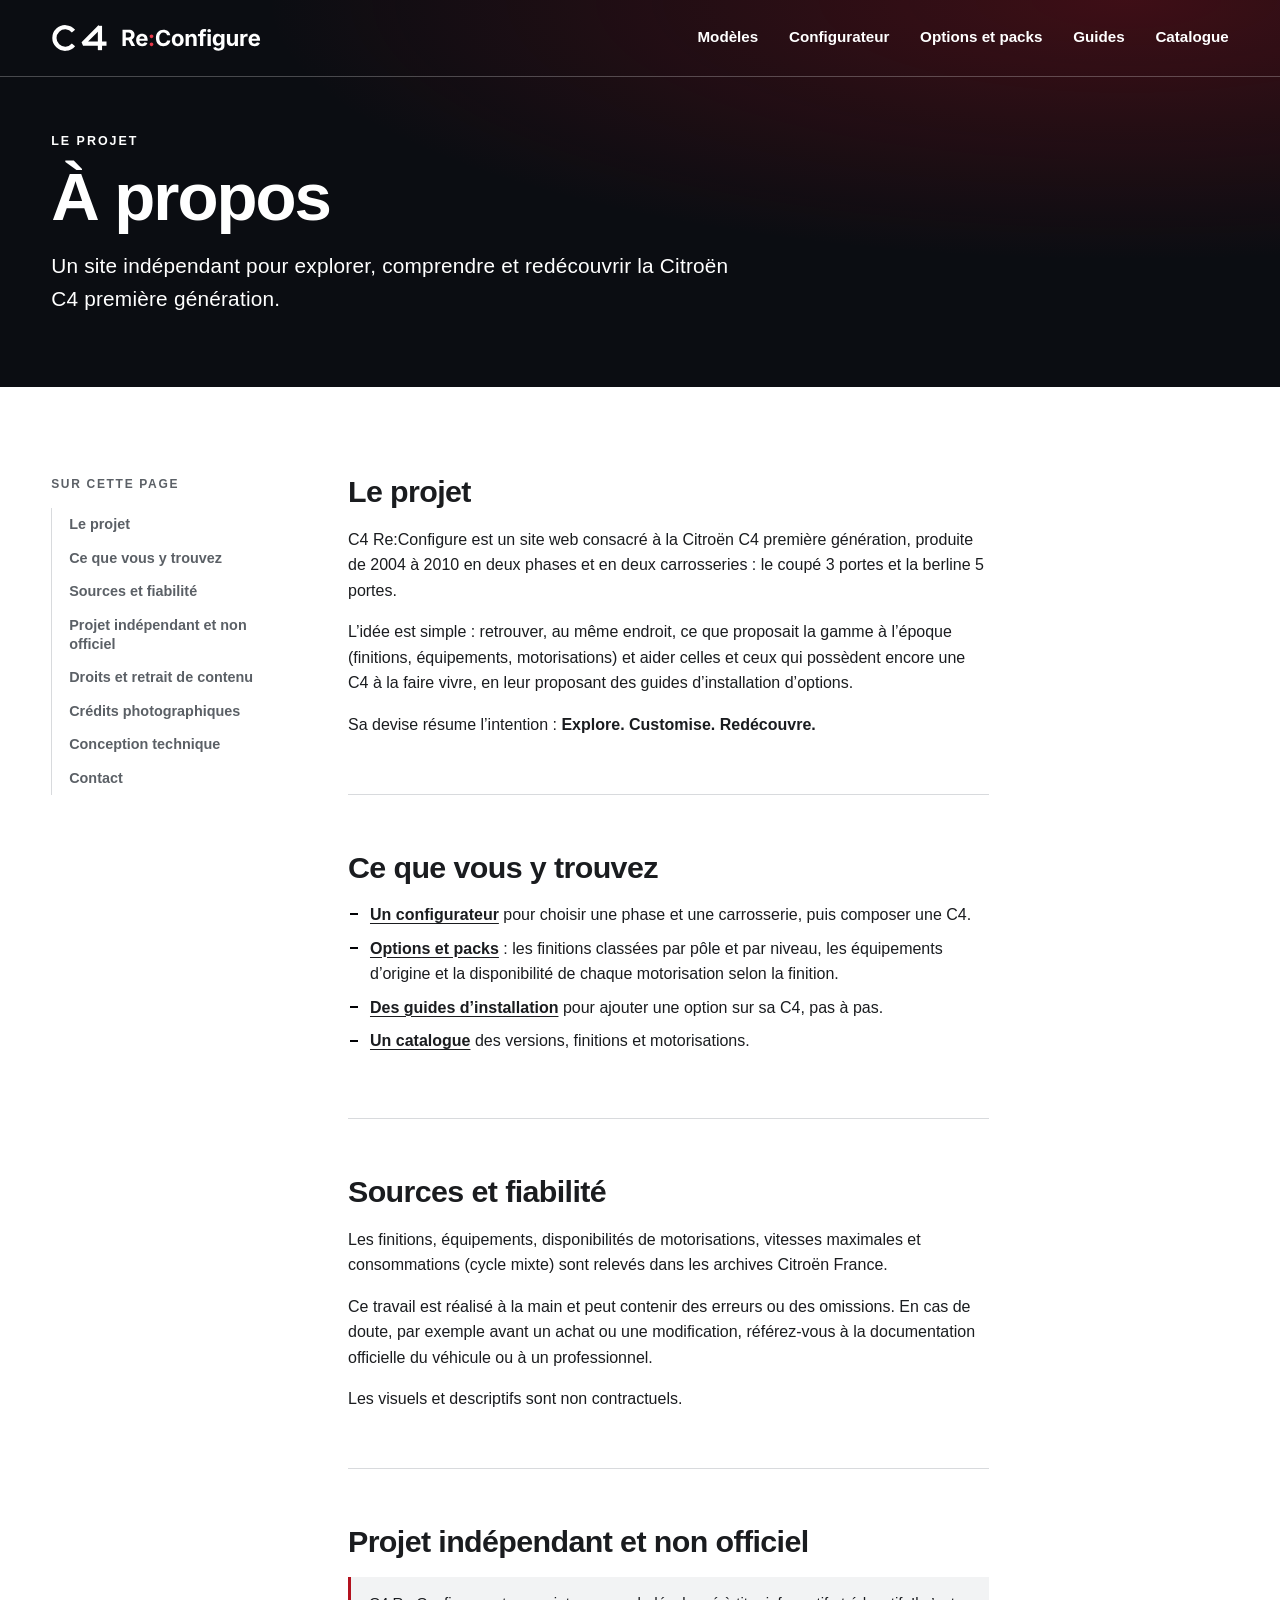
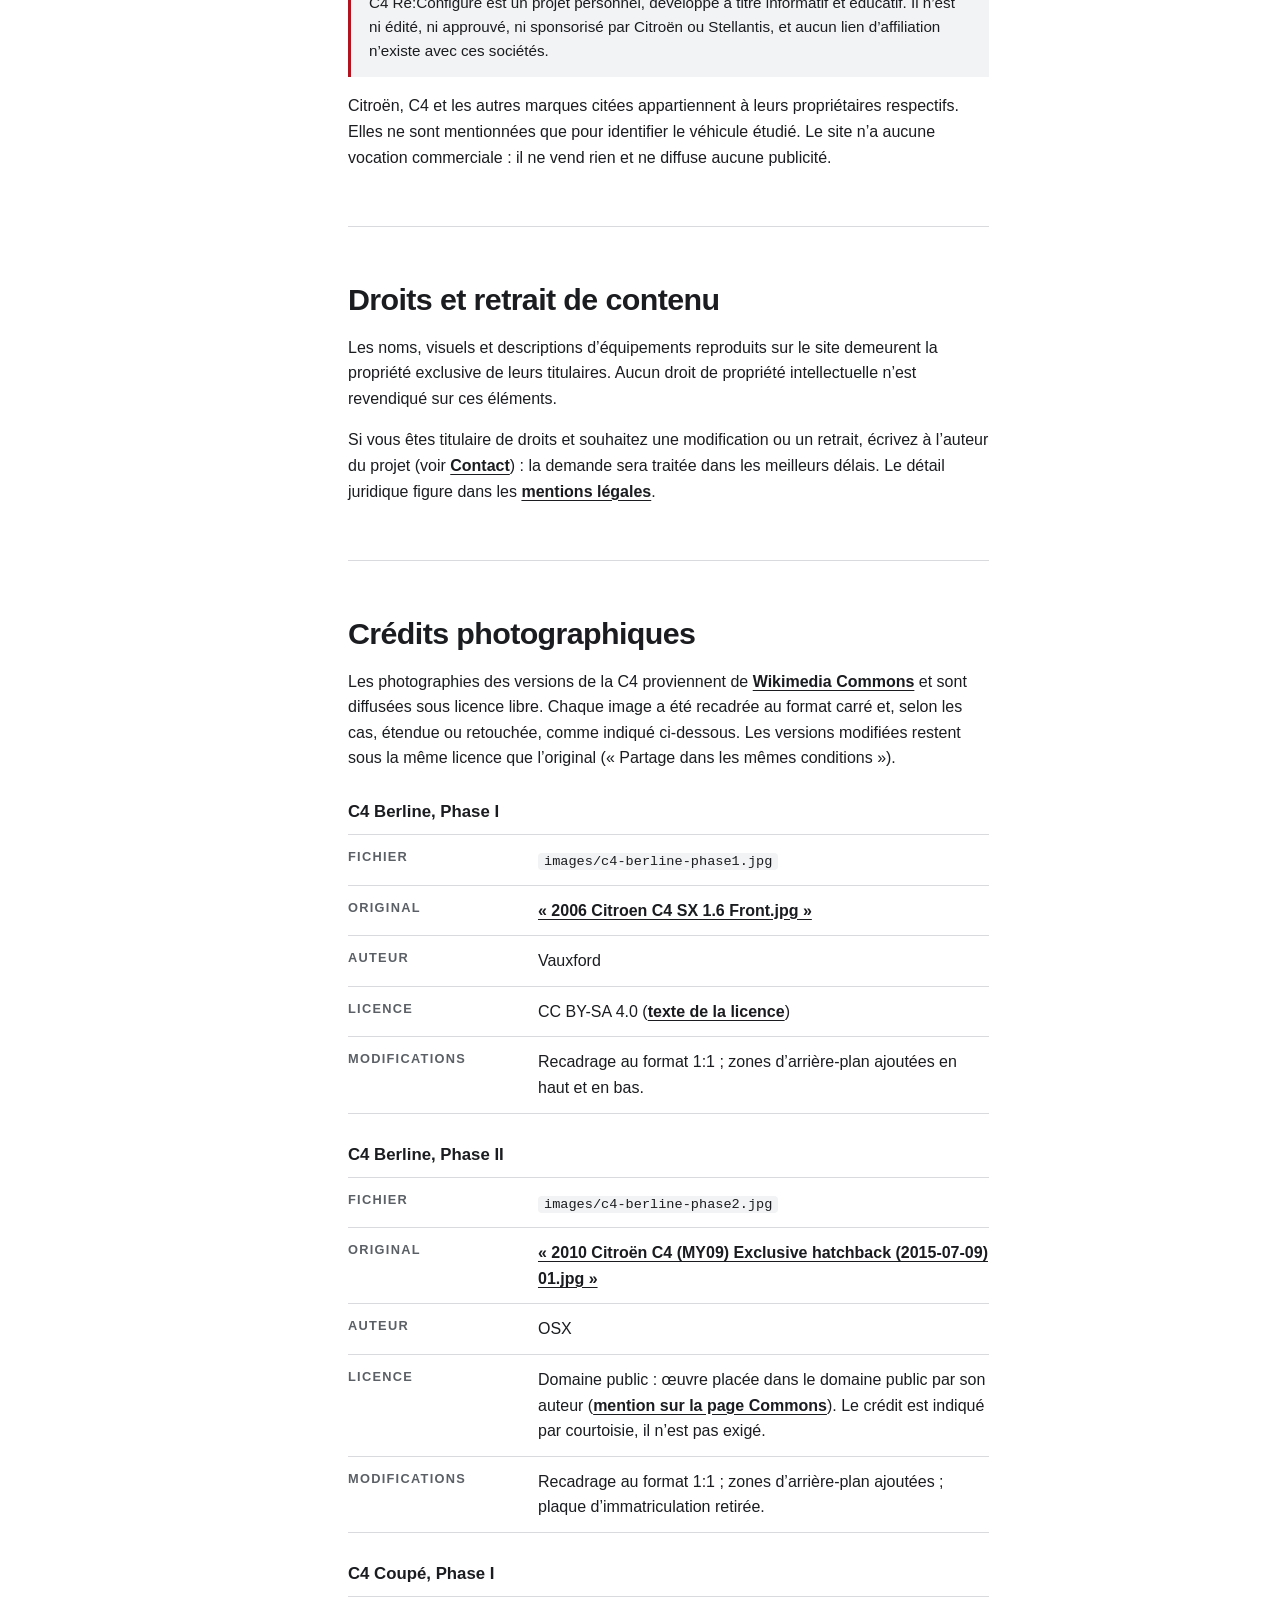
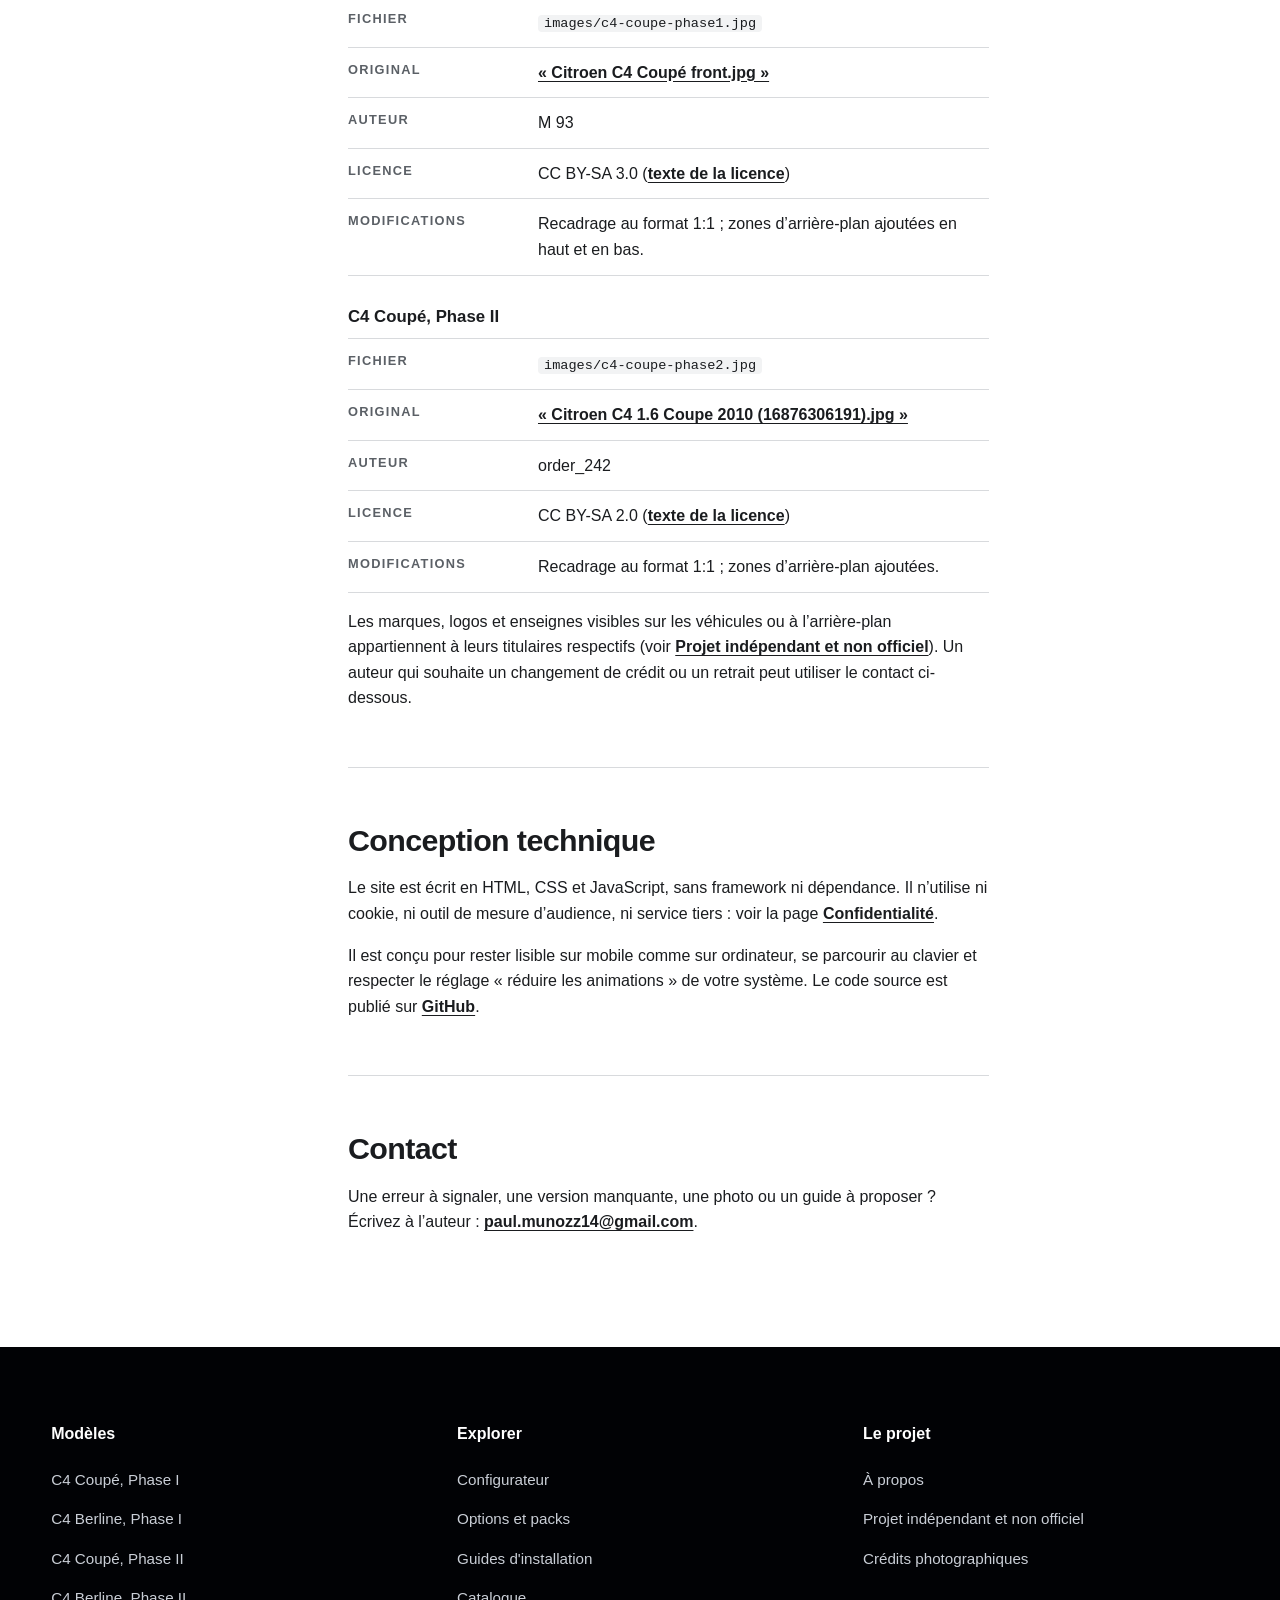
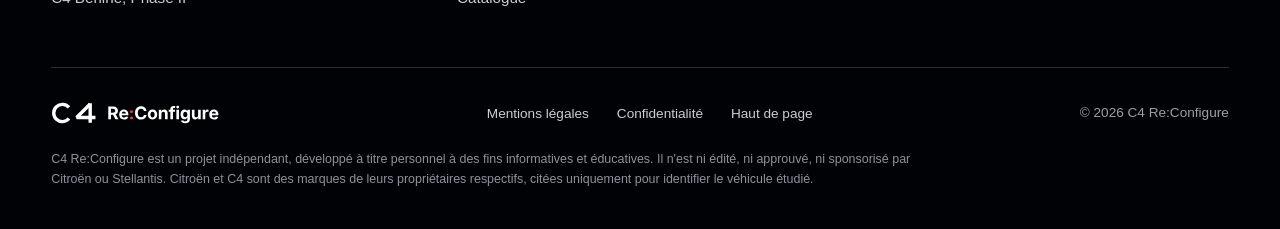
<file: pages/a-propos.html>
<!doctype html>
<html lang="fr" class="no-js">

<head>
    <meta charset="utf-8">
    <meta name="viewport" content="width=device-width, initial-scale=1">
    <title>À propos | C4 Re:Configure</title>
    <meta name="description"
        content="C4 Re:Configure est un projet indépendant et non officiel consacré à la Citroën C4 première génération (2004 à 2010) : objectifs, sources et statut du site.">
    <meta name="referrer" content="no-referrer">
    <meta name="theme-color" content="#010205">
    <link rel="icon" href="../assets/logo/logo-mark.svg" type="image/svg+xml">
    <link rel="stylesheet" href="../css/style.css">
    <link rel="stylesheet" href="../css/legal.css">
    <script src="../js/script.js" defer></script>
</head>

<body id="haut">
    <a class="skip-link" href="#contenu">Aller au contenu</a>

    <header class="site-header is-top">
        <div class="header-inner">
            <a class="brand" href="../index.html" aria-label="C4 Re:Configure, accueil">
                <img class="brand-logo brand-logo-light" src="../assets/logo/logo-white.svg" alt="" width="323"
                    height="46">
                <img class="brand-logo brand-logo-dark" src="../assets/logo/logo.svg" alt="" width="323" height="46">
            </a>

            <button class="menu-toggle" type="button" aria-expanded="false" aria-controls="menu-principal">
                <span class="menu-toggle-label">Menu</span>
                <span class="menu-toggle-bars" aria-hidden="true"><i></i><i></i><i></i></span>
            </button>

            <nav class="main-nav" id="menu-principal" aria-label="Navigation principale">
                <ul>
                    <li><a href="../index.html#modeles">Modèles</a></li>
                    <li><a href="configurateur.html">Configurateur</a></li>
                    <li><a href="options.html">Options et packs</a></li>
                    <li><a href="guides.html">Guides</a></li>
                    <li><a href="catalogue.html">Catalogue</a></li>
                </ul>
            </nav>
        </div>
    </header>

    <main id="contenu">

        <section class="doc-hero" aria-labelledby="titre-page">
            <div class="doc-hero-content">
                <p class="eyebrow">Le projet</p>
                <h1 id="titre-page">À propos</h1>
                <p class="doc-hero-lead">Un site indépendant pour explorer, comprendre et redécouvrir la Citroën C4
                    première génération.</p>
            </div>
        </section>

        <div class="doc">
            <div class="container">
                <div class="doc-layout">

                    <nav class="doc-toc" aria-label="Sur cette page">
                        <p class="doc-toc-title">Sur cette page</p>
                        <ol>
                            <li><a href="#projet">Le projet</a></li>
                            <li><a href="#contenu-site">Ce que vous y trouvez</a></li>
                            <li><a href="#sources">Sources et fiabilité</a></li>
                            <li><a href="#non-affiliation">Projet indépendant et non officiel</a></li>
                            <li><a href="#droits">Droits et retrait de contenu</a></li>
                            <li><a href="#credits-photos">Crédits photographiques</a></li>
                            <li><a href="#technique">Conception technique</a></li>
                            <li><a href="#contact">Contact</a></li>
                        </ol>
                    </nav>

                    <div class="prose">

                        <section id="projet" aria-labelledby="t-projet">
                            <h2 id="t-projet">Le projet</h2>
                            <p>C4 Re:Configure est un site web consacré à la Citroën C4 première génération, produite de
                                2004 à 2010 en deux phases et en deux carrosseries : le coupé 3 portes et la berline 5
                                portes.</p>
                            <p>L’idée est simple : retrouver, au même endroit, ce que proposait la gamme à l’époque
                                (finitions, équipements, motorisations) et aider celles et ceux qui possèdent encore une
                                C4 à la faire vivre, en leur proposant des guides d’installation d’options.</p>
                            <p>Sa devise résume l’intention : <strong>Explore. Customise. Redécouvre.</strong></p>
                        </section>

                        <section id="contenu-site" aria-labelledby="t-contenu">
                            <h2 id="t-contenu">Ce que vous y trouvez</h2>
                            <ul>
                                <li><strong><a href="configurateur.html">Un configurateur</a></strong> pour choisir une
                                    phase et une carrosserie, puis
                                    composer une C4.</li>
                                <li><strong><a href="options.html">Options et packs</a></strong> : les finitions
                                    classées par pôle et par niveau, les équipements d’origine et la disponibilité de
                                    chaque motorisation selon la finition.</li>
                                <li><strong><a href="guides.html">Des guides d’installation</a></strong> pour ajouter
                                    une option sur sa C4, pas à
                                    pas.</li>
                                <li><strong><a href="catalogue.html">Un catalogue</a></strong> des versions, finitions
                                    et motorisations.</li>
                            </ul>
                        </section>

                        <section id="sources" aria-labelledby="t-sources">
                            <h2 id="t-sources">Sources et fiabilité</h2>
                            <p>Les finitions, équipements, disponibilités de motorisations, vitesses maximales et
                                consommations (cycle mixte) sont relevés dans les archives Citroën France.</p>
                            <p>Ce travail est réalisé à la main et peut contenir des erreurs ou des omissions. En cas de
                                doute, par exemple avant un achat ou une modification, référez-vous à la documentation
                                officielle du véhicule ou à un professionnel.</p>
                            <p>Les visuels et descriptifs sont non contractuels.</p>
                        </section>

                        <section id="non-affiliation" aria-labelledby="t-non-affiliation">
                            <h2 id="t-non-affiliation">Projet indépendant et non officiel</h2>
                            <p class="callout">C4 Re:Configure est un projet personnel, développé à titre informatif et
                                éducatif. Il n’est ni édité, ni approuvé, ni sponsorisé par Citroën ou Stellantis, et
                                aucun lien d’affiliation n’existe avec ces sociétés.</p>
                            <p>Citroën, C4 et les autres marques citées appartiennent à leurs propriétaires respectifs.
                                Elles ne sont mentionnées que pour identifier le véhicule étudié. Le site n’a aucune
                                vocation commerciale : il ne vend rien et ne diffuse aucune publicité.</p>
                        </section>

                        <section id="droits" aria-labelledby="t-droits">
                            <h2 id="t-droits">Droits et retrait de contenu</h2>
                            <p>Les noms, visuels et descriptions d’équipements reproduits sur le site demeurent la
                                propriété exclusive de leurs titulaires. Aucun droit de propriété intellectuelle n’est
                                revendiqué sur ces éléments.</p>
                            <p>Si vous êtes titulaire de droits et souhaitez une modification ou un retrait, écrivez à
                                l’auteur du projet (voir <a href="#contact">Contact</a>) : la demande sera traitée dans
                                les meilleurs délais. Le détail juridique figure dans les <a
                                    href="mentions-legales.html">mentions légales</a>.</p>
                        </section>

                        <section id="credits-photos" aria-labelledby="t-credits-photos">
                            <h2 id="t-credits-photos">Crédits photographiques</h2>
                            <p>Les photographies des versions de la C4
                                proviennent de <a href="https://commons.wikimedia.org/"
                                    rel="noopener noreferrer">Wikimedia Commons</a> et sont diffusées sous licence
                                libre. Chaque image a été recadrée au format carré et, selon les cas, étendue ou
                                retouchée, comme indiqué ci-dessous. Les versions modifiées restent sous la même licence
                                que l’original (« Partage dans les mêmes conditions »).</p>

                            <h3>C4 Berline, Phase I</h3>
                            <dl>
                                <dt>Fichier</dt>
                                <dd><code>images/c4-berline-phase1.jpg</code></dd>
                                <dt>Original</dt>
                                <dd><a href="https://commons.wikimedia.org/wiki/File:2006_Citroen_C4_SX_1.6_Front.jpg"
                                        rel="noopener noreferrer">« 2006 Citroen C4 SX 1.6 Front.jpg »</a></dd>
                                <dt>Auteur</dt>
                                <dd>Vauxford</dd>
                                <dt>Licence</dt>
                                <dd>CC BY-SA 4.0 (<a href="https://creativecommons.org/licenses/by-sa/4.0/deed.fr"
                                        rel="noopener noreferrer">texte de la licence</a>)</dd>
                                <dt>Modifications</dt>
                                <dd>Recadrage au format 1:1 ; zones d’arrière-plan ajoutées en haut et en bas.</dd>
                            </dl>

                            <h3>C4 Berline, Phase II</h3>
                            <dl>
                                <dt>Fichier</dt>
                                <dd><code>images/c4-berline-phase2.jpg</code></dd>
                                <dt>Original</dt>
                                <dd><a href="https://commons.wikimedia.org/wiki/File:2010_Citro%C3%ABn_C4_(MY09)_Exclusive_hatchback_(2015-07-09)_01.jpg"
                                        rel="noopener noreferrer">« 2010 Citroën C4 (MY09) Exclusive hatchback
                                        (2015-07-09) 01.jpg »</a></dd>
                                <dt>Auteur</dt>
                                <dd>OSX</dd>
                                <dt>Licence</dt>
                                <dd>Domaine public : œuvre placée dans le domaine public par son auteur (<a
                                        href="https://commons.wikimedia.org/wiki/File:2010_Citro%C3%ABn_C4_(MY09)_Exclusive_hatchback_(2015-07-09)_01.jpg"
                                        rel="noopener noreferrer">mention sur la page Commons</a>). Le crédit est
                                    indiqué par courtoisie, il n’est pas exigé.</dd>
                                <dt>Modifications</dt>
                                <dd>Recadrage au format 1:1 ; zones d’arrière-plan ajoutées ; plaque d’immatriculation
                                    retirée.</dd>
                            </dl>

                            <h3>C4 Coupé, Phase I</h3>
                            <dl>
                                <dt>Fichier</dt>
                                <dd><code>images/c4-coupe-phase1.jpg</code></dd>
                                <dt>Original</dt>
                                <dd><a href="https://commons.wikimedia.org/wiki/File:Citroen_C4_Coup%C3%A9_front.jpg"
                                        rel="noopener noreferrer">« Citroen C4 Coupé front.jpg »</a></dd>
                                <dt>Auteur</dt>
                                <dd>M 93</dd>
                                <dt>Licence</dt>
                                <dd>CC BY-SA 3.0 (<a href="https://creativecommons.org/licenses/by-sa/3.0/deed.fr"
                                        rel="noopener noreferrer">texte de la licence</a>)</dd>
                                <dt>Modifications</dt>
                                <dd>Recadrage au format 1:1 ; zones d’arrière-plan ajoutées en haut et en bas.</dd>
                            </dl>

                            <h3>C4 Coupé, Phase II</h3>
                            <dl>
                                <dt>Fichier</dt>
                                <dd><code>images/c4-coupe-phase2.jpg</code></dd>
                                <dt>Original</dt>
                                <dd><a href="https://commons.wikimedia.org/wiki/File:Citroen_C4_1.6_Coupe_2010_(16876306191).jpg"
                                        rel="noopener noreferrer">« Citroen C4 1.6 Coupe 2010 (16876306191).jpg »</a>
                                </dd>
                                <dt>Auteur</dt>
                                <dd>order_242</dd>
                                <dt>Licence</dt>
                                <dd>CC BY-SA 2.0 (<a href="https://creativecommons.org/licenses/by-sa/2.0/deed.fr"
                                        rel="noopener noreferrer">texte de la licence</a>)</dd>
                                <dt>Modifications</dt>
                                <dd>Recadrage au format 1:1 ; zones d’arrière-plan ajoutées.</dd>
                            </dl>

                            <p>Les marques, logos et enseignes visibles sur les véhicules ou à l’arrière-plan
                                appartiennent à leurs titulaires respectifs (voir <a href="#non-affiliation">Projet
                                    indépendant et non officiel</a>). Un auteur qui souhaite un changement de crédit ou
                                un retrait peut utiliser le contact ci-dessous.</p>
                        </section>

                        <section id="technique" aria-labelledby="t-technique">
                            <h2 id="t-technique">Conception technique</h2>
                            <p>Le site est écrit en HTML, CSS et JavaScript, sans framework ni dépendance. Il n’utilise
                                ni cookie, ni outil de mesure d’audience, ni service tiers : voir la page <a
                                    href="confidentialite.html">Confidentialité</a>.</p>
                            <p>Il est conçu pour rester lisible sur mobile comme sur ordinateur, se parcourir au clavier
                                et respecter le réglage « réduire les animations » de votre système. Le code source est
                                publié sur <a href="https://github.com/paulmunoz14/C4-Re-Configure"
                                    rel="noopener noreferrer">GitHub</a>.</p>
                        </section>

                        <section id="contact" aria-labelledby="t-contact">
                            <h2 id="t-contact">Contact</h2>
                            <p>Une erreur à signaler, une version manquante, une photo ou un guide à proposer ? Écrivez
                                à l’auteur : <a href="mailto:paul.munozz14@gmail.com">paul.munozz14@gmail.com</a>.</p>
                        </section>

                    </div>
                </div>
            </div>
        </div>

    </main>

    <footer class="site-footer">
        <div class="container">
            <div class="footer-columns">
                <section class="footer-col">
                    <h2 class="footer-title"><button class="footer-toggle" type="button"
                            aria-controls="f-modeles"><span>Modèles</span><i aria-hidden="true"></i></button></h2>
                    <ul class="footer-list" id="f-modeles">
                        <li><a href="configurateur.html?phase=1&amp;carrosserie=coupe">C4 Coupé, Phase I</a></li>
                        <li><a href="configurateur.html?phase=1&amp;carrosserie=berline">C4 Berline, Phase I</a></li>
                        <li><a href="configurateur.html?phase=2&amp;carrosserie=coupe">C4 Coupé, Phase II</a></li>
                        <li><a href="configurateur.html?phase=2&amp;carrosserie=berline">C4 Berline, Phase II</a></li>
                    </ul>
                </section>

                <section class="footer-col">
                    <h2 class="footer-title"><button class="footer-toggle" type="button"
                            aria-controls="f-explorer"><span>Explorer</span><i aria-hidden="true"></i></button></h2>
                    <ul class="footer-list" id="f-explorer">
                        <li><a href="configurateur.html">Configurateur</a></li>
                        <li><a href="options.html">Options et packs</a></li>
                        <li><a href="guides.html">Guides d'installation</a></li>
                        <li><a href="catalogue.html">Catalogue</a></li>
                    </ul>
                </section>

                <section class="footer-col">
                    <h2 class="footer-title"><button class="footer-toggle" type="button"
                            aria-controls="f-projet"><span>Le projet</span><i aria-hidden="true"></i></button></h2>
                    <ul class="footer-list" id="f-projet">
                        <li><a href="a-propos.html">À propos</a></li>
                        <li><a href="a-propos.html#non-affiliation">Projet indépendant et non officiel</a></li>
                        <li><a href="a-propos.html#credits-photos">Crédits photographiques</a></li>
                    </ul>
                </section>
            </div>

            <div class="footer-bottom">
                <a class="footer-logo" href="../index.html" aria-label="C4 Re:Configure, accueil">
                    <img src="../assets/logo/logo-white.svg" alt="" width="323" height="46">
                </a>
                <ul class="footer-legal">
                    <li><a href="mentions-legales.html">Mentions légales</a></li>
                    <li><a href="confidentialite.html">Confidentialité</a></li>
                    <li><a href="#haut">Haut de page</a></li>
                </ul>
                <p class="footer-copy">© 2026 C4 Re:Configure</p>
            </div>

            <p class="footer-small">C4 Re:Configure est un projet indépendant, développé à titre personnel à des fins
                informatives et éducatives. Il n'est ni édité, ni approuvé, ni sponsorisé par Citroën ou Stellantis.
                Citroën et C4 sont des marques de leurs propriétaires respectifs, citées uniquement pour identifier le
                véhicule étudié.</p>
        </div>
    </footer>

</body>

</html>
</file>
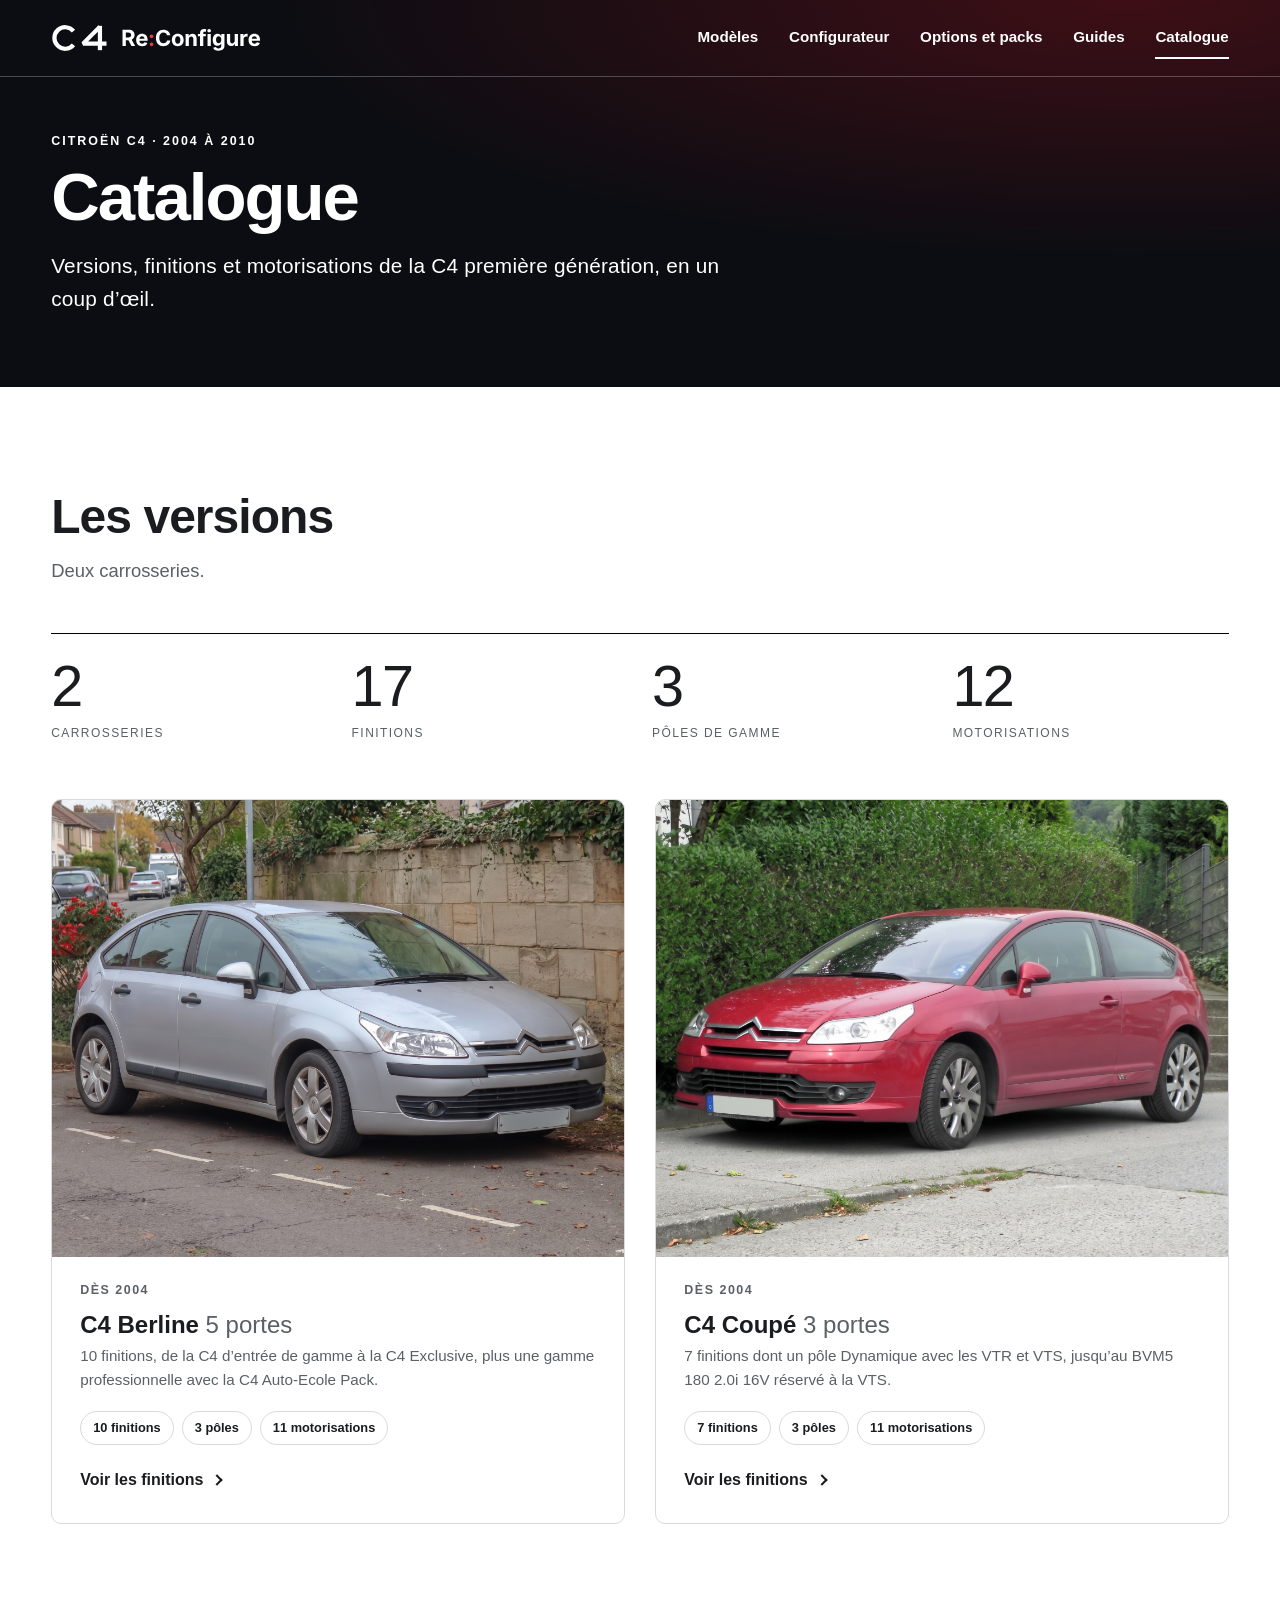
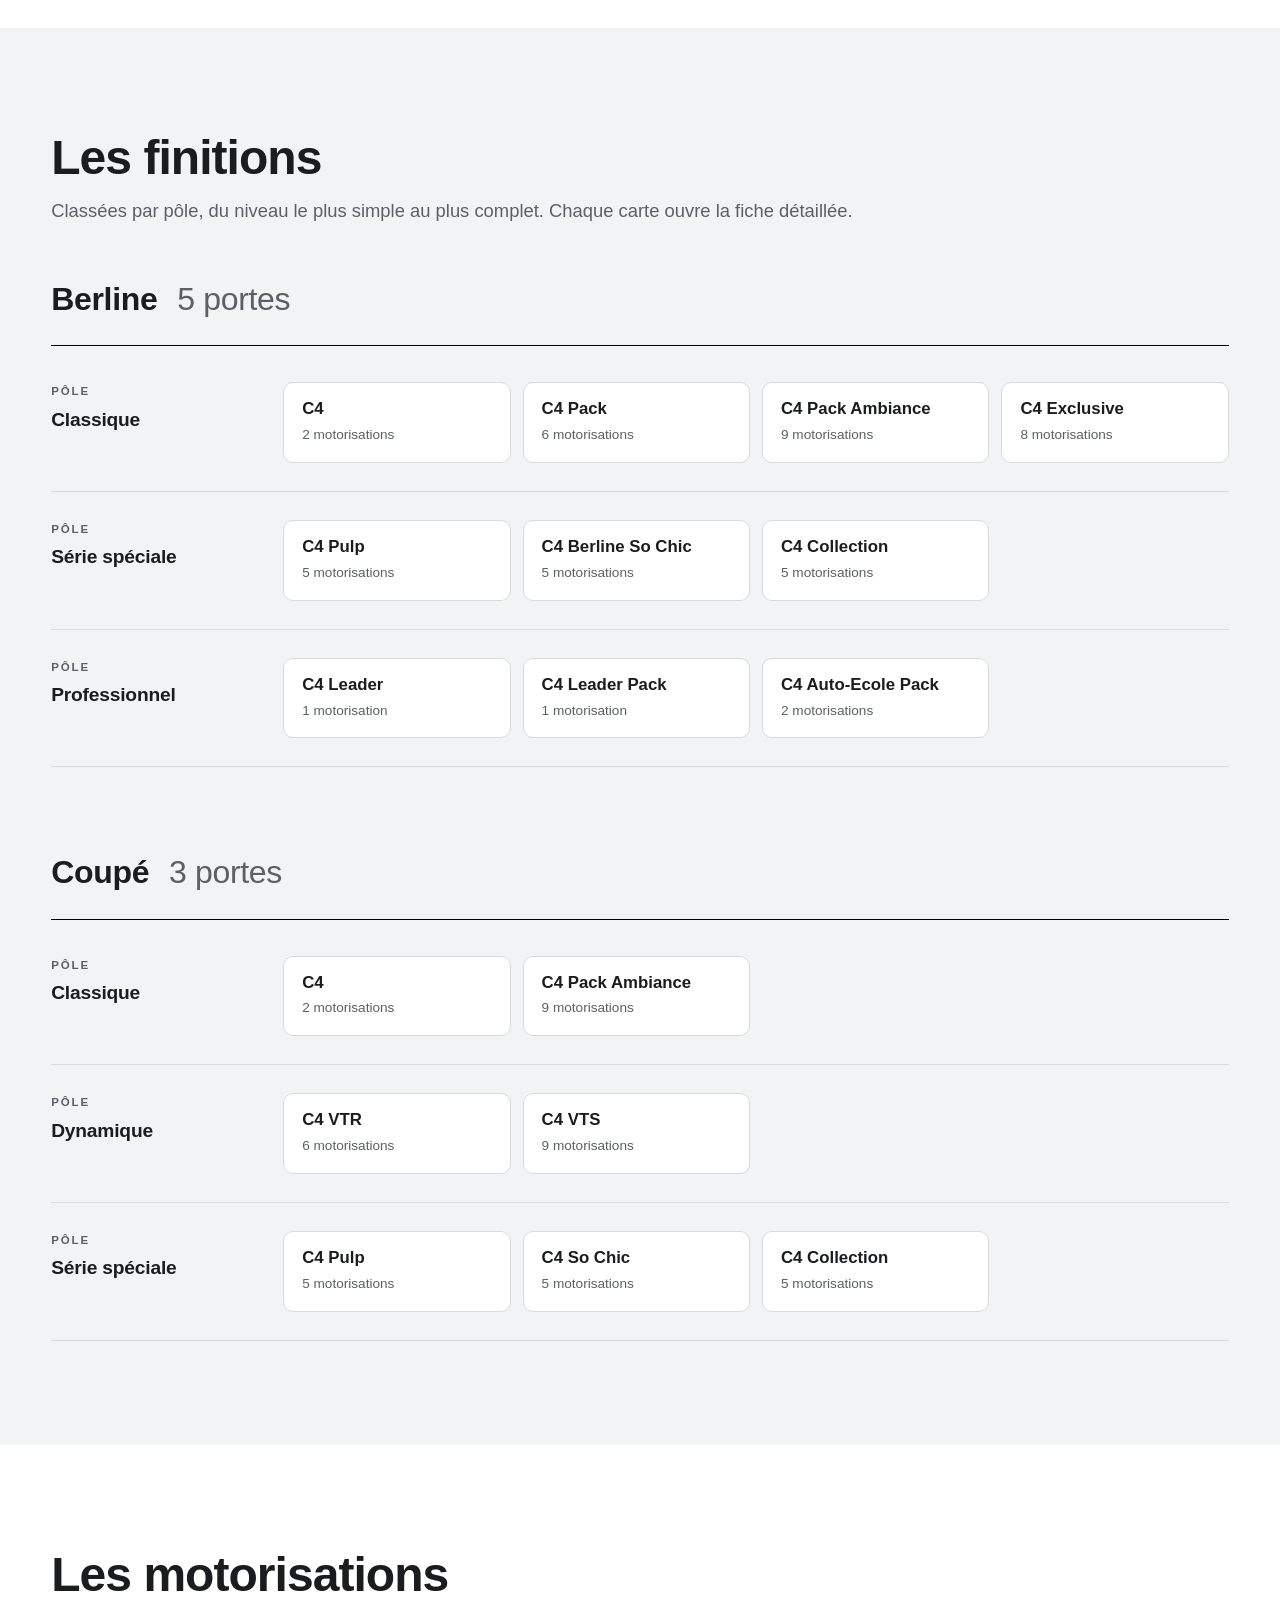
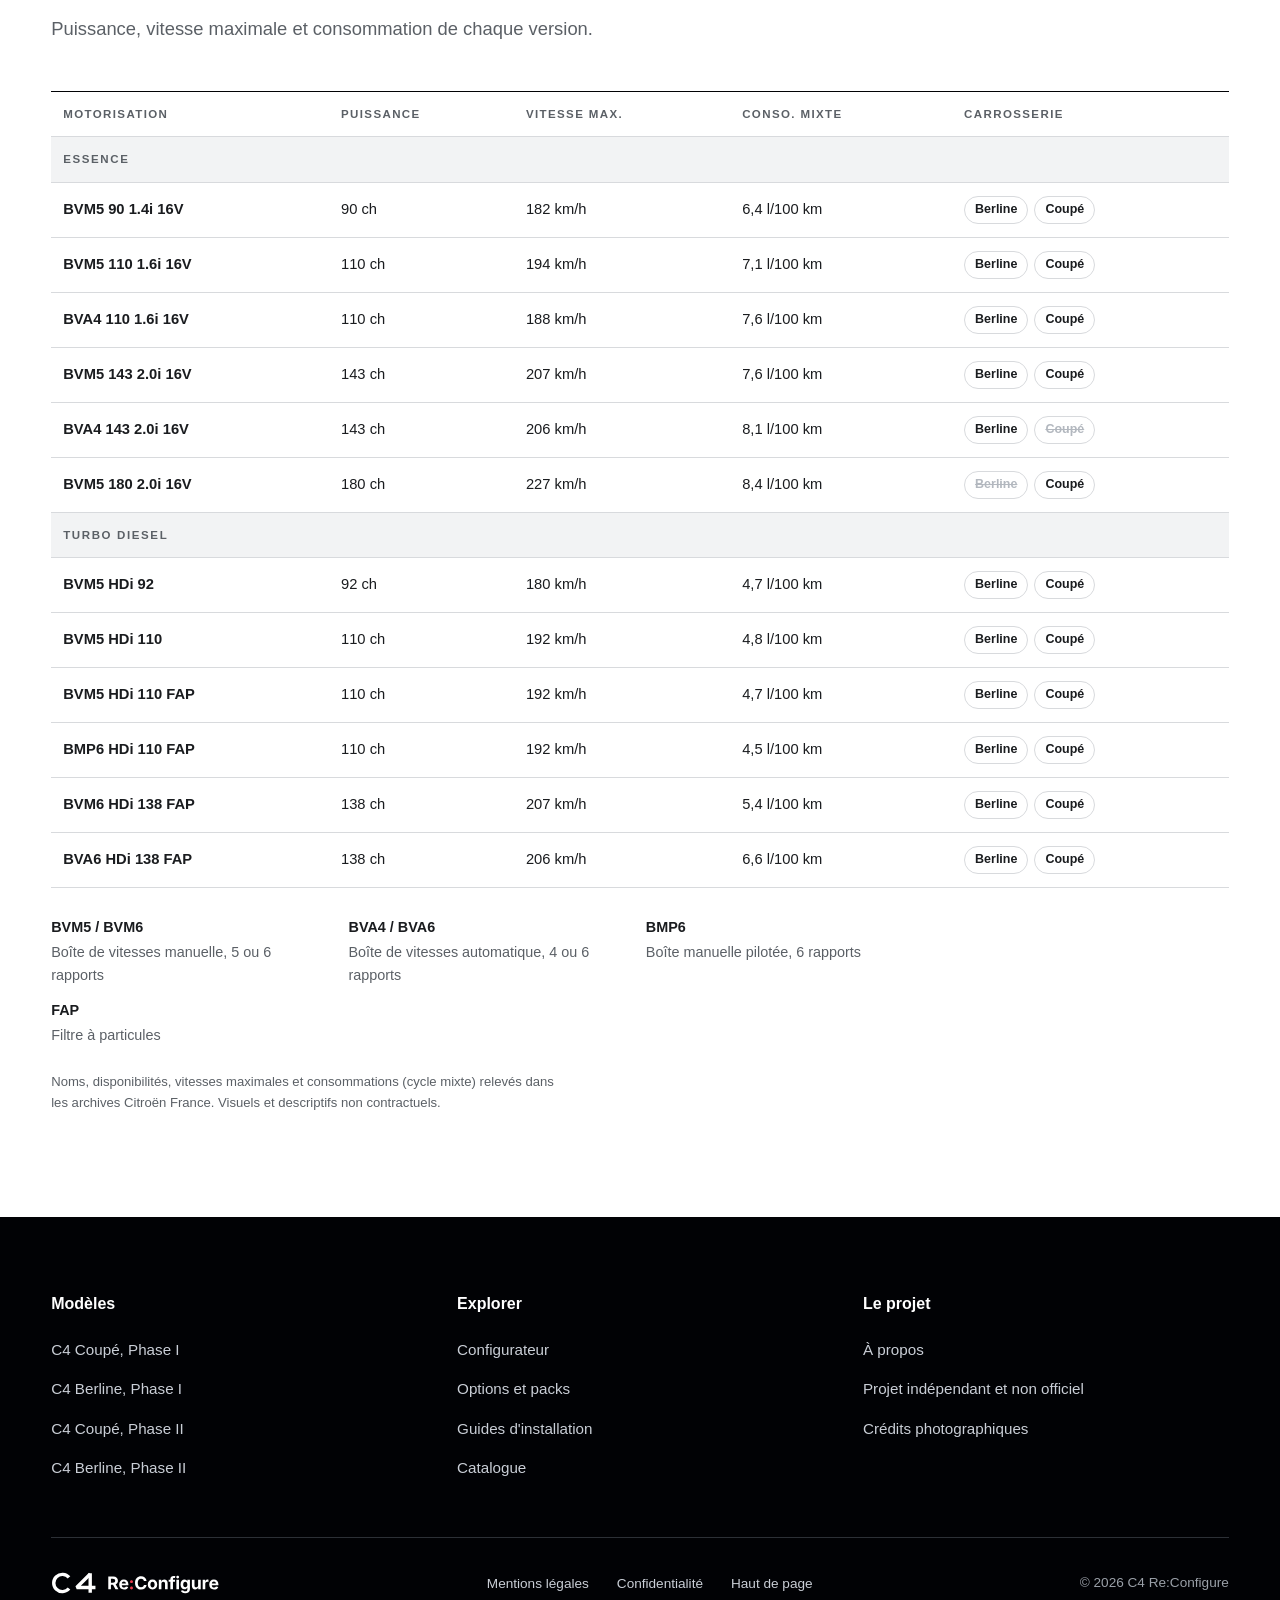
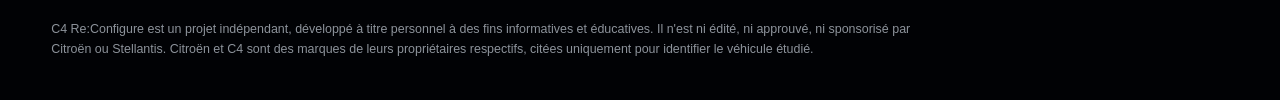
<file: pages/catalogue.html>
<!doctype html>
<html lang="fr" class="no-js">

<head>
    <meta charset="utf-8">
    <meta name="viewport" content="width=device-width, initial-scale=1">
    <title>Catalogue | C4 Re:Configure</title>
    <meta name="description"
        content="Catalogue de la Citroën C4 Berline et Coupé : versions, finitions par pôle et motorisations avec puissance, vitesse maximale et consommation.">
    <meta name="referrer" content="no-referrer">
    <meta name="theme-color" content="#010205">
    <link rel="icon" href="../assets/logo/logo-mark.svg" type="image/svg+xml">
    <link rel="stylesheet" href="../css/style.css">
    <link rel="stylesheet" href="../css/legal.css">
    <link rel="stylesheet" href="../css/catalogue.css">
    <script src="../js/script.js" defer></script>
</head>

<body id="haut">
    <a class="skip-link" href="#contenu">Aller au contenu</a>

    <header class="site-header is-top">
        <div class="header-inner">
            <a class="brand" href="../index.html" aria-label="C4 Re:Configure, accueil">
                <img class="brand-logo brand-logo-light" src="../assets/logo/logo-white.svg" alt="" width="323"
                    height="46">
                <img class="brand-logo brand-logo-dark" src="../assets/logo/logo.svg" alt="" width="323" height="46">
            </a>

            <button class="menu-toggle" type="button" aria-expanded="false" aria-controls="menu-principal">
                <span class="menu-toggle-label">Menu</span>
                <span class="menu-toggle-bars" aria-hidden="true"><i></i><i></i><i></i></span>
            </button>

            <nav class="main-nav" id="menu-principal" aria-label="Navigation principale">
                <ul>
                    <li><a href="../index.html#modeles">Modèles</a></li>
                    <li><a href="configurateur.html">Configurateur</a></li>
                    <li><a href="options.html">Options et packs</a></li>
                    <li><a href="guides.html">Guides</a></li>
                    <li><a href="catalogue.html" aria-current="page">Catalogue</a></li>
                </ul>
            </nav>
        </div>
    </header>

    <main id="contenu">

        <section class="doc-hero" aria-labelledby="titre-page">
            <div class="doc-hero-content">
                <p class="eyebrow">Citroën C4 · 2004 à 2010</p>
                <h1 id="titre-page">Catalogue</h1>
                <p class="doc-hero-lead">Versions, finitions et motorisations de la C4 première génération, en un coup
                    d’œil.</p>
            </div>
        </section>

        <!-- VUE D'ENSEMBLE -->
        <section class="cat-section" id="versions" aria-labelledby="t-versions">
            <div class="container">
                <header class="cat-head">
                    <h2 id="t-versions">Les versions</h2>
                    <p class="section-lead">Deux carrosseries.</p>
                </header>

                <ul class="cat-figures" aria-label="La gamme en chiffres">
                    <li><strong>2</strong><span>carrosseries</span></li>
                    <li><strong>17</strong><span>finitions</span></li>
                    <li><strong>3</strong><span>pôles de gamme</span></li>
                    <li><strong>12</strong><span>motorisations</span></li>
                </ul>

                <div class="version-grid" style="margin-top: clamp(32px, 5vw, 56px);">
                    <a class="version" href="options.html?carrosserie=berline#finitions">
                        <figure class="media version-media"
                            data-label="Image introuvable : images/c4-berline-phase1.jpg (5:4)">
                            <img src="../images/c4-berline-phase1.jpg" alt="Citroën C4 Berline 5 portes" width="1000"
                                height="800" loading="lazy">
                        </figure>
                        <span class="tag">Dès 2004</span>
                        <h3>C4 Berline <span>5 portes</span></h3>
                        <p class="version-text">10 finitions, de la C4 d’entrée de gamme à la C4 Exclusive, plus une
                            gamme professionnelle avec la C4 Auto-Ecole Pack.</p>
                        <ul class="version-stats">
                            <li>10 finitions</li>
                            <li>3 pôles</li>
                            <li>11 motorisations</li>
                        </ul>
                        <span class="link-text">Voir les finitions</span>
                    </a>

                    <a class="version" href="options.html?carrosserie=coupe#finitions">
                        <figure class="media version-media"
                            data-label="Image introuvable : images/c4-coupe-phase1.jpg (5:4)">
                            <img src="../images/c4-coupe-phase1.jpg" alt="Citroën C4 Coupé 3 portes" width="1000"
                                height="800" loading="lazy">
                        </figure>
                        <span class="tag">Dès 2004</span>
                        <h3>C4 Coupé <span>3 portes</span></h3>
                        <p class="version-text">7 finitions dont un pôle Dynamique avec les VTR et VTS, jusqu’au BVM5 180 2.0i
                            16V réservé à la VTS.</p>
                        <ul class="version-stats">
                            <li>7 finitions</li>
                            <li>3 pôles</li>
                            <li>11 motorisations</li>
                        </ul>
                        <span class="link-text">Voir les finitions</span>
                    </a>
                </div>
            </div>
        </section>

        <!-- FINITIONS -->
        <section class="cat-section cat-section--grey" id="finitions" aria-labelledby="t-finitions">
            <div class="container">
                <header class="cat-head">
                    <h2 id="t-finitions">Les finitions</h2>
                    <p class="section-lead">Classées par pôle, du niveau le plus simple au plus complet. Chaque carte
                        ouvre la fiche détaillée.</p>
                </header>

                <!-- Berline -->
                <div class="cat-body">
                    <h3 class="cat-body-title">Berline <span>5 portes</span></h3>

                    <div class="cat-pole">
                        <h4><small>Pôle</small>Classique</h4>
                        <div class="cat-grades">
                            <a class="cat-grade" href="options.html#finition-berline-c4"><span
                                    class="cat-grade-name">C4</span><span class="cat-grade-meta">2
                                    motorisations</span></a>
                            <a class="cat-grade" href="options.html#finition-berline-pack"><span
                                    class="cat-grade-name">C4 Pack</span><span class="cat-grade-meta">6
                                    motorisations</span></a>
                            <a class="cat-grade" href="options.html#finition-berline-pack-ambiance"><span
                                    class="cat-grade-name">C4 Pack Ambiance</span><span class="cat-grade-meta">9
                                    motorisations</span></a>
                            <a class="cat-grade" href="options.html#finition-berline-exclusive"><span
                                    class="cat-grade-name">C4 Exclusive</span><span class="cat-grade-meta">8
                                    motorisations</span></a>
                        </div>
                    </div>

                    <div class="cat-pole">
                        <h4><small>Pôle</small>Série spéciale</h4>
                        <div class="cat-grades">
                            <a class="cat-grade" href="options.html#finition-berline-pulp"><span
                                    class="cat-grade-name">C4 Pulp</span><span class="cat-grade-meta">5
                                    motorisations</span></a>
                            <a class="cat-grade" href="options.html#finition-berline-so-chic"><span
                                    class="cat-grade-name">C4 Berline So Chic</span><span class="cat-grade-meta">5
                                    motorisations</span></a>
                            <a class="cat-grade" href="options.html#finition-berline-collection"><span
                                    class="cat-grade-name">C4 Collection</span><span class="cat-grade-meta">5
                                    motorisations</span></a>
                        </div>
                    </div>

                    <div class="cat-pole">
                        <h4><small>Pôle</small>Professionnel</h4>
                        <div class="cat-grades">
                            <a class="cat-grade" href="options.html#finition-berline-leader"><span
                                    class="cat-grade-name">C4 Leader</span><span class="cat-grade-meta">1
                                    motorisation</span></a>
                            <a class="cat-grade" href="options.html#finition-berline-leader-pack"><span
                                    class="cat-grade-name">C4 Leader Pack</span><span class="cat-grade-meta">1
                                    motorisation</span></a>
                            <a class="cat-grade" href="options.html#finition-berline-auto-ecole-pack"><span
                                    class="cat-grade-name">C4 Auto-Ecole Pack</span><span class="cat-grade-meta">2
                                    motorisations</span></a>
                        </div>
                    </div>
                </div>

                <!-- Coupé -->
                <div class="cat-body">
                    <h3 class="cat-body-title">Coupé <span>3 portes</span></h3>

                    <div class="cat-pole">
                        <h4><small>Pôle</small>Classique</h4>
                        <div class="cat-grades">
                            <a class="cat-grade" href="options.html#finition-coupe-c4"><span
                                    class="cat-grade-name">C4</span><span class="cat-grade-meta">2
                                    motorisations</span></a>
                            <a class="cat-grade" href="options.html#finition-coupe-pack-ambiance"><span
                                    class="cat-grade-name">C4 Pack Ambiance</span><span class="cat-grade-meta">9
                                    motorisations</span></a>
                        </div>
                    </div>

                    <div class="cat-pole">
                        <h4><small>Pôle</small>Dynamique</h4>
                        <div class="cat-grades">
                            <a class="cat-grade" href="options.html#finition-coupe-vtr"><span class="cat-grade-name">C4
                                    VTR</span><span class="cat-grade-meta">6 motorisations</span></a>
                            <a class="cat-grade" href="options.html#finition-coupe-vts"><span class="cat-grade-name">C4
                                    VTS</span><span class="cat-grade-meta">9 motorisations</span></a>
                        </div>
                    </div>

                    <div class="cat-pole">
                        <h4><small>Pôle</small>Série spéciale</h4>
                        <div class="cat-grades">
                            <a class="cat-grade" href="options.html#finition-coupe-pulp"><span class="cat-grade-name">C4
                                    Pulp</span><span class="cat-grade-meta">5 motorisations</span></a>
                            <a class="cat-grade" href="options.html#finition-coupe-so-chic"><span
                                    class="cat-grade-name">C4 So Chic</span><span class="cat-grade-meta">5
                                    motorisations</span></a>
                            <a class="cat-grade" href="options.html#finition-coupe-collection"><span
                                    class="cat-grade-name">C4 Collection</span><span class="cat-grade-meta">5
                                    motorisations</span></a>
                        </div>
                    </div>
                </div>
            </div>
        </section>

        <!-- MOTORISATIONS -->
        <section class="cat-section" id="motorisations" aria-labelledby="t-motorisations">
            <div class="container">
                <header class="cat-head">
                    <h2 id="t-motorisations">Les motorisations</h2>
                    <p class="section-lead">Puissance, vitesse maximale et consommation de chaque version.</p>
                </header>

                <div class="eng-wrap" role="region" tabindex="0"
                    aria-label="Tableau des motorisations (défilement horizontal)">
                    <table class="eng-table">
                        <caption class="sr-only">Motorisations de la C4 : puissance, vitesse maximale, consommation et
                            carrosseries disponibles</caption>
                        <thead>
                            <tr>
                                <th scope="col">Motorisation</th>
                                <th scope="col">Puissance</th>
                                <th scope="col">Vitesse max.</th>
                                <th scope="col">Conso. mixte</th>
                                <th scope="col">Carrosserie</th>
                            </tr>
                        </thead>
                        <tbody>
                            <tr class="eng-group">
                                <th scope="rowgroup" colspan="5">Essence</th>
                            </tr>
                            <tr>
                                <th scope="row">BVM5 90 1.4i 16V</th>
                                <td class="num">90 ch</td>
                                <td class="num">182 km/h</td>
                                <td class="num">6,4 l/100 km</td>
                                <td><span class="eng-bodies"><span>Berline</span><span>Coupé</span></span></td>
                            </tr>
                            <tr>
                                <th scope="row">BVM5 110 1.6i 16V</th>
                                <td class="num">110 ch</td>
                                <td class="num">194 km/h</td>
                                <td class="num">7,1 l/100 km</td>
                                <td><span class="eng-bodies"><span>Berline</span><span>Coupé</span></span></td>
                            </tr>
                            <tr>
                                <th scope="row">BVA4 110 1.6i 16V</th>
                                <td class="num">110 ch</td>
                                <td class="num">188 km/h</td>
                                <td class="num">7,6 l/100 km</td>
                                <td><span class="eng-bodies"><span>Berline</span><span>Coupé</span></span></td>
                            </tr>
                            <tr>
                                <th scope="row">BVM5 143 2.0i 16V</th>
                                <td class="num">143 ch</td>
                                <td class="num">207 km/h</td>
                                <td class="num">7,6 l/100 km</td>
                                <td><span class="eng-bodies"><span>Berline</span><span>Coupé</span></span></td>
                            </tr>
                            <tr>
                                <th scope="row">BVA4 143 2.0i 16V</th>
                                <td class="num">143 ch</td>
                                <td class="num">206 km/h</td>
                                <td class="num">8,1 l/100 km</td>
                                <td><span class="eng-bodies"><span>Berline</span><span class="off">Coupé</span></span>
                                </td>
                            </tr>
                            <tr>
                                <th scope="row">BVM5 180 2.0i 16V</th>
                                <td class="num">180 ch</td>
                                <td class="num">227 km/h</td>
                                <td class="num">8,4 l/100 km</td>
                                <td><span class="eng-bodies"><span class="off">Berline</span><span>Coupé</span></span>
                                </td>
                            </tr>
                        </tbody>
                        <tbody>
                            <tr class="eng-group">
                                <th scope="rowgroup" colspan="5">Turbo Diesel</th>
                            </tr>
                            <tr>
                                <th scope="row">BVM5 HDi 92</th>
                                <td class="num">92 ch</td>
                                <td class="num">180 km/h</td>
                                <td class="num">4,7 l/100 km</td>
                                <td><span class="eng-bodies"><span>Berline</span><span>Coupé</span></span></td>
                            </tr>
                            <tr>
                                <th scope="row">BVM5 HDi 110</th>
                                <td class="num">110 ch</td>
                                <td class="num">192 km/h</td>
                                <td class="num">4,8 l/100 km</td>
                                <td><span class="eng-bodies"><span>Berline</span><span>Coupé</span></span></td>
                            </tr>
                            <tr>
                                <th scope="row">BVM5 HDi 110 FAP</th>
                                <td class="num">110 ch</td>
                                <td class="num">192 km/h</td>
                                <td class="num">4,7 l/100 km</td>
                                <td><span class="eng-bodies"><span>Berline</span><span>Coupé</span></span></td>
                            </tr>
                            <tr>
                                <th scope="row">BMP6 HDi 110 FAP</th>
                                <td class="num">110 ch</td>
                                <td class="num">192 km/h</td>
                                <td class="num">4,5 l/100 km</td>
                                <td><span class="eng-bodies"><span>Berline</span><span>Coupé</span></span></td>
                            </tr>
                            <tr>
                                <th scope="row">BVM6 HDi 138 FAP</th>
                                <td class="num">138 ch</td>
                                <td class="num">207 km/h</td>
                                <td class="num">5,4 l/100 km</td>
                                <td><span class="eng-bodies"><span>Berline</span><span>Coupé</span></span></td>
                            </tr>
                            <tr>
                                <th scope="row">BVA6 HDi 138 FAP</th>
                                <td class="num">138 ch</td>
                                <td class="num">206 km/h</td>
                                <td class="num">6,6 l/100 km</td>
                                <td><span class="eng-bodies"><span>Berline</span><span>Coupé</span></span></td>
                            </tr>
                        </tbody>
                    </table>
                </div>

                <dl class="gearbox-key" aria-label="Lecture des sigles de boîtes de vitesses">
                    <div>
                        <dt>BVM5 / BVM6</dt>
                        <dd>Boîte de vitesses manuelle, 5 ou 6 rapports</dd>
                    </div>
                    <div>
                        <dt>BVA4 / BVA6</dt>
                        <dd>Boîte de vitesses automatique, 4 ou 6 rapports</dd>
                    </div>
                    <div>
                        <dt>BMP6</dt>
                        <dd>Boîte manuelle pilotée, 6 rapports</dd>
                    </div>
                    <div>
                        <dt>FAP</dt>
                        <dd>Filtre à particules</dd>
                    </div>
                </dl>

                <p class="cat-source">Noms, disponibilités, vitesses maximales et consommations (cycle mixte) relevés
                    dans les archives Citroën France. Visuels et descriptifs non contractuels.</p>
            </div>
        </section>

    </main>

    <footer class="site-footer">
        <div class="container">
            <div class="footer-columns">
                <section class="footer-col">
                    <h2 class="footer-title"><button class="footer-toggle" type="button"
                            aria-controls="f-modeles"><span>Modèles</span><i aria-hidden="true"></i></button></h2>
                    <ul class="footer-list" id="f-modeles">
                        <li><a href="configurateur.html?phase=1&amp;carrosserie=coupe">C4 Coupé, Phase I</a></li>
                        <li><a href="configurateur.html?phase=1&amp;carrosserie=berline">C4 Berline, Phase I</a></li>
                        <li><a href="configurateur.html?phase=2&amp;carrosserie=coupe">C4 Coupé, Phase II</a></li>
                        <li><a href="configurateur.html?phase=2&amp;carrosserie=berline">C4 Berline, Phase II</a></li>
                    </ul>
                </section>

                <section class="footer-col">
                    <h2 class="footer-title"><button class="footer-toggle" type="button"
                            aria-controls="f-explorer"><span>Explorer</span><i aria-hidden="true"></i></button></h2>
                    <ul class="footer-list" id="f-explorer">
                        <li><a href="configurateur.html">Configurateur</a></li>
                        <li><a href="options.html">Options et packs</a></li>
                        <li><a href="guides.html">Guides d'installation</a></li>
                        <li><a href="catalogue.html">Catalogue</a></li>
                    </ul>
                </section>

                <section class="footer-col">
                    <h2 class="footer-title"><button class="footer-toggle" type="button"
                            aria-controls="f-projet"><span>Le projet</span><i aria-hidden="true"></i></button></h2>
                    <ul class="footer-list" id="f-projet">
                        <li><a href="a-propos.html">À propos</a></li>
                        <li><a href="a-propos.html#non-affiliation">Projet indépendant et non officiel</a></li>
                        <li><a href="a-propos.html#credits-photos">Crédits photographiques</a></li>
                    </ul>
                </section>
            </div>

            <div class="footer-bottom">
                <a class="footer-logo" href="../index.html" aria-label="C4 Re:Configure, accueil">
                    <img src="../assets/logo/logo-white.svg" alt="" width="323" height="46">
                </a>
                <ul class="footer-legal">
                    <li><a href="mentions-legales.html">Mentions légales</a></li>
                    <li><a href="confidentialite.html">Confidentialité</a></li>
                    <li><a href="#haut">Haut de page</a></li>
                </ul>
                <p class="footer-copy">© 2026 C4 Re:Configure</p>
            </div>

            <p class="footer-small">C4 Re:Configure est un projet indépendant, développé à titre personnel à des fins
                informatives et éducatives. Il n'est ni édité, ni approuvé, ni sponsorisé par Citroën ou Stellantis.
                Citroën et C4 sont des marques de leurs propriétaires respectifs, citées uniquement pour identifier le
                véhicule étudié.</p>
        </div>
    </footer>

</body>

</html>
</file>
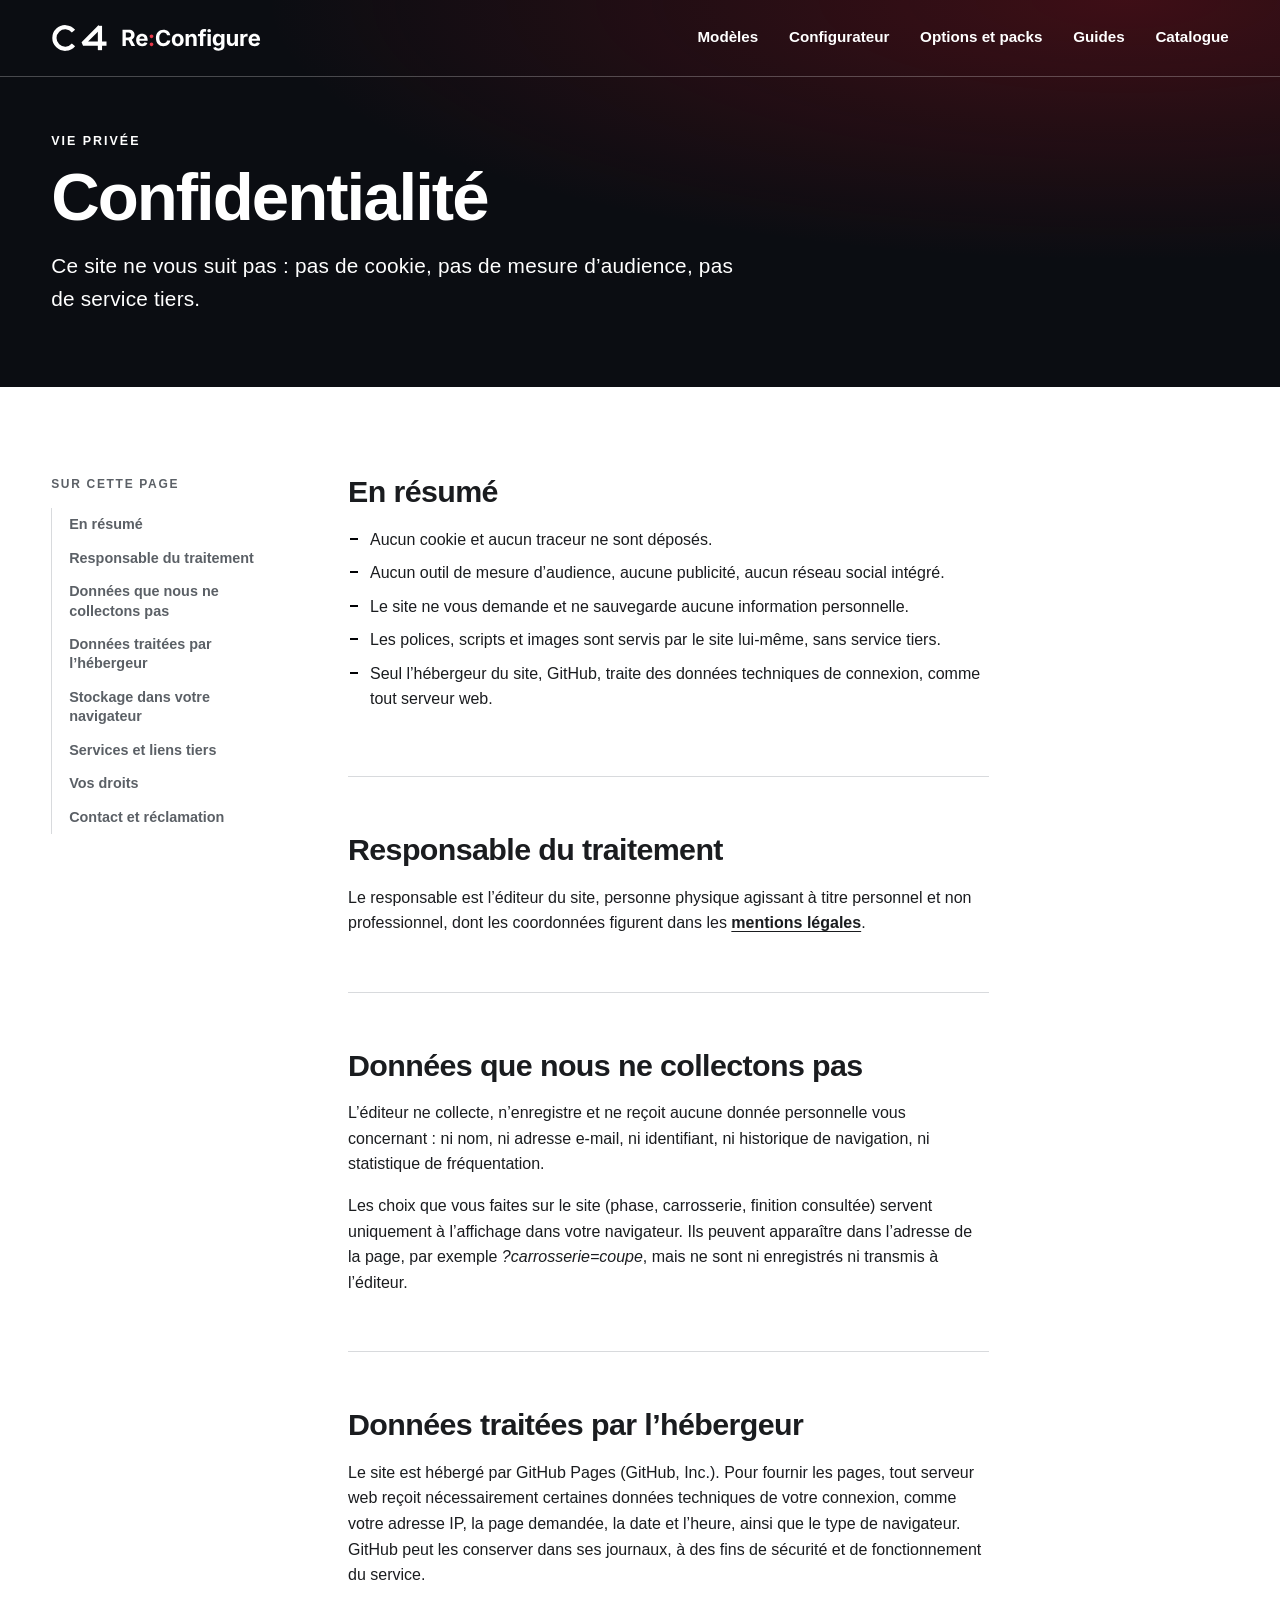
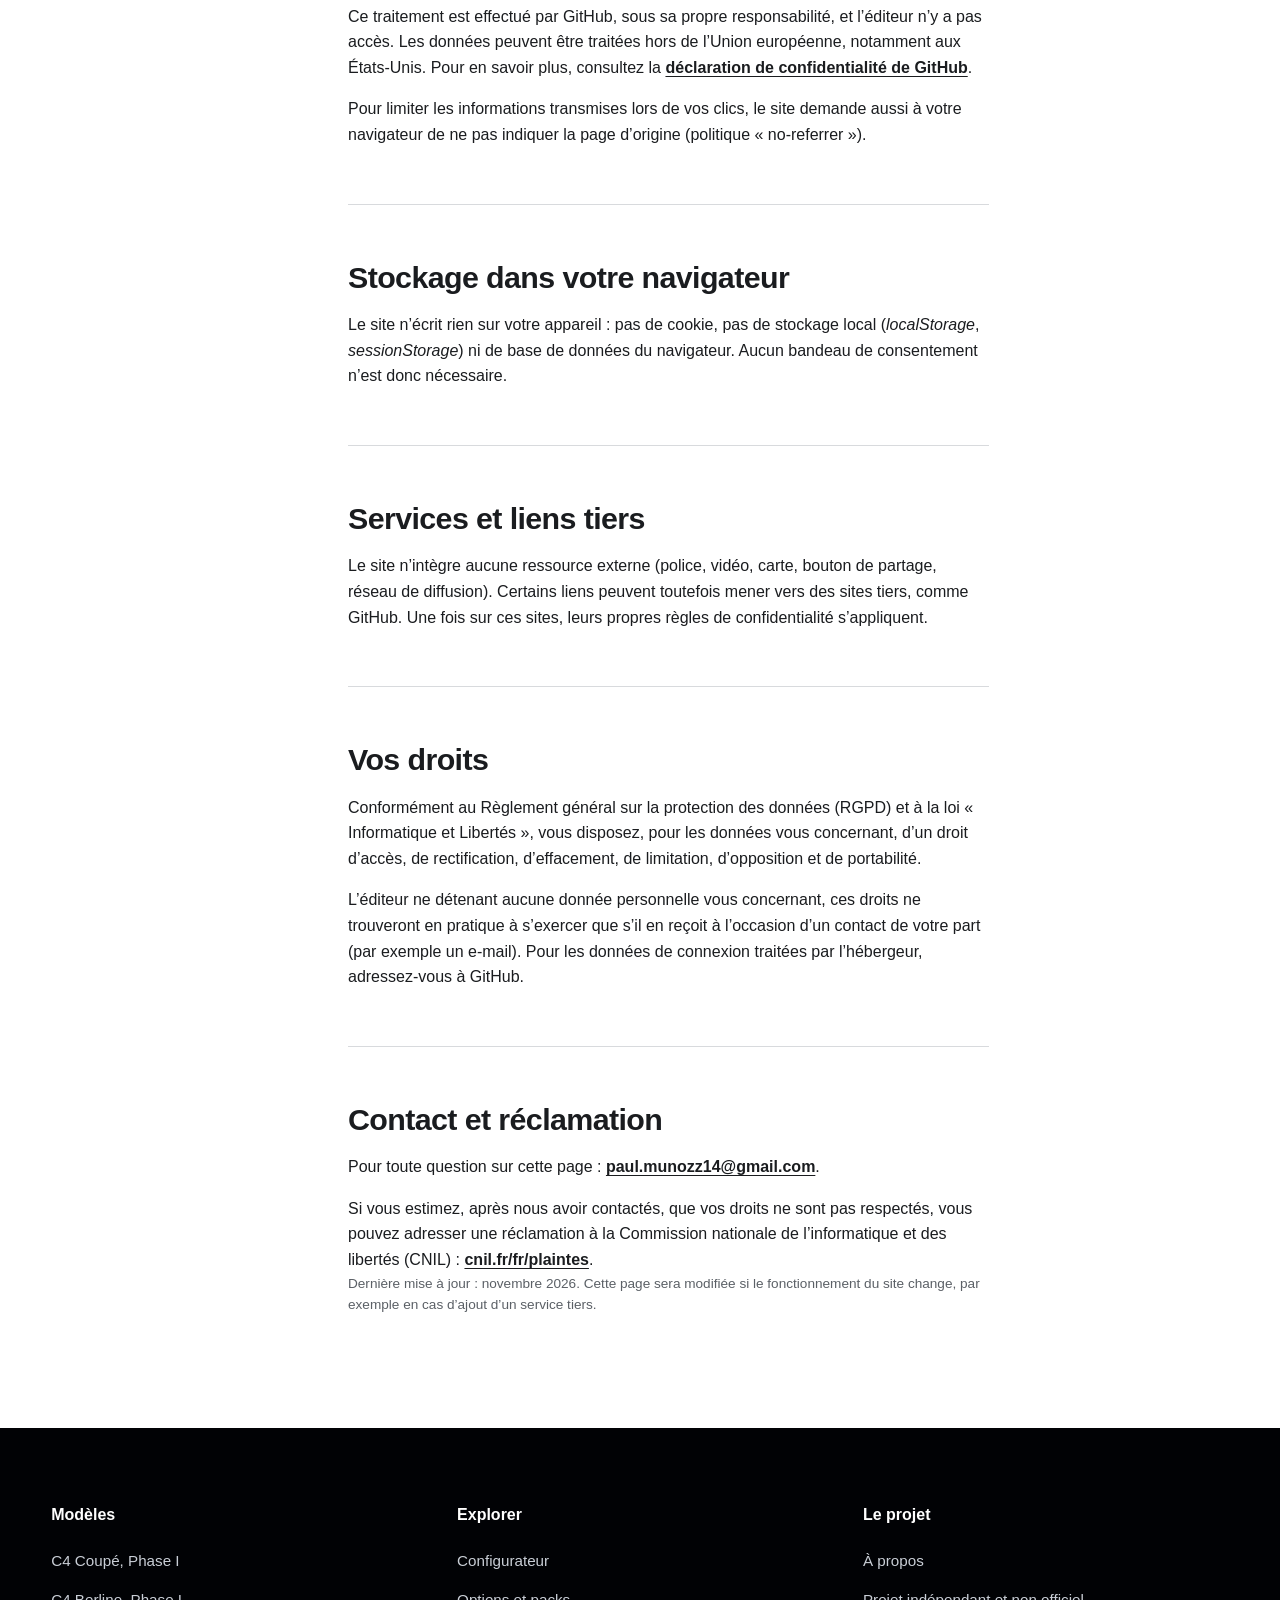
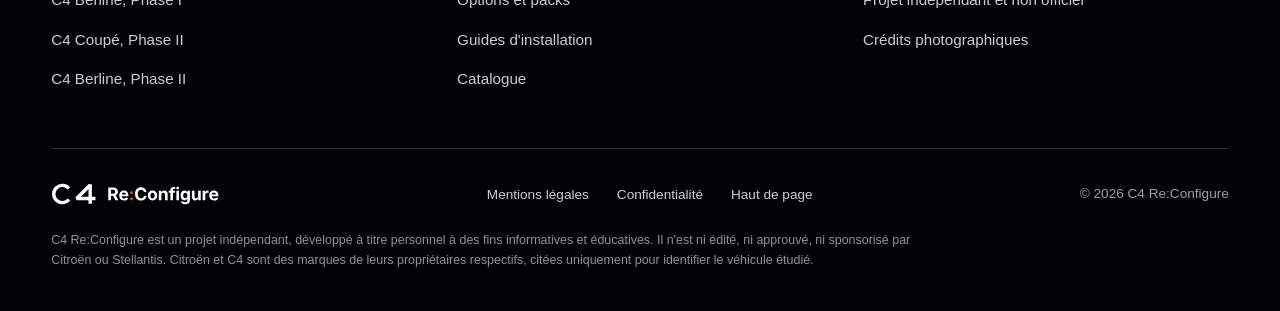
<file: pages/confidentialite.html>
<!doctype html>
<html lang="fr" class="no-js">

<head>
    <meta charset="utf-8">
    <meta name="viewport" content="width=device-width, initial-scale=1">
    <title>Confidentialité | C4 Re:Configure</title>
    <meta name="description"
        content="Politique de confidentialité de C4 Re:Configure : aucun cookie, aucun traceur, aucun service tiers, et ce que traite l'hébergeur du site.">
    <meta name="referrer" content="no-referrer">
    <meta name="theme-color" content="#010205">
    <link rel="icon" href="../assets/logo/logo-mark.svg" type="image/svg+xml">
    <link rel="stylesheet" href="../css/style.css">
    <link rel="stylesheet" href="../css/legal.css">
    <script src="../js/script.js" defer></script>
</head>

<body id="haut">
    <a class="skip-link" href="#contenu">Aller au contenu</a>

    <header class="site-header is-top">
        <div class="header-inner">
            <a class="brand" href="../index.html" aria-label="C4 Re:Configure, accueil">
                <img class="brand-logo brand-logo-light" src="../assets/logo/logo-white.svg" alt="" width="323"
                    height="46">
                <img class="brand-logo brand-logo-dark" src="../assets/logo/logo.svg" alt="" width="323" height="46">
            </a>

            <button class="menu-toggle" type="button" aria-expanded="false" aria-controls="menu-principal">
                <span class="menu-toggle-label">Menu</span>
                <span class="menu-toggle-bars" aria-hidden="true"><i></i><i></i><i></i></span>
            </button>

            <nav class="main-nav" id="menu-principal" aria-label="Navigation principale">
                <ul>
                    <li><a href="../index.html#modeles">Modèles</a></li>
                    <li><a href="configurateur.html">Configurateur</a></li>
                    <li><a href="options.html">Options et packs</a></li>
                    <li><a href="guides.html">Guides</a></li>
                    <li><a href="catalogue.html">Catalogue</a></li>
                </ul>
            </nav>
        </div>
    </header>

    <main id="contenu">

        <section class="doc-hero" aria-labelledby="titre-page">
            <div class="doc-hero-content">
                <p class="eyebrow">Vie privée</p>
                <h1 id="titre-page">Confidentialité</h1>
                <p class="doc-hero-lead">Ce site ne vous suit pas : pas de cookie, pas de mesure d’audience, pas de
                    service tiers.</p>
            </div>
        </section>

        <div class="doc">
            <div class="container">
                <div class="doc-layout">

                    <nav class="doc-toc" aria-label="Sur cette page">
                        <p class="doc-toc-title">Sur cette page</p>
                        <ol>
                            <li><a href="#resume">En résumé</a></li>
                            <li><a href="#responsable">Responsable du traitement</a></li>
                            <li><a href="#collecte">Données que nous ne collectons pas</a></li>
                            <li><a href="#hebergeur">Données traitées par l’hébergeur</a></li>
                            <li><a href="#stockage">Stockage dans votre navigateur</a></li>
                            <li><a href="#tiers">Services et liens tiers</a></li>
                            <li><a href="#droits">Vos droits</a></li>
                            <li><a href="#contact">Contact et réclamation</a></li>
                        </ol>
                    </nav>

                    <div class="prose">

                        <section id="resume" aria-labelledby="t-resume">
                            <h2 id="t-resume">En résumé</h2>
                            <ul>
                                <li>Aucun cookie et aucun traceur ne sont déposés.</li>
                                <li>Aucun outil de mesure d’audience, aucune publicité, aucun réseau social intégré.
                                </li>
                                <li>Le site ne vous demande et ne sauvegarde aucune information personnelle.</li>
                                <li>Les polices, scripts et images sont servis par le site lui-même, sans service tiers.
                                </li>
                                <li>Seul l’hébergeur du site, GitHub, traite des données techniques de connexion, comme
                                    tout serveur web.</li>
                            </ul>
                        </section>

                        <section id="responsable" aria-labelledby="t-responsable">
                            <h2 id="t-responsable">Responsable du traitement</h2>
                            <p>Le responsable est l’éditeur du site, personne physique agissant à titre personnel et non
                                professionnel, dont les coordonnées figurent dans les <a
                                    href="mentions-legales.html#editeur">mentions légales</a>.</p>
                        </section>

                        <section id="collecte" aria-labelledby="t-collecte">
                            <h2 id="t-collecte">Données que nous ne collectons pas</h2>
                            <p>L’éditeur ne collecte, n’enregistre et ne reçoit aucune donnée personnelle vous
                                concernant : ni nom, ni adresse e-mail, ni identifiant, ni historique de navigation, ni
                                statistique de fréquentation.</p>
                            <p>Les choix que vous faites sur le site (phase, carrosserie, finition consultée) servent
                                uniquement à l’affichage dans votre navigateur. Ils peuvent apparaître dans l’adresse de
                                la page, par exemple <em>?carrosserie=coupe</em>, mais ne sont ni enregistrés ni
                                transmis à l’éditeur.</p>
                        </section>

                        <section id="hebergeur" aria-labelledby="t-hebergeur">
                            <h2 id="t-hebergeur">Données traitées par l’hébergeur</h2>
                            <p>Le site est hébergé par GitHub Pages (GitHub, Inc.). Pour fournir les pages, tout serveur
                                web reçoit nécessairement certaines données techniques de votre connexion, comme votre
                                adresse IP, la page demandée, la date et l’heure, ainsi que le type de navigateur.
                                GitHub peut les conserver dans ses journaux, à des fins de sécurité et de fonctionnement
                                du service.</p>
                            <p>Ce traitement est effectué par GitHub, sous sa propre responsabilité, et l’éditeur n’y a
                                pas accès. Les données peuvent être traitées hors de l’Union européenne, notamment aux
                                États-Unis. Pour en savoir plus, consultez la <a
                                    href="https://docs.github.com/fr/site-policy/privacy-policies/github-general-privacy-statement"
                                    rel="noopener noreferrer">déclaration de confidentialité de GitHub</a>.</p>
                            <p>Pour limiter les informations transmises lors de vos clics, le site demande aussi à votre
                                navigateur de ne pas indiquer la page d’origine (politique « no-referrer »).</p>
                        </section>

                        <section id="stockage" aria-labelledby="t-stockage">
                            <h2 id="t-stockage">Stockage dans votre navigateur</h2>
                            <p>Le site n’écrit rien sur votre appareil : pas de cookie, pas de stockage local
                                (<em>localStorage</em>, <em>sessionStorage</em>) ni de base de données du navigateur.
                                Aucun bandeau de consentement n’est donc nécessaire.</p>
                        </section>

                        <section id="tiers" aria-labelledby="t-tiers">
                            <h2 id="t-tiers">Services et liens tiers</h2>
                            <p>Le site n’intègre aucune ressource externe (police, vidéo, carte, bouton de partage,
                                réseau de diffusion). Certains liens peuvent toutefois mener vers des sites tiers, comme
                                GitHub. Une fois sur ces sites, leurs propres règles de confidentialité s’appliquent.
                            </p>
                        </section>

                        <section id="droits" aria-labelledby="t-droits">
                            <h2 id="t-droits">Vos droits</h2>
                            <p>Conformément au Règlement général sur la protection des données (RGPD) et à la loi «
                                Informatique et Libertés », vous disposez, pour les données vous concernant, d’un droit
                                d’accès, de rectification, d’effacement, de limitation, d’opposition et de portabilité.
                            </p>
                            <p>L’éditeur ne détenant aucune donnée personnelle vous concernant, ces droits ne trouveront
                                en pratique à s’exercer que s’il en reçoit à l’occasion d’un contact de votre part (par
                                exemple un e-mail). Pour les données de connexion traitées par l’hébergeur,
                                adressez-vous à GitHub.</p>
                        </section>

                        <section id="contact" aria-labelledby="t-contact">
                            <h2 id="t-contact">Contact et réclamation</h2>
                            <p>Pour toute question sur cette page : <a href="mailto:paul.munozz14@gmail.com">paul.munozz14@gmail.com</a>.</p>
                            <p>Si vous estimez, après nous avoir contactés, que vos droits ne sont pas respectés, vous
                                pouvez adresser une réclamation à la Commission nationale de l’informatique et des
                                libertés (CNIL) : <a href="https://www.cnil.fr/fr/plaintes"
                                    rel="noopener noreferrer">cnil.fr/fr/plaintes</a>.</p>
                        </section>

                        <p class="doc-updated">Dernière mise à jour : novembre 2026. Cette page sera modifiée si le
                            fonctionnement du site change, par exemple en cas d’ajout d’un service tiers.</p>
                    </div>
                </div>
            </div>
        </div>

    </main>

    <footer class="site-footer">
        <div class="container">
            <div class="footer-columns">
                <section class="footer-col">
                    <h2 class="footer-title"><button class="footer-toggle" type="button"
                            aria-controls="f-modeles"><span>Modèles</span><i aria-hidden="true"></i></button></h2>
                    <ul class="footer-list" id="f-modeles">
                        <li><a href="configurateur.html?phase=1&amp;carrosserie=coupe">C4 Coupé, Phase I</a></li>
                        <li><a href="configurateur.html?phase=1&amp;carrosserie=berline">C4 Berline, Phase I</a></li>
                        <li><a href="configurateur.html?phase=2&amp;carrosserie=coupe">C4 Coupé, Phase II</a></li>
                        <li><a href="configurateur.html?phase=2&amp;carrosserie=berline">C4 Berline, Phase II</a></li>
                    </ul>
                </section>

                <section class="footer-col">
                    <h2 class="footer-title"><button class="footer-toggle" type="button"
                            aria-controls="f-explorer"><span>Explorer</span><i aria-hidden="true"></i></button></h2>
                    <ul class="footer-list" id="f-explorer">
                        <li><a href="configurateur.html">Configurateur</a></li>
                        <li><a href="options.html">Options et packs</a></li>
                        <li><a href="guides.html">Guides d'installation</a></li>
                        <li><a href="catalogue.html">Catalogue</a></li>
                    </ul>
                </section>

                <section class="footer-col">
                    <h2 class="footer-title"><button class="footer-toggle" type="button"
                            aria-controls="f-projet"><span>Le projet</span><i aria-hidden="true"></i></button></h2>
                    <ul class="footer-list" id="f-projet">
                        <li><a href="a-propos.html">À propos</a></li>
                        <li><a href="a-propos.html#non-affiliation">Projet indépendant et non officiel</a></li>
                        <li><a href="a-propos.html#credits-photos">Crédits photographiques</a></li>
                    </ul>
                </section>
            </div>

            <div class="footer-bottom">
                <a class="footer-logo" href="../index.html" aria-label="C4 Re:Configure, accueil">
                    <img src="../assets/logo/logo-white.svg" alt="" width="323" height="46">
                </a>
                <ul class="footer-legal">
                    <li><a href="mentions-legales.html">Mentions légales</a></li>
                    <li><a href="confidentialite.html">Confidentialité</a></li>
                    <li><a href="#haut">Haut de page</a></li>
                </ul>
                <p class="footer-copy">© 2026 C4 Re:Configure</p>
            </div>

            <p class="footer-small">C4 Re:Configure est un projet indépendant, développé à titre personnel à des fins
                informatives et éducatives. Il n'est ni édité, ni approuvé, ni sponsorisé par Citroën ou Stellantis.
                Citroën et C4 sont des marques de leurs propriétaires respectifs, citées uniquement pour identifier le
                véhicule étudié.</p>
        </div>
    </footer>

</body>

</html>
</file>
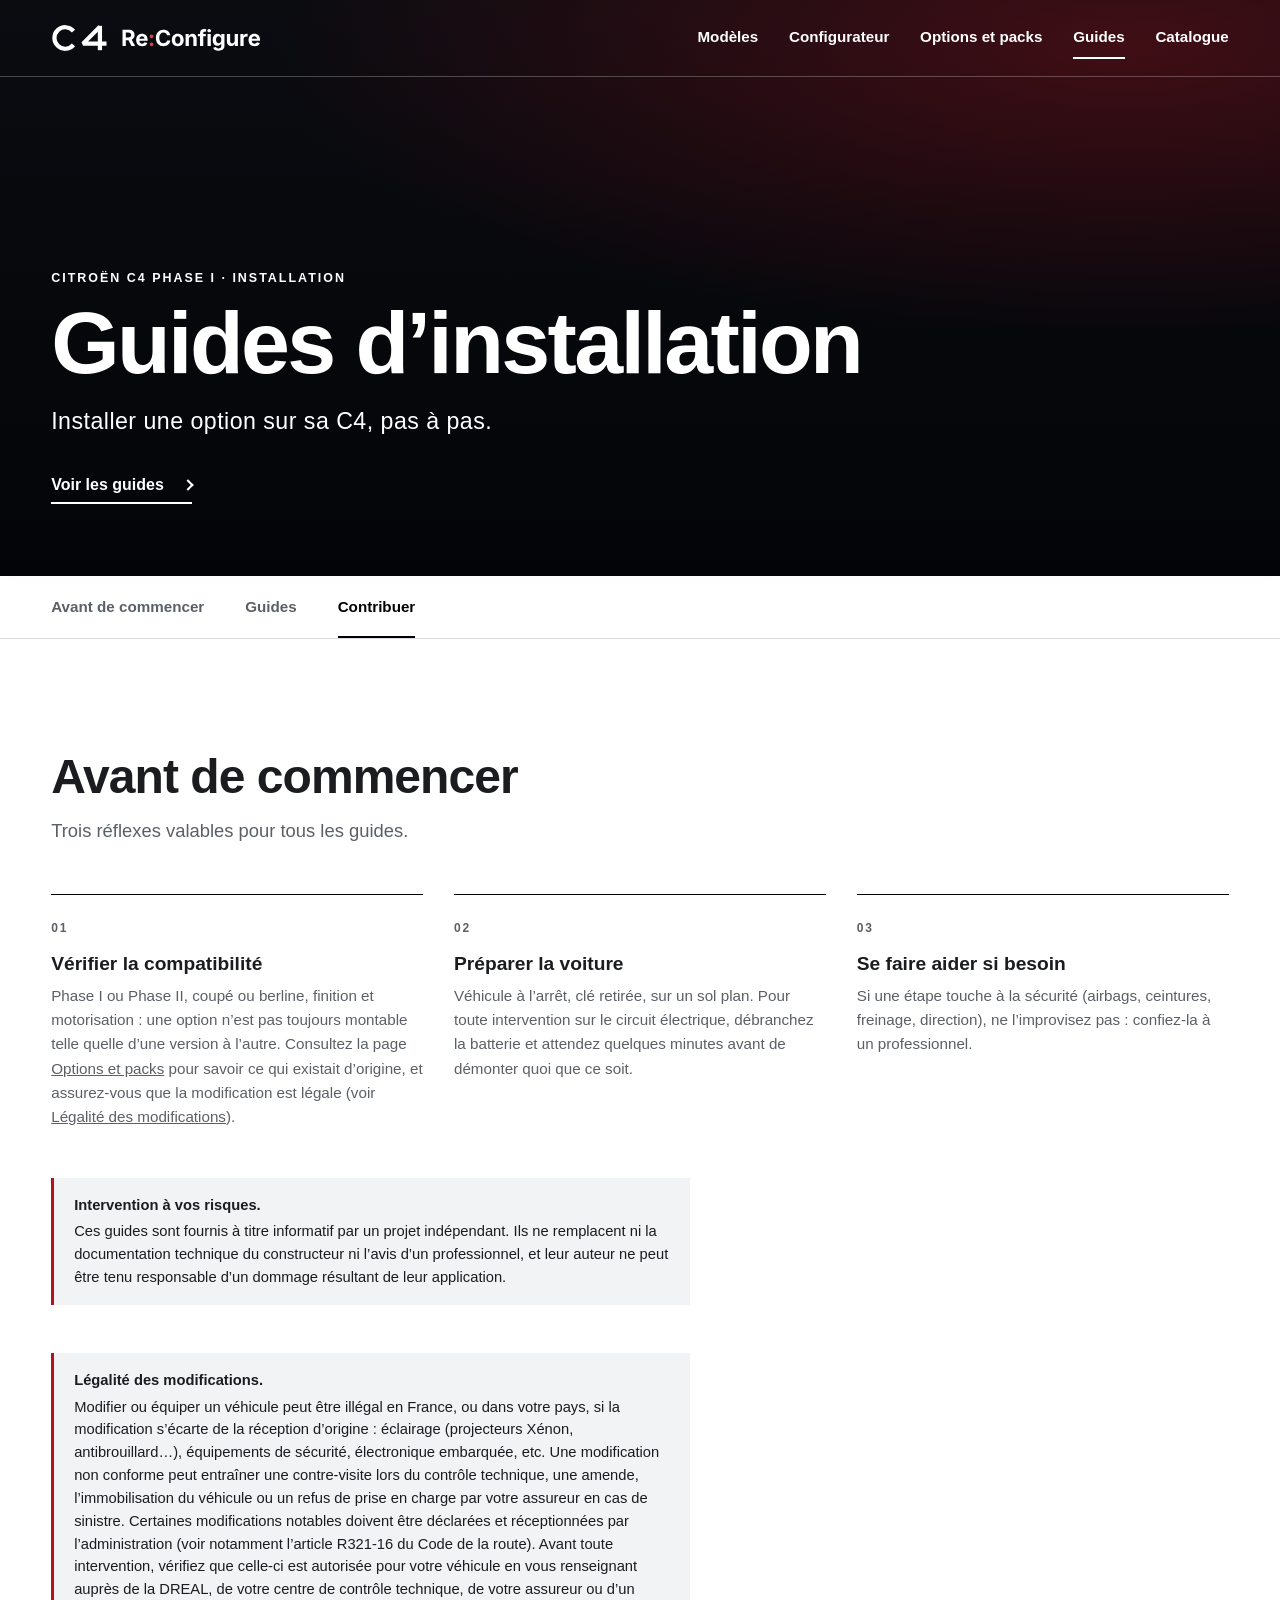
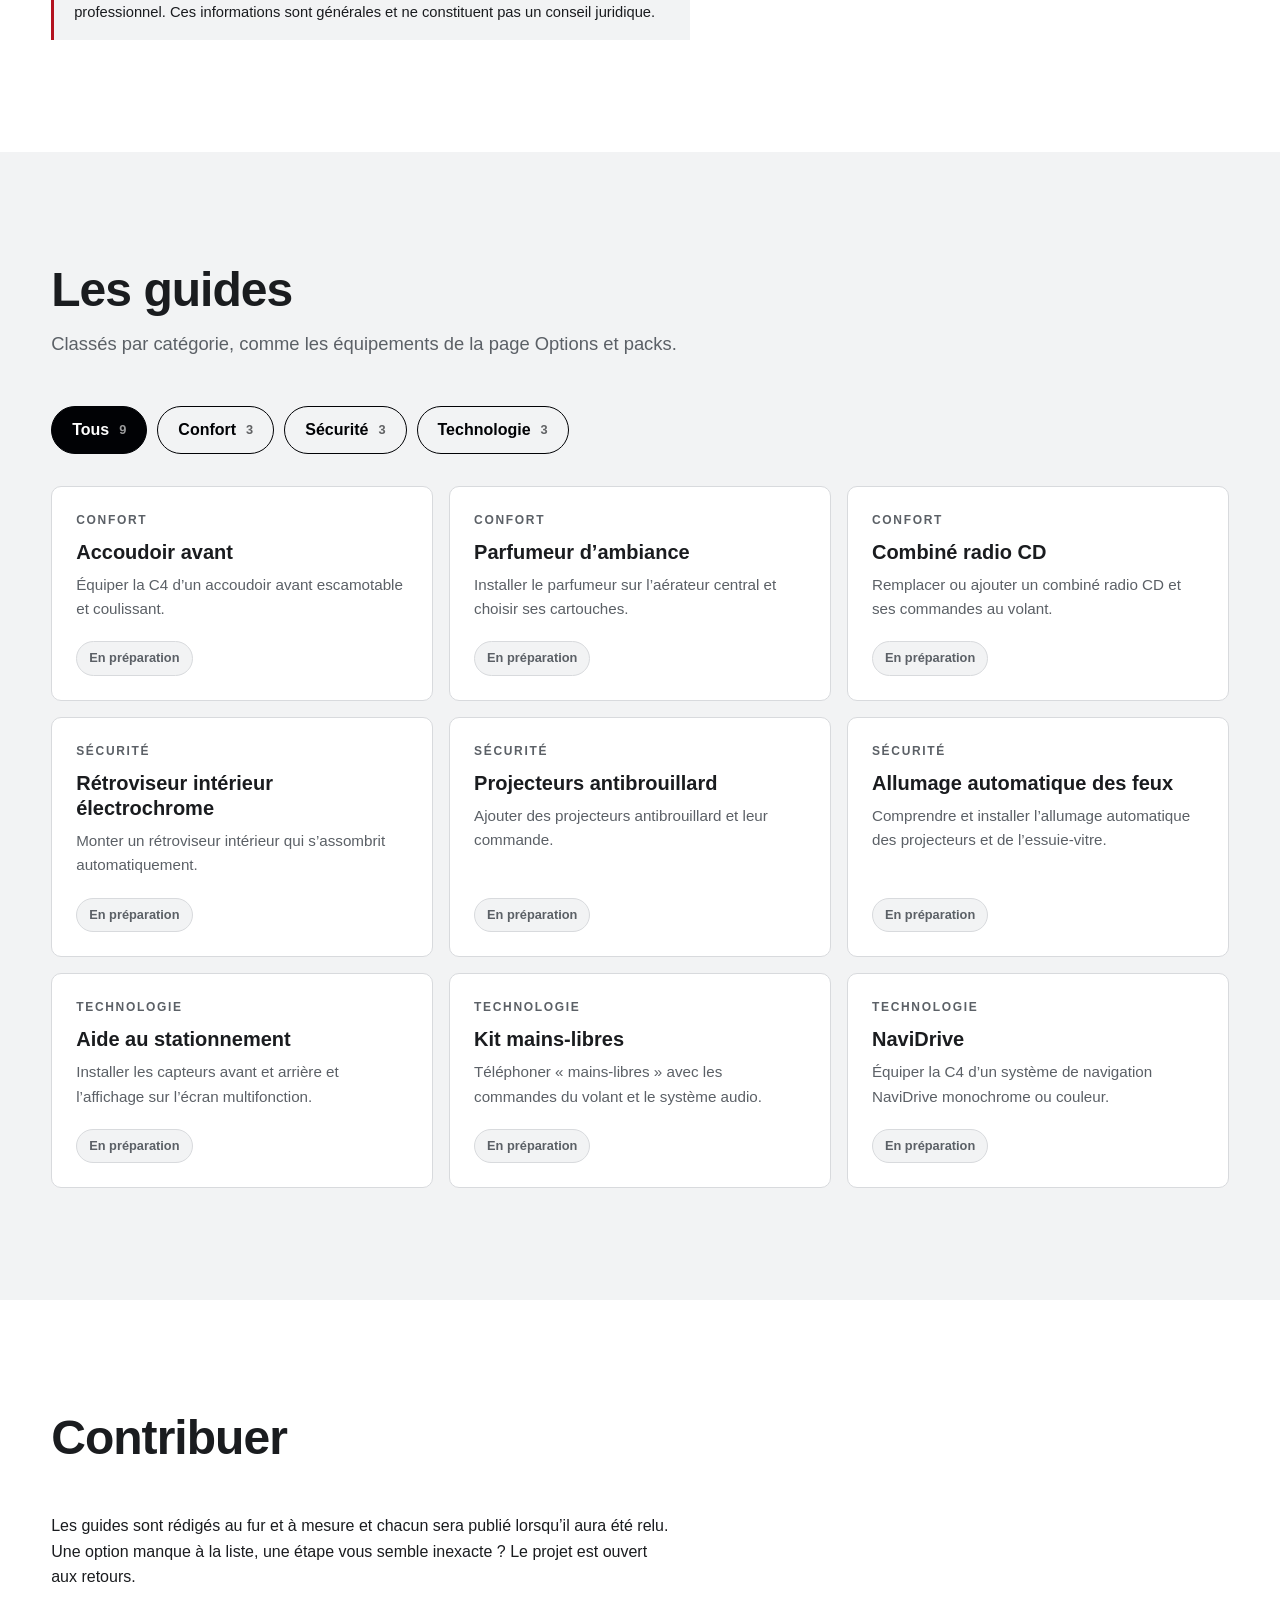
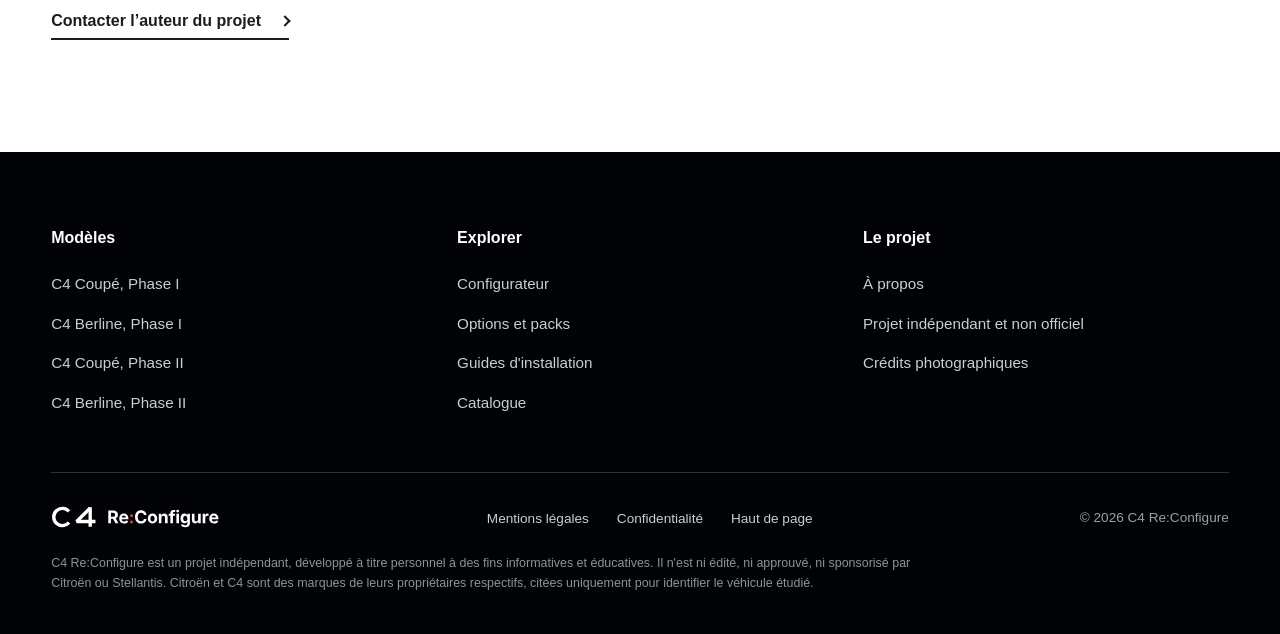
<file: pages/guides.html>
<!doctype html>
<html lang="fr" class="no-js">

<head>
    <meta charset="utf-8">
    <meta name="viewport" content="width=device-width, initial-scale=1">
    <title>Guides d'installation | C4 Re:Configure</title>
    <meta name="description"
        content="Guides pas à pas pour installer ou remettre en état une option sur la Citroën C4 première génération : conseils préalables et liste des guides.">
    <meta name="referrer" content="no-referrer">
    <meta name="theme-color" content="#010205">
    <link rel="icon" href="../assets/logo/logo-mark.svg" type="image/svg+xml">
    <link rel="stylesheet" href="../css/style.css">
    <link rel="stylesheet" href="../css/options.css">
    <link rel="stylesheet" href="../css/guides.css">
    <script src="../js/script.js" defer></script>
    <script src="../js/guides.js" defer></script>
</head>

<body id="haut">
    <a class="skip-link" href="#contenu">Aller au contenu</a>

    <header class="site-header is-top">
        <div class="header-inner">
            <a class="brand" href="../index.html" aria-label="C4 Re:Configure, accueil">
                <img class="brand-logo brand-logo-light" src="../assets/logo/logo-white.svg" alt="" width="323"
                    height="46">
                <img class="brand-logo brand-logo-dark" src="../assets/logo/logo.svg" alt="" width="323" height="46">
            </a>

            <button class="menu-toggle" type="button" aria-expanded="false" aria-controls="menu-principal">
                <span class="menu-toggle-label">Menu</span>
                <span class="menu-toggle-bars" aria-hidden="true"><i></i><i></i><i></i></span>
            </button>

            <nav class="main-nav" id="menu-principal" aria-label="Navigation principale">
                <ul>
                    <li><a href="../index.html#modeles">Modèles</a></li>
                    <li><a href="configurateur.html">Configurateur</a></li>
                    <li><a href="options.html">Options et packs</a></li>
                    <li><a href="guides.html" aria-current="page">Guides</a></li>
                    <li><a href="catalogue.html">Catalogue</a></li>
                </ul>
            </nav>
        </div>
    </header>

    <main id="contenu" data-guides>

        <!-- ENTÊTE DE PAGE -->
        <section class="page-hero" aria-labelledby="titre-page">
            <div class="page-hero-content">
                <p class="eyebrow">Citroën C4 Phase I · installation</p>
                <h1 id="titre-page">Guides d’installation</h1>
                <p class="page-hero-lead">Installer une option sur sa C4, pas à pas.</p>
                <p class="hero-links"><a class="link-arrow link-light" href="#guides">Voir les guides</a></p>
            </div>
        </section>

        <!-- NAVIGATION DE PAGE -->
        <div class="subnav">
            <div class="subnav-inner">
                <nav aria-label="Sur cette page">
                    <ul class="subnav-links">
                        <li><a href="#avant-de-commencer">Avant de commencer</a></li>
                        <li><a href="#guides">Guides</a></li>
                        <li><a href="#contribuer">Contribuer</a></li>
                    </ul>
                </nav>
            </div>
        </div>

        <!-- AVANT DE COMMENCER -->
        <section class="opt-section" id="avant-de-commencer" aria-labelledby="t-avant">
            <div class="container">
                <header class="sec-head">
                    <h2 id="t-avant">Avant de commencer</h2>
                    <p class="section-lead">Trois réflexes valables pour tous les guides.</p>
                </header>

                <div class="prep-grid">
                    <article class="prep-item">
                        <h3>Vérifier la compatibilité</h3>
                        <p>Phase I ou Phase II, coupé ou berline, finition et motorisation : une option n’est pas
                            toujours montable telle quelle d’une version à l’autre. Consultez la page <a
                                href="options.html">Options et packs</a> pour savoir ce qui existait d’origine, et
                            assurez-vous que la modification est légale (voir <a href="#legalite">Légalité des
                                modifications</a>).</p>
                    </article>
                    <article class="prep-item">
                        <h3>Préparer la voiture</h3>
                        <p>Véhicule à l’arrêt, clé retirée, sur un sol plan. Pour toute intervention sur le circuit
                            électrique, débranchez la batterie et attendez quelques minutes avant de démonter quoi que
                            ce soit.</p>
                    </article>
                    <article class="prep-item">
                        <h3>Se faire aider si besoin</h3>
                        <p>Si une étape touche à la sécurité (airbags, ceintures, freinage, direction), ne l’improvisez
                            pas : confiez-la à un professionnel.</p>
                    </article>
                </div>

                <p class="warning"><strong>Intervention à vos risques.</strong>Ces guides sont fournis à titre
                    informatif par un projet indépendant. Ils ne remplacent ni la documentation technique du
                    constructeur ni l’avis d’un professionnel, et leur auteur ne peut être tenu responsable d’un dommage
                    résultant de leur application.</p>

                <p class="warning" id="legalite"><strong>Légalité des modifications.</strong>Modifier ou équiper un
                    véhicule peut être illégal en France, ou dans votre pays, si la modification s’écarte de la
                    réception d’origine : éclairage (projecteurs Xénon, antibrouillard…), équipements de sécurité,
                    électronique embarquée, etc. Une modification non conforme peut entraîner une contre-visite lors du
                    contrôle technique, une amende, l’immobilisation du véhicule ou un refus de prise en charge par
                    votre assureur en cas de sinistre. Certaines modifications notables doivent être déclarées et
                    réceptionnées par l’administration (voir notamment l’article R321-16 du Code de la route). Avant
                    toute intervention, vérifiez que celle-ci est autorisée pour votre véhicule en vous renseignant
                    auprès de la DREAL, de votre centre de contrôle technique, de votre assureur ou d’un
                    professionnel. Ces informations sont générales et ne constituent pas un conseil juridique.</p>
            </div>
        </section>

        <!-- GUIDES -->
        <section class="opt-section opt-section--grey" id="guides" aria-labelledby="t-guides">
            <div class="container">
                <header class="sec-head">
                    <h2 id="t-guides">Les guides</h2>
                    <p class="section-lead">Classés par catégorie, comme les équipements de la page Options et packs.
                    </p>
                </header>

                <div class="guide-filters" role="group" aria-label="Filtrer par catégorie">
                    <button type="button" data-guide-filter="all" aria-pressed="true">Tous <b>9</b></button>
                    <button type="button" data-guide-filter="confort" aria-pressed="false">Confort <b>3</b></button>
                    <button type="button" data-guide-filter="securite" aria-pressed="false">Sécurité <b>3</b></button>
                    <button type="button" data-guide-filter="technologie" aria-pressed="false">Technologie
                        <b>3</b></button>
                </div>

                <ul class="guide-grid">
                    <li data-guide-cat="confort">
                        <article class="guide-card">
                            <span class="guide-cat">Confort</span>
                            <h3>Accoudoir avant</h3>
                            <p>Équiper la C4 d’un accoudoir avant escamotable et coulissant.</p>
                            <div class="guide-meta"><span class="guide-status guide-status--soon">En préparation</span>
                            </div>
                        </article>
                    </li>
                    <li data-guide-cat="confort">
                        <article class="guide-card">
                            <span class="guide-cat">Confort</span>
                            <h3>Parfumeur d’ambiance</h3>
                            <p>Installer le parfumeur sur l’aérateur central et choisir ses cartouches.</p>
                            <div class="guide-meta"><span class="guide-status guide-status--soon">En préparation</span>
                            </div>
                        </article>
                    </li>
                    <li data-guide-cat="confort">
                        <article class="guide-card">
                            <span class="guide-cat">Confort</span>
                            <h3>Combiné radio CD</h3>
                            <p>Remplacer ou ajouter un combiné radio CD et ses commandes au volant.</p>
                            <div class="guide-meta"><span class="guide-status guide-status--soon">En préparation</span>
                            </div>
                        </article>
                    </li>

                    <li data-guide-cat="securite">
                        <article class="guide-card">
                            <span class="guide-cat">Sécurité</span>
                            <h3>Rétroviseur intérieur électrochrome</h3>
                            <p>Monter un rétroviseur intérieur qui s’assombrit automatiquement.</p>
                            <div class="guide-meta"><span class="guide-status guide-status--soon">En préparation</span>
                            </div>
                        </article>
                    </li>
                    <li data-guide-cat="securite">
                        <article class="guide-card">
                            <span class="guide-cat">Sécurité</span>
                            <h3>Projecteurs antibrouillard</h3>
                            <p>Ajouter des projecteurs antibrouillard et leur commande.</p>
                            <div class="guide-meta"><span class="guide-status guide-status--soon">En préparation</span>
                            </div>
                        </article>
                    </li>
                    <li data-guide-cat="securite">
                        <article class="guide-card">
                            <span class="guide-cat">Sécurité</span>
                            <h3>Allumage automatique des feux</h3>
                            <p>Comprendre et installer l’allumage automatique des projecteurs et de l’essuie-vitre.</p>
                            <div class="guide-meta"><span class="guide-status guide-status--soon">En préparation</span>
                            </div>
                        </article>
                    </li>

                    <li data-guide-cat="technologie">
                        <article class="guide-card">
                            <span class="guide-cat">Technologie</span>
                            <h3>Aide au stationnement</h3>
                            <p>Installer les capteurs avant et arrière et l’affichage sur l’écran multifonction.</p>
                            <div class="guide-meta"><span class="guide-status guide-status--soon">En préparation</span>
                            </div>
                        </article>
                    </li>
                    <li data-guide-cat="technologie">
                        <article class="guide-card">
                            <span class="guide-cat">Technologie</span>
                            <h3>Kit mains-libres</h3>
                            <p>Téléphoner « mains-libres » avec les commandes du volant et le système audio.</p>
                            <div class="guide-meta"><span class="guide-status guide-status--soon">En préparation</span>
                            </div>
                        </article>
                    </li>
                    <li data-guide-cat="technologie">
                        <article class="guide-card">
                            <span class="guide-cat">Technologie</span>
                            <h3>NaviDrive</h3>
                            <p>Équiper la C4 d’un système de navigation NaviDrive monochrome ou couleur.</p>
                            <div class="guide-meta"><span class="guide-status guide-status--soon">En préparation</span>
                            </div>
                        </article>
                    </li>
                </ul>

                <p class="guide-empty" id="guide-empty" hidden>Aucun guide dans cette catégorie pour le moment.</p>
            </div>
        </section>

        <!-- CONTRIBUER -->
        <section class="opt-section" id="contribuer" aria-labelledby="t-contribuer">
            <div class="container">
                <header class="sec-head">
                    <h2 id="t-contribuer">Contribuer</h2>
                </header>
                <div class="help-box">
                    <p>Les guides sont rédigés au fur et à mesure et chacun sera publié lorsqu’il aura été relu. Une
                        option manque à la liste, une étape vous semble inexacte ? Le projet est ouvert aux retours.</p>
                    <p><a class="link-arrow" href="a-propos.html#contact">Contacter l’auteur du projet</a></p>
                </div>
            </div>
        </section>

    </main>

    <footer class="site-footer">
        <div class="container">
            <div class="footer-columns">
                <section class="footer-col">
                    <h2 class="footer-title"><button class="footer-toggle" type="button"
                            aria-controls="f-modeles"><span>Modèles</span><i aria-hidden="true"></i></button></h2>
                    <ul class="footer-list" id="f-modeles">
                        <li><a href="configurateur.html?phase=1&amp;carrosserie=coupe">C4 Coupé, Phase I</a></li>
                        <li><a href="configurateur.html?phase=1&amp;carrosserie=berline">C4 Berline, Phase I</a></li>
                        <li><a href="configurateur.html?phase=2&amp;carrosserie=coupe">C4 Coupé, Phase II</a></li>
                        <li><a href="configurateur.html?phase=2&amp;carrosserie=berline">C4 Berline, Phase II</a></li>
                    </ul>
                </section>

                <section class="footer-col">
                    <h2 class="footer-title"><button class="footer-toggle" type="button"
                            aria-controls="f-explorer"><span>Explorer</span><i aria-hidden="true"></i></button></h2>
                    <ul class="footer-list" id="f-explorer">
                        <li><a href="configurateur.html">Configurateur</a></li>
                        <li><a href="options.html">Options et packs</a></li>
                        <li><a href="guides.html">Guides d'installation</a></li>
                        <li><a href="catalogue.html">Catalogue</a></li>
                    </ul>
                </section>

                <section class="footer-col">
                    <h2 class="footer-title"><button class="footer-toggle" type="button"
                            aria-controls="f-projet"><span>Le projet</span><i aria-hidden="true"></i></button></h2>
                    <ul class="footer-list" id="f-projet">
                        <li><a href="a-propos.html">À propos</a></li>
                        <li><a href="a-propos.html#non-affiliation">Projet indépendant et non officiel</a></li>
                        <li><a href="a-propos.html#credits-photos">Crédits photographiques</a></li>
                    </ul>
                </section>
            </div>

            <div class="footer-bottom">
                <a class="footer-logo" href="../index.html" aria-label="C4 Re:Configure, accueil">
                    <img src="../assets/logo/logo-white.svg" alt="" width="323" height="46">
                </a>
                <ul class="footer-legal">
                    <li><a href="mentions-legales.html">Mentions légales</a></li>
                    <li><a href="confidentialite.html">Confidentialité</a></li>
                    <li><a href="#haut">Haut de page</a></li>
                </ul>
                <p class="footer-copy">© 2026 C4 Re:Configure</p>
            </div>

            <p class="footer-small">C4 Re:Configure est un projet indépendant, développé à titre personnel à des fins
                informatives et éducatives. Il n'est ni édité, ni approuvé, ni sponsorisé par Citroën ou Stellantis.
                Citroën et C4 sont des marques de leurs propriétaires respectifs, citées uniquement pour identifier le
                véhicule étudié.</p>
        </div>
    </footer>

</body>

</html>
</file>
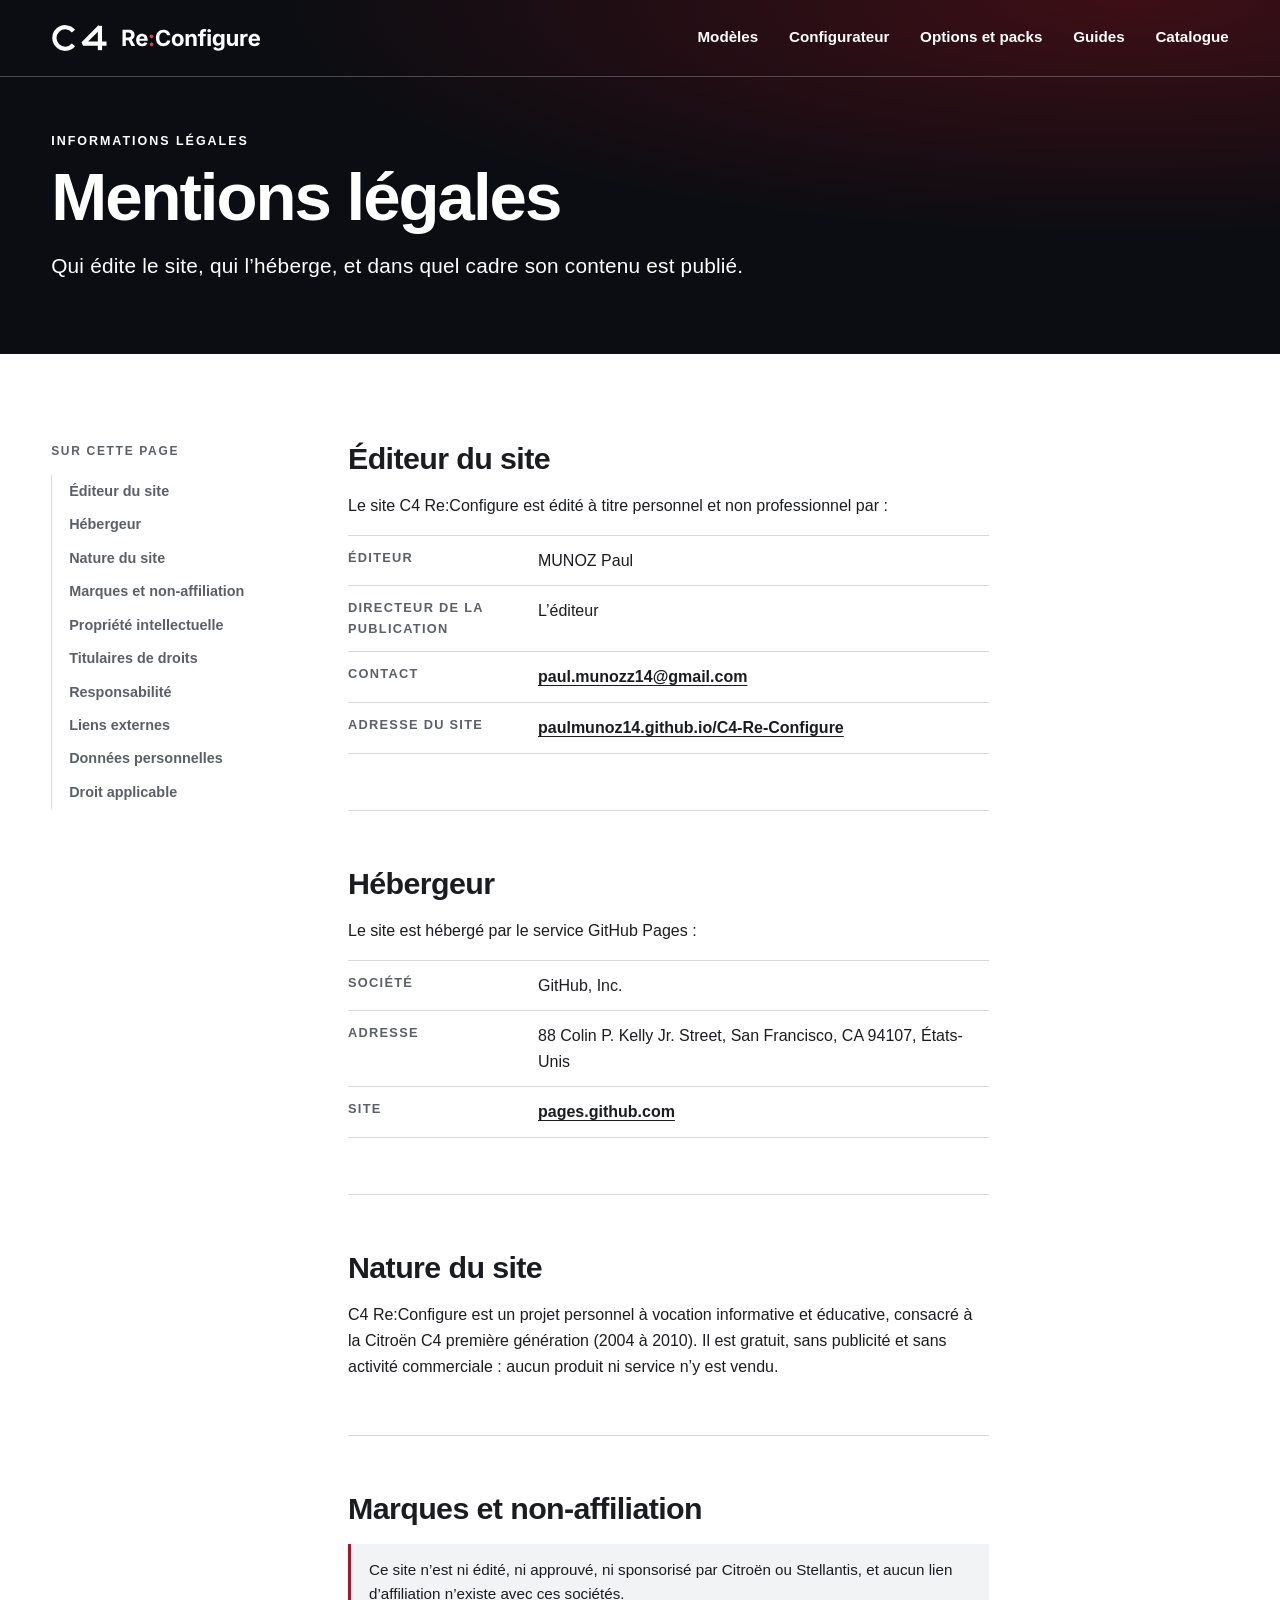
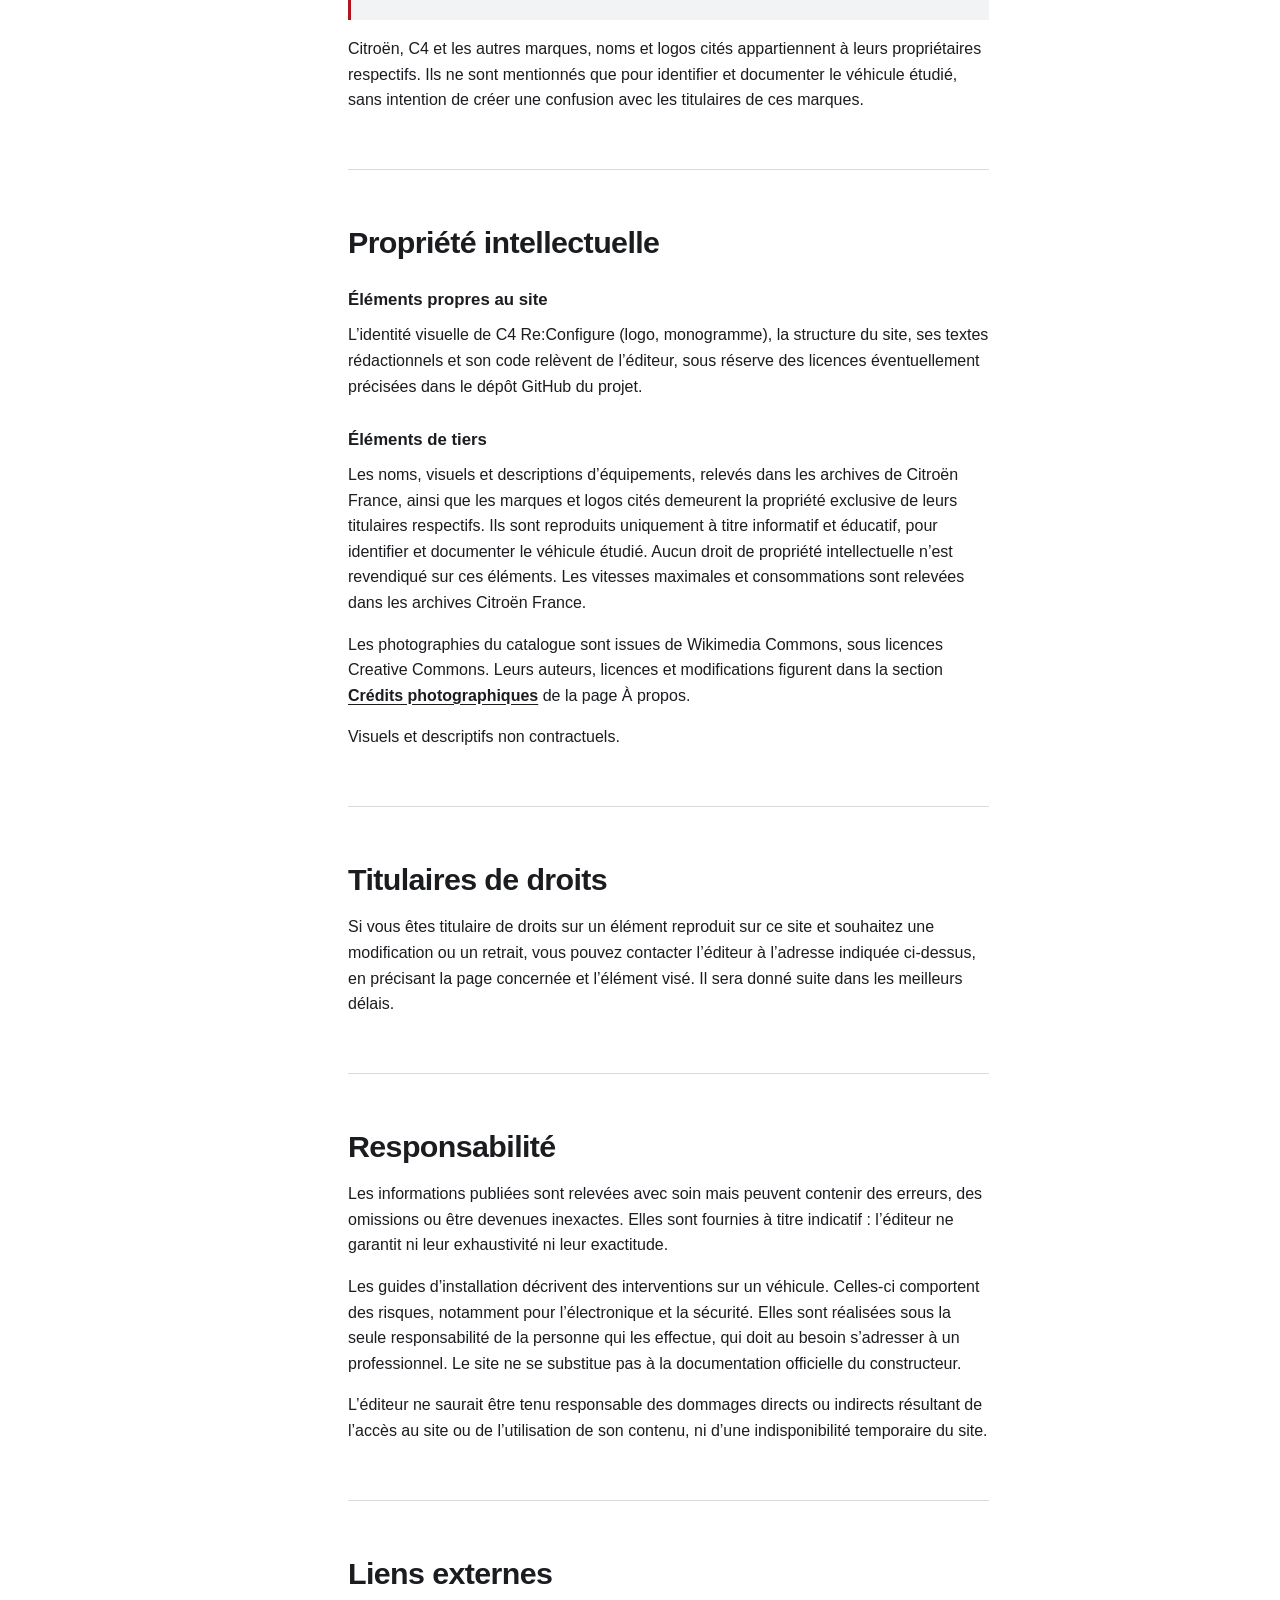
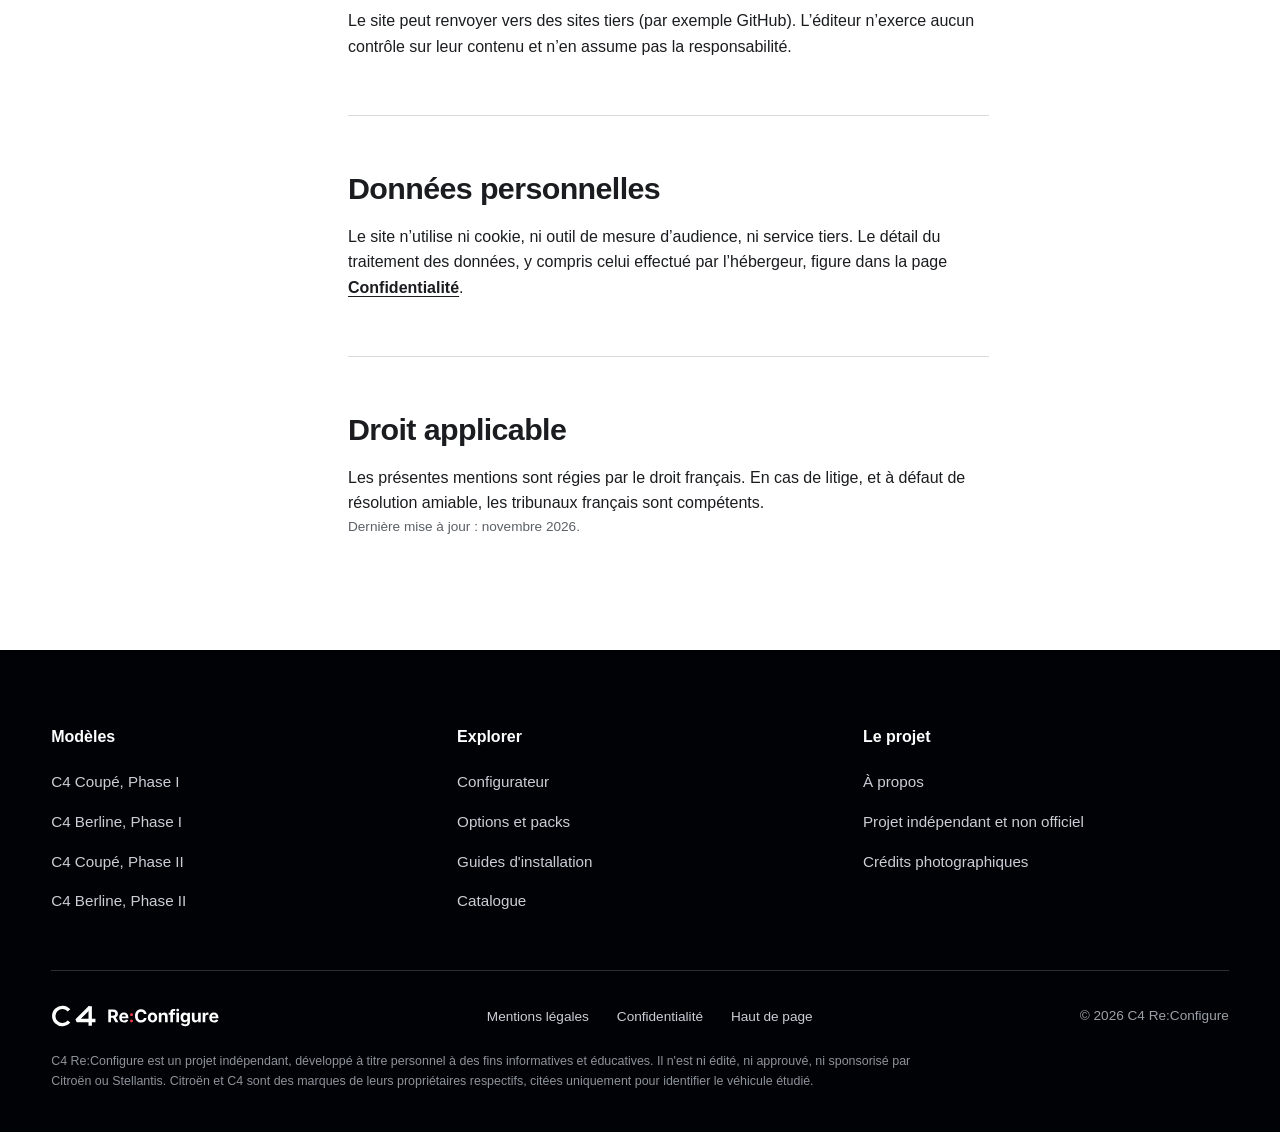
<file: pages/mentions-legales.html>
<!doctype html>
<html lang="fr" class="no-js">

<head>
    <meta charset="utf-8">
    <meta name="viewport" content="width=device-width, initial-scale=1">
    <title>Mentions légales | C4 Re:Configure</title>
    <meta name="description"
        content="Mentions légales de C4 Re:Configure : éditeur, hébergeur, propriété intellectuelle, marques, responsabilité et droit applicable.">
    <meta name="referrer" content="no-referrer">
    <meta name="theme-color" content="#010205">
    <link rel="icon" href="../assets/logo/logo-mark.svg" type="image/svg+xml">
    <link rel="stylesheet" href="../css/style.css">
    <link rel="stylesheet" href="../css/legal.css">
    <script src="../js/script.js" defer></script>
</head>

<body id="haut">
    <a class="skip-link" href="#contenu">Aller au contenu</a>

    <header class="site-header is-top">
        <div class="header-inner">
            <a class="brand" href="../index.html" aria-label="C4 Re:Configure, accueil">
                <img class="brand-logo brand-logo-light" src="../assets/logo/logo-white.svg" alt="" width="323"
                    height="46">
                <img class="brand-logo brand-logo-dark" src="../assets/logo/logo.svg" alt="" width="323" height="46">
            </a>

            <button class="menu-toggle" type="button" aria-expanded="false" aria-controls="menu-principal">
                <span class="menu-toggle-label">Menu</span>
                <span class="menu-toggle-bars" aria-hidden="true"><i></i><i></i><i></i></span>
            </button>

            <nav class="main-nav" id="menu-principal" aria-label="Navigation principale">
                <ul>
                    <li><a href="../index.html#modeles">Modèles</a></li>
                    <li><a href="configurateur.html">Configurateur</a></li>
                    <li><a href="options.html">Options et packs</a></li>
                    <li><a href="guides.html">Guides</a></li>
                    <li><a href="catalogue.html">Catalogue</a></li>
                </ul>
            </nav>
        </div>
    </header>

    <main id="contenu">

        <section class="doc-hero" aria-labelledby="titre-page">
            <div class="doc-hero-content">
                <p class="eyebrow">Informations légales</p>
                <h1 id="titre-page">Mentions légales</h1>
                <p class="doc-hero-lead">Qui édite le site, qui l’héberge, et dans quel cadre son contenu est publié.
                </p>
            </div>
        </section>

        <div class="doc">
            <div class="container">
                <div class="doc-layout">

                    <nav class="doc-toc" aria-label="Sur cette page">
                        <p class="doc-toc-title">Sur cette page</p>
                        <ol>
                            <li><a href="#editeur">Éditeur du site</a></li>
                            <li><a href="#hebergeur">Hébergeur</a></li>
                            <li><a href="#nature">Nature du site</a></li>
                            <li><a href="#marques">Marques et non-affiliation</a></li>
                            <li><a href="#propriete">Propriété intellectuelle</a></li>
                            <li><a href="#retrait">Titulaires de droits</a></li>
                            <li><a href="#responsabilite">Responsabilité</a></li>
                            <li><a href="#liens">Liens externes</a></li>
                            <li><a href="#donnees">Données personnelles</a></li>
                            <li><a href="#droit">Droit applicable</a></li>
                        </ol>
                    </nav>

                    <div class="prose">

                        <section id="editeur" aria-labelledby="t-editeur">
                            <h2 id="t-editeur">Éditeur du site</h2>
                            <p>Le site C4 Re:Configure est édité à titre personnel et non professionnel par :</p>
                            <dl>
                                <dt>Éditeur</dt>
                                <dd>MUNOZ Paul</dd>
                                <dt>Directeur de la publication</dt>
                                <dd>L’éditeur</dd>
                                <dt>Contact</dt>
                                <dd><a href="mailto:paul.munozz14@gmail.com">paul.munozz14@gmail.com</a></dd>
                                <dt>Adresse du site</dt>
                                <dd><a
                                        href="https://paulmunoz14.github.io/C4-Re-Configure/">paulmunoz14.github.io/C4-Re-Configure</a>
                                </dd>
                            </dl>
                        </section>

                        <section id="hebergeur" aria-labelledby="t-hebergeur">
                            <h2 id="t-hebergeur">Hébergeur</h2>
                            <p>Le site est hébergé par le service GitHub Pages :</p>
                            <dl>
                                <dt>Société</dt>
                                <dd>GitHub, Inc.</dd>
                                <dt>Adresse</dt>
                                <dd>88 Colin P. Kelly Jr. Street, San Francisco, CA 94107, États-Unis</dd>
                                <dt>Site</dt>
                                <dd><a href="https://pages.github.com/" rel="noopener noreferrer">pages.github.com</a>
                                </dd>
                            </dl>
                        </section>

                        <section id="nature" aria-labelledby="t-nature">
                            <h2 id="t-nature">Nature du site</h2>
                            <p>C4 Re:Configure est un projet personnel à vocation informative et éducative, consacré à
                                la Citroën C4 première génération (2004 à 2010). Il est gratuit, sans publicité et sans
                                activité commerciale : aucun produit ni service n’y est vendu.</p>
                        </section>

                        <section id="marques" aria-labelledby="t-marques">
                            <h2 id="t-marques">Marques et non-affiliation</h2>
                            <p class="callout">Ce site n’est ni édité, ni approuvé, ni sponsorisé par Citroën ou
                                Stellantis, et aucun lien d’affiliation n’existe avec ces sociétés.</p>
                            <p>Citroën, C4 et les autres marques, noms et logos cités appartiennent à leurs
                                propriétaires respectifs. Ils ne sont mentionnés que pour identifier et documenter le
                                véhicule étudié, sans intention de créer une confusion avec les titulaires de ces
                                marques.</p>
                        </section>

                        <section id="propriete" aria-labelledby="t-propriete">
                            <h2 id="t-propriete">Propriété intellectuelle</h2>
                            <h3>Éléments propres au site</h3>
                            <p>L’identité visuelle de C4 Re:Configure (logo, monogramme), la structure du site, ses
                                textes rédactionnels et son code relèvent de l’éditeur, sous réserve des licences
                                éventuellement précisées dans le dépôt GitHub du projet.</p>
                            <h3>Éléments de tiers</h3>
                            <p>Les noms, visuels et descriptions d’équipements, relevés dans les archives de Citroën
                                France, ainsi que les marques et logos cités demeurent la propriété exclusive de leurs
                                titulaires respectifs. Ils sont reproduits uniquement à titre informatif et éducatif,
                                pour identifier et documenter le véhicule étudié. Aucun droit de propriété
                                intellectuelle n’est revendiqué sur ces éléments. Les vitesses maximales et
                                consommations sont relevées dans les archives Citroën France.</p>
                            <p>Les photographies du catalogue sont issues de Wikimedia Commons, sous licences Creative
                                Commons. Leurs auteurs, licences et modifications figurent dans la section <a
                                    href="a-propos.html#credits-photos">Crédits photographiques</a> de la page À propos.
                            </p>
                            <p>Visuels et descriptifs non contractuels.</p>
                        </section>

                        <section id="retrait" aria-labelledby="t-retrait">
                            <h2 id="t-retrait">Titulaires de droits</h2>
                            <p>Si vous êtes titulaire de droits sur un élément reproduit sur ce site et souhaitez une
                                modification ou un retrait, vous pouvez contacter l’éditeur à l’adresse indiquée
                                ci-dessus, en précisant la page concernée et l’élément visé. Il sera donné suite dans
                                les meilleurs délais.</p>
                        </section>

                        <section id="responsabilite" aria-labelledby="t-responsabilite">
                            <h2 id="t-responsabilite">Responsabilité</h2>
                            <p>Les informations publiées sont relevées avec soin mais peuvent contenir des erreurs, des
                                omissions ou être devenues inexactes. Elles sont fournies à titre indicatif : l’éditeur
                                ne garantit ni leur exhaustivité ni leur exactitude.</p>
                            <p>Les guides d’installation décrivent des interventions sur un véhicule. Celles-ci
                                comportent des risques, notamment pour l’électronique et la sécurité. Elles sont
                                réalisées sous la seule responsabilité de la personne qui les effectue, qui doit au
                                besoin s’adresser à un professionnel. Le site ne se substitue pas à la documentation
                                officielle du constructeur.</p>
                            <p>L’éditeur ne saurait être tenu responsable des dommages directs ou indirects résultant de
                                l’accès au site ou de l’utilisation de son contenu, ni d’une indisponibilité temporaire
                                du site.</p>
                        </section>

                        <section id="liens" aria-labelledby="t-liens">
                            <h2 id="t-liens">Liens externes</h2>
                            <p>Le site peut renvoyer vers des sites tiers (par exemple GitHub). L’éditeur n’exerce aucun
                                contrôle sur leur contenu et n’en assume pas la responsabilité.</p>
                        </section>

                        <section id="donnees" aria-labelledby="t-donnees">
                            <h2 id="t-donnees">Données personnelles</h2>
                            <p>Le site n’utilise ni cookie, ni outil de mesure d’audience, ni service tiers. Le détail
                                du traitement des données, y compris celui effectué par l’hébergeur, figure dans la page
                                <a href="confidentialite.html">Confidentialité</a>.</p>
                        </section>

                        <section id="droit" aria-labelledby="t-droit">
                            <h2 id="t-droit">Droit applicable</h2>
                            <p>Les présentes mentions sont régies par le droit français. En cas de litige, et à défaut
                                de résolution amiable, les tribunaux français sont compétents.</p>
                        </section>

                        <p class="doc-updated">Dernière mise à jour : novembre 2026.</p>
                    </div>
                </div>
            </div>
        </div>

    </main>

    <footer class="site-footer">
        <div class="container">
            <div class="footer-columns">
                <section class="footer-col">
                    <h2 class="footer-title"><button class="footer-toggle" type="button"
                            aria-controls="f-modeles"><span>Modèles</span><i aria-hidden="true"></i></button></h2>
                    <ul class="footer-list" id="f-modeles">
                        <li><a href="configurateur.html?phase=1&amp;carrosserie=coupe">C4 Coupé, Phase I</a></li>
                        <li><a href="configurateur.html?phase=1&amp;carrosserie=berline">C4 Berline, Phase I</a></li>
                        <li><a href="configurateur.html?phase=2&amp;carrosserie=coupe">C4 Coupé, Phase II</a></li>
                        <li><a href="configurateur.html?phase=2&amp;carrosserie=berline">C4 Berline, Phase II</a></li>
                    </ul>
                </section>

                <section class="footer-col">
                    <h2 class="footer-title"><button class="footer-toggle" type="button"
                            aria-controls="f-explorer"><span>Explorer</span><i aria-hidden="true"></i></button></h2>
                    <ul class="footer-list" id="f-explorer">
                        <li><a href="configurateur.html">Configurateur</a></li>
                        <li><a href="options.html">Options et packs</a></li>
                        <li><a href="guides.html">Guides d'installation</a></li>
                        <li><a href="catalogue.html">Catalogue</a></li>
                    </ul>
                </section>

                <section class="footer-col">
                    <h2 class="footer-title"><button class="footer-toggle" type="button"
                            aria-controls="f-projet"><span>Le projet</span><i aria-hidden="true"></i></button></h2>
                    <ul class="footer-list" id="f-projet">
                        <li><a href="a-propos.html">À propos</a></li>
                        <li><a href="a-propos.html#non-affiliation">Projet indépendant et non officiel</a></li>
                        <li><a href="a-propos.html#credits-photos">Crédits photographiques</a></li>
                    </ul>
                </section>
            </div>

            <div class="footer-bottom">
                <a class="footer-logo" href="../index.html" aria-label="C4 Re:Configure, accueil">
                    <img src="../assets/logo/logo-white.svg" alt="" width="323" height="46">
                </a>
                <ul class="footer-legal">
                    <li><a href="mentions-legales.html">Mentions légales</a></li>
                    <li><a href="confidentialite.html">Confidentialité</a></li>
                    <li><a href="#haut">Haut de page</a></li>
                </ul>
                <p class="footer-copy">© 2026 C4 Re:Configure</p>
            </div>

            <p class="footer-small">C4 Re:Configure est un projet indépendant, développé à titre personnel à des fins
                informatives et éducatives. Il n'est ni édité, ni approuvé, ni sponsorisé par Citroën ou Stellantis.
                Citroën et C4 sont des marques de leurs propriétaires respectifs, citées uniquement pour identifier le
                véhicule étudié.</p>
        </div>
    </footer>

</body>

</html>
</file>
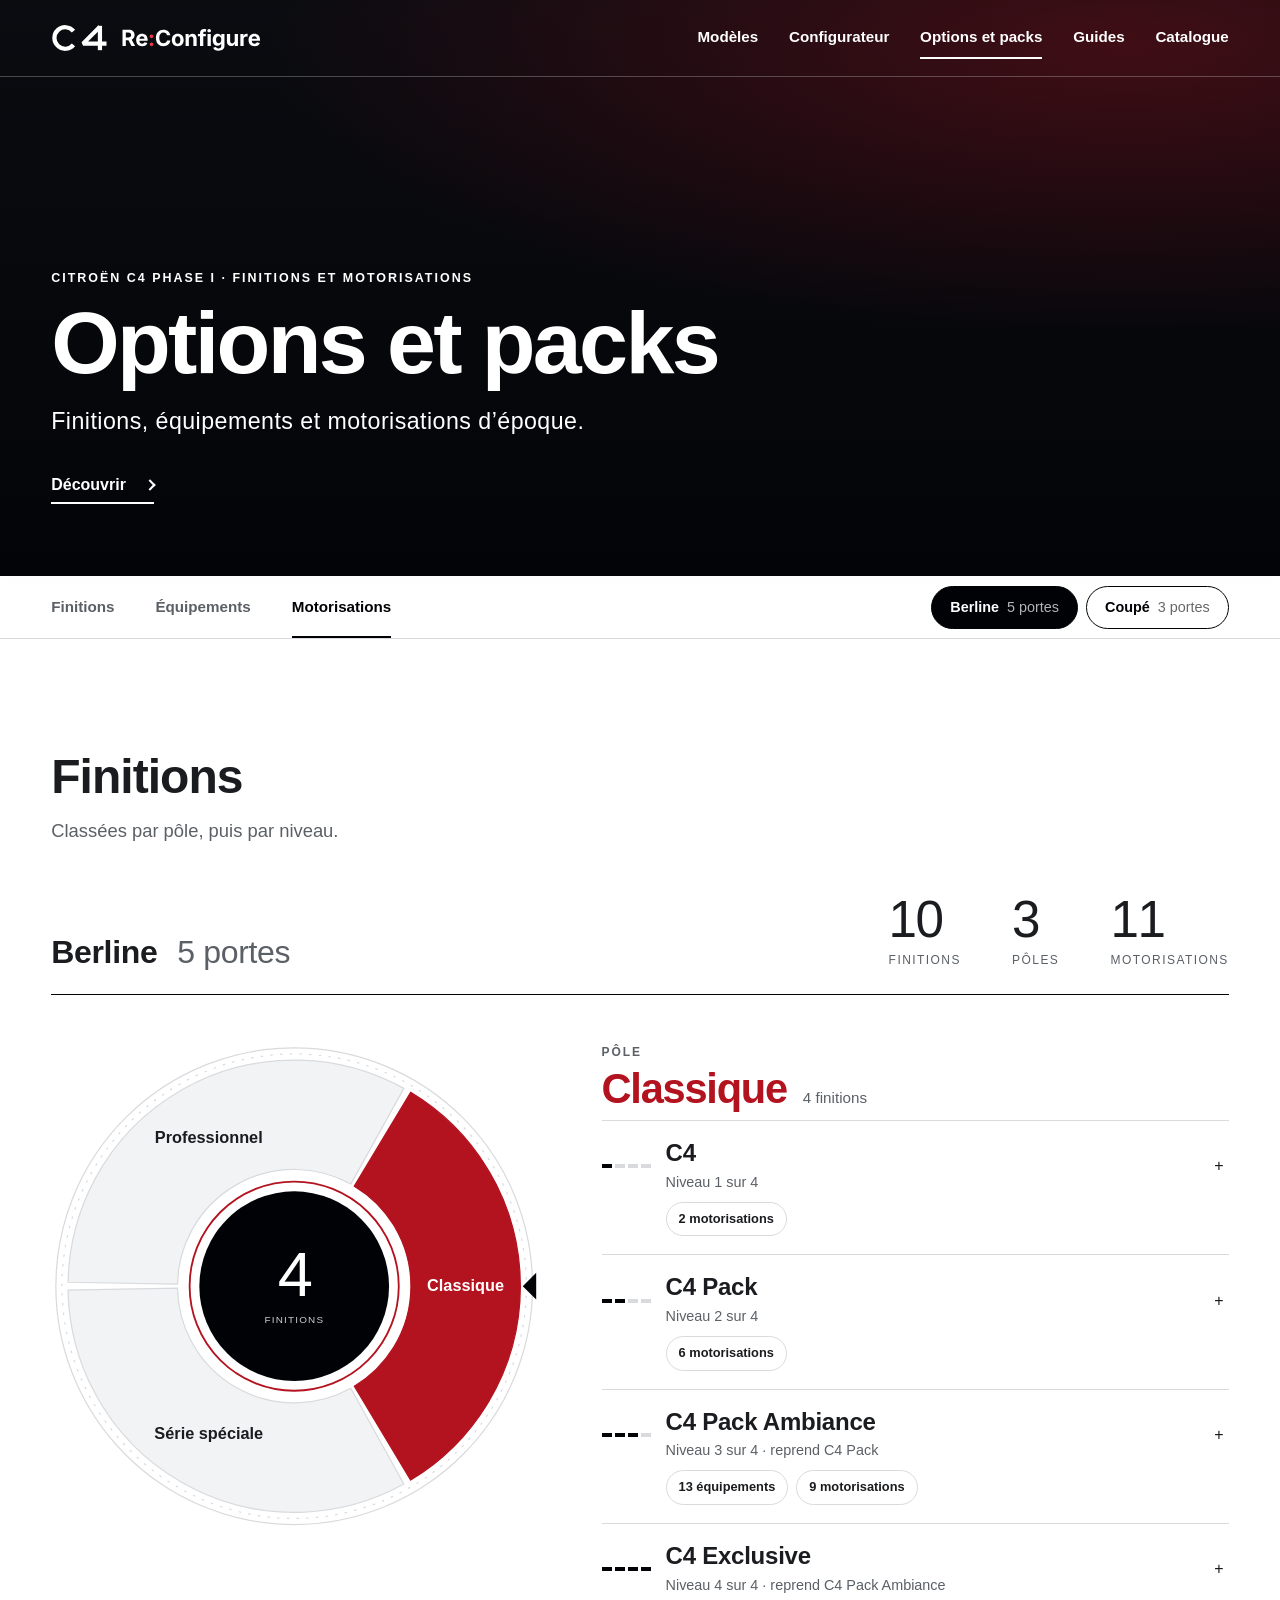
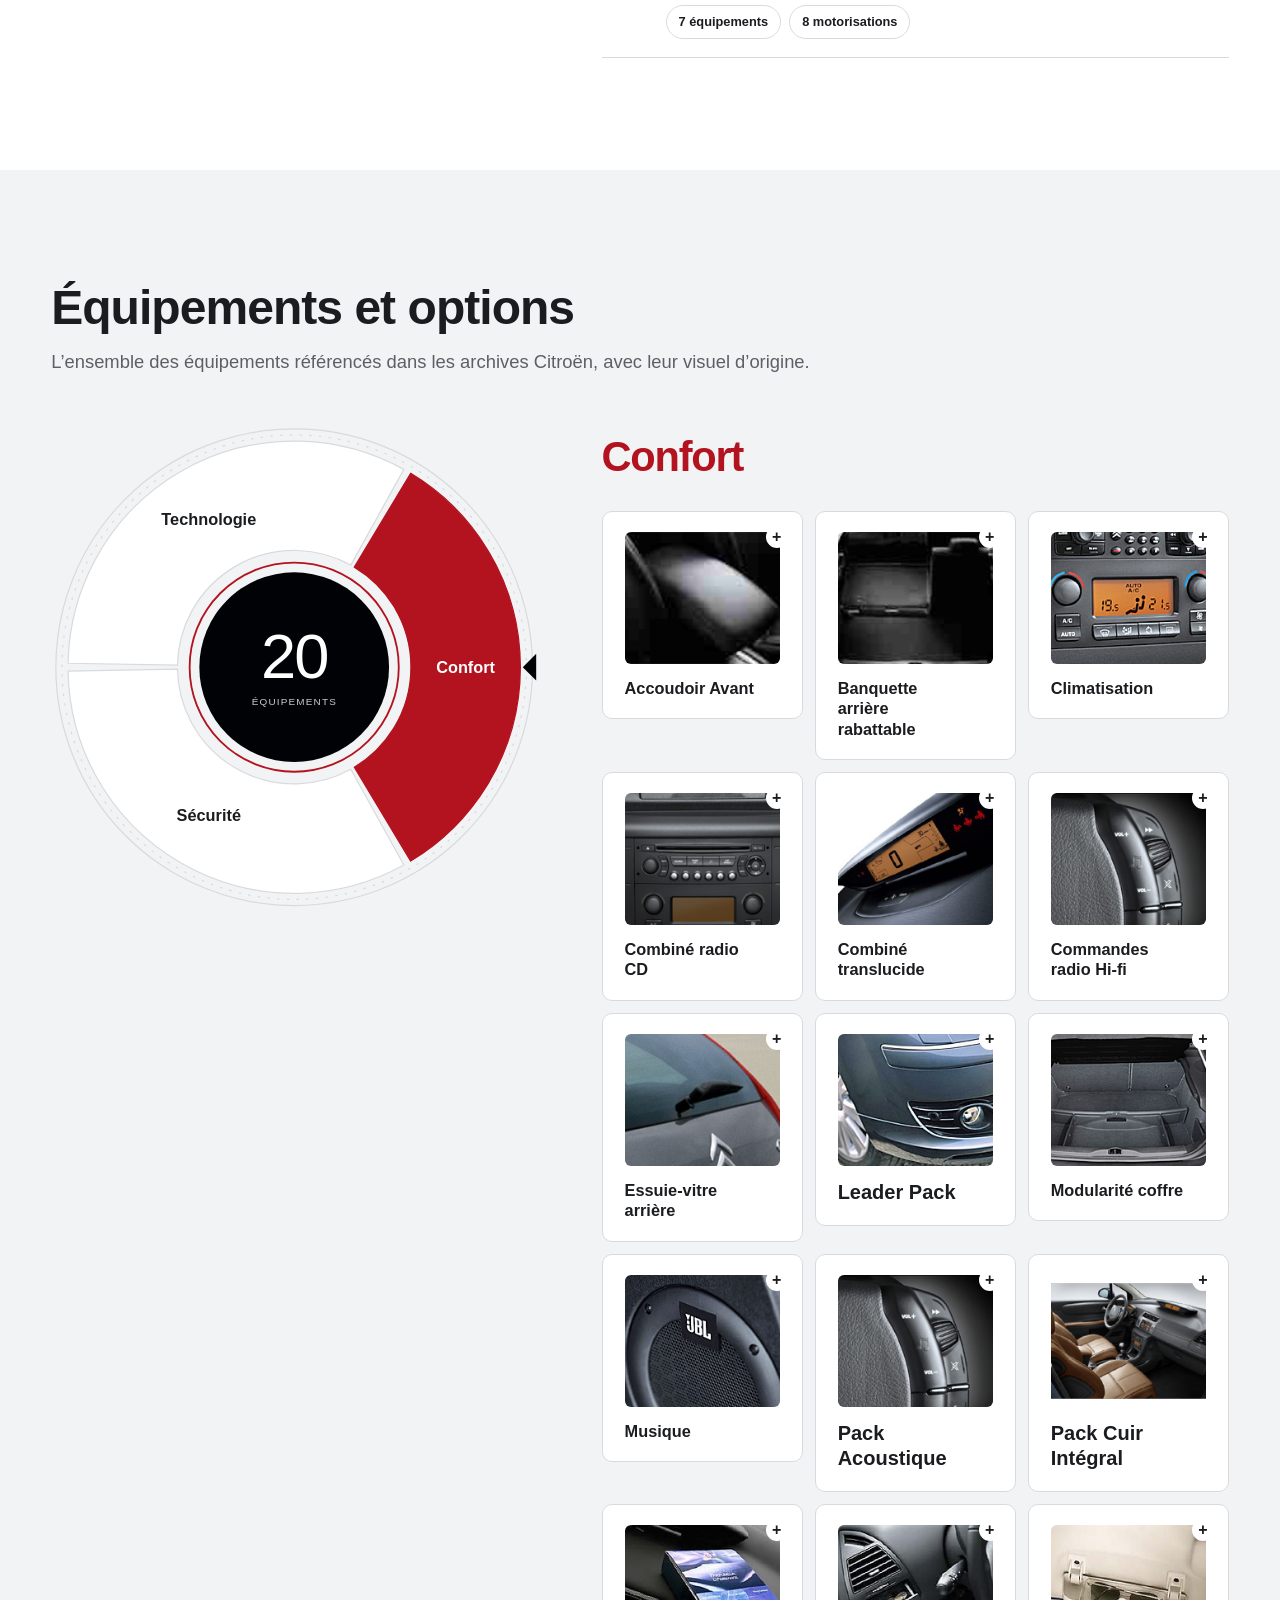
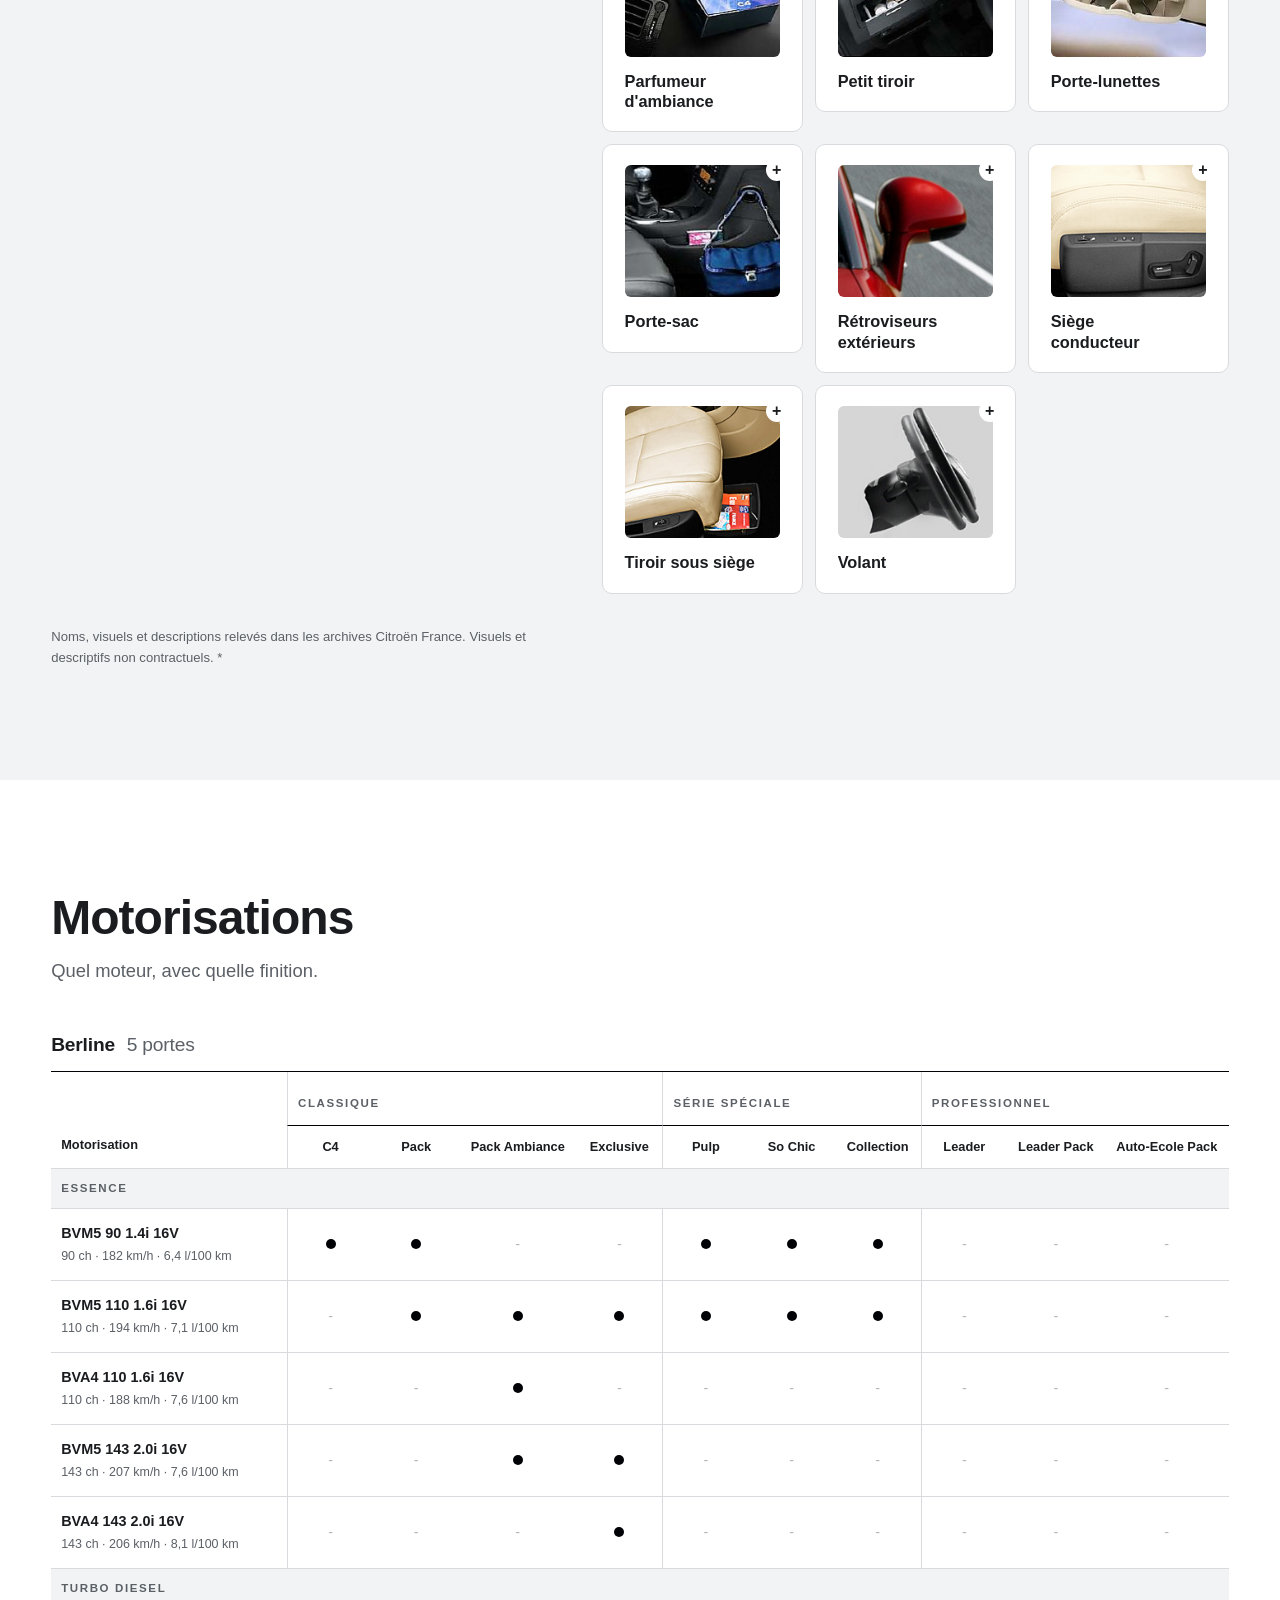
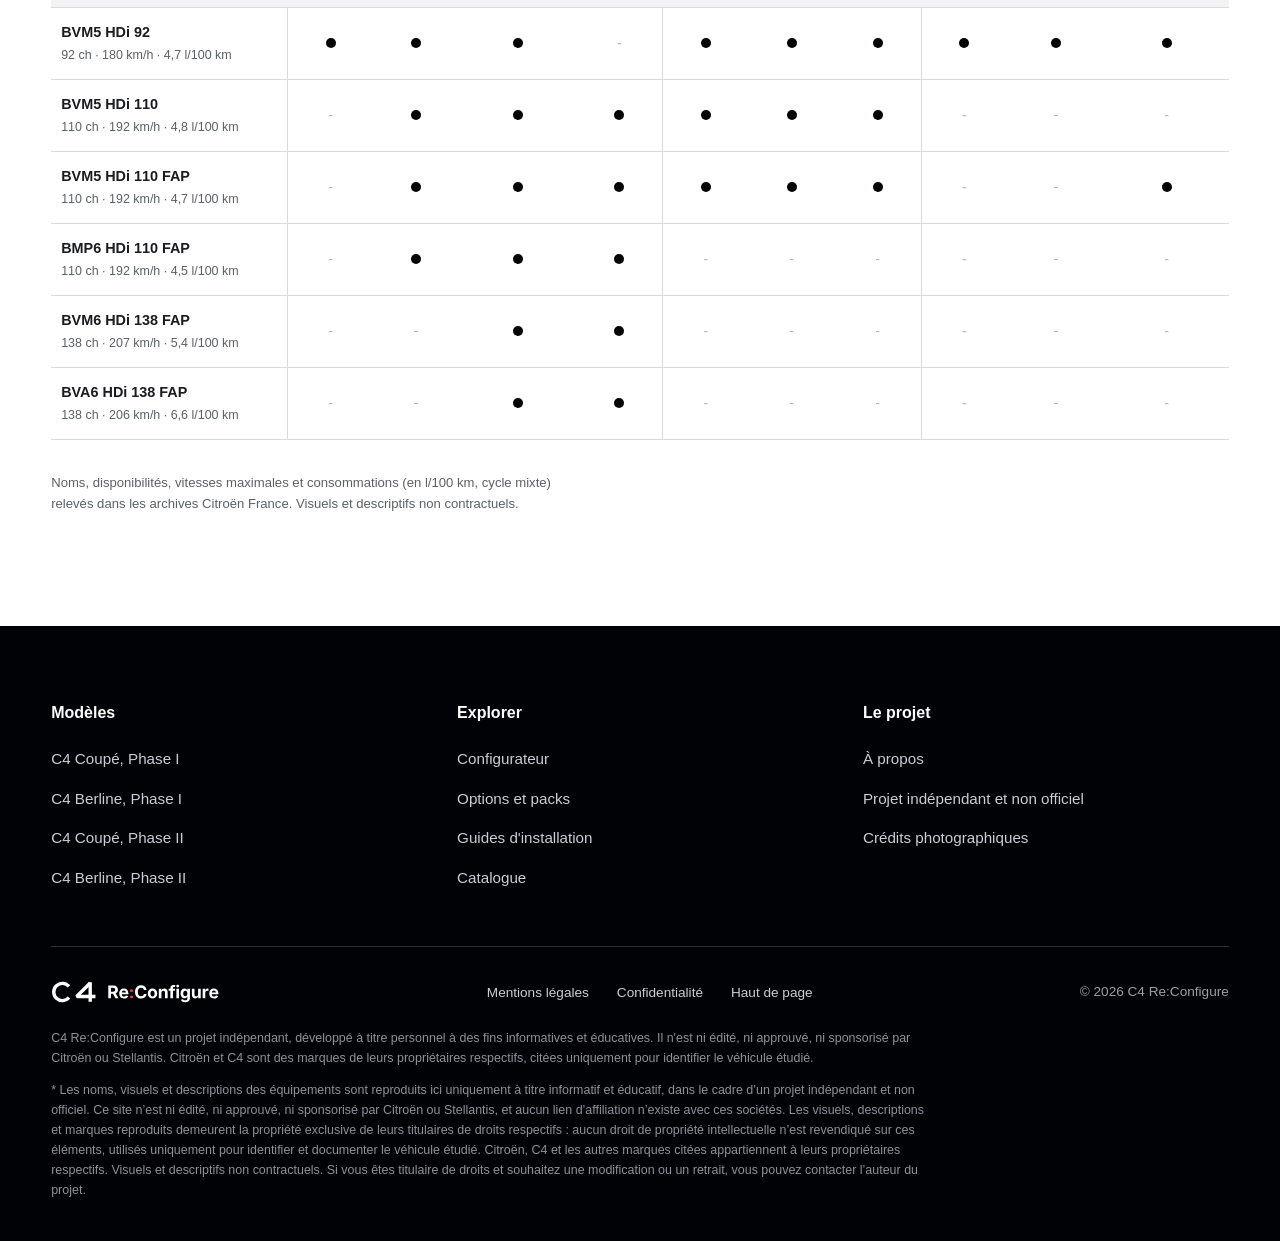
<file: pages/options.html>
<!doctype html>
<html lang="fr" class="no-js">

<head>
    <meta charset="utf-8">
    <meta name="viewport" content="width=device-width, initial-scale=1">
    <title>Options et packs | C4 Re:Configure</title>
    <meta name="description"
        content="Finitions, équipements et motorisations proposés sur la Citroën C4 première génération, classés par pôle et par niveau de finition.">
    <meta name="referrer" content="no-referrer">
    <meta name="theme-color" content="#010205">
    <link rel="icon" href="../assets/logo/logo-mark.svg" type="image/svg+xml">
    <link rel="stylesheet" href="../css/style.css">
    <link rel="stylesheet" href="../css/options.css">
    <script src="../js/script.js" defer></script>
    <script src="../js/donnees.js" defer></script>
    <script src="../js/options-donnees.js" defer></script>
    <script src="../js/options.js" defer></script>
</head>

<body id="haut">
    <a class="skip-link" href="#contenu">Aller au contenu</a>

    <header class="site-header is-top">
        <div class="header-inner">
            <a class="brand" href="../index.html" aria-label="C4 Re:Configure, accueil">
                <img class="brand-logo brand-logo-light" src="../assets/logo/logo-white.svg" alt="" width="323"
                    height="46">
                <img class="brand-logo brand-logo-dark" src="../assets/logo/logo.svg" alt="" width="323" height="46">
            </a>

            <button class="menu-toggle" type="button" aria-expanded="false" aria-controls="menu-principal">
                <span class="menu-toggle-label">Menu</span>
                <span class="menu-toggle-bars" aria-hidden="true"><i></i><i></i><i></i></span>
            </button>

            <nav class="main-nav" id="menu-principal" aria-label="Navigation principale">
                <ul>
                    <li><a href="../index.html#modeles">Modèles</a></li>
                    <li><a href="configurateur.html">Configurateur</a></li>
                    <li><a href="options.html" aria-current="page">Options et packs</a></li>
                    <li><a href="guides.html">Guides</a></li>
                    <li><a href="catalogue.html">Catalogue</a></li>
                </ul>
            </nav>
        </div>
    </header>

    <main id="contenu" data-options data-body="all">

        <!-- ENTÊTE DE PAGE -->
        <section class="page-hero" aria-labelledby="titre-page">
            <div class="page-hero-content">
                <p class="eyebrow">Citroën C4 Phase I · finitions et motorisations</p>
                <h1 id="titre-page">Options et packs</h1>
                <p class="page-hero-lead">Finitions, équipements et motorisations d’époque.</p>
                <p class="hero-links"><a class="link-arrow link-light" href="#finitions">Découvrir</a></p>
            </div>
        </section>

        <!-- NAVIGATION DE PAGE -->
        <div class="subnav">
            <div class="subnav-inner">
                <nav aria-label="Sur cette page">
                    <ul class="subnav-links">
                        <li><a href="#finitions">Finitions</a></li>
                        <li><a href="#equipements">Équipements</a></li>
                        <li><a href="#motorisations">Motorisations</a></li>
                    </ul>
                </nav>
                <div class="body-switch" role="group" aria-label="Carrosserie">
                    <button type="button" data-body-btn="berline" aria-pressed="true">Berline <span>5
                            portes</span></button>
                    <button type="button" data-body-btn="coupe" aria-pressed="false">Coupé <span>3
                            portes</span></button>
                </div>
            </div>
        </div>

        <!-- FINITIONS -->
        <section class="opt-section" id="finitions" aria-labelledby="t-finitions">
            <div class="container">
                <header class="sec-head">
                    <h2 id="t-finitions">Finitions</h2>
                    <p class="section-lead">Classées par pôle, puis par niveau.</p>
                </header>

                <div data-render="finitions"></div>
                <noscript>
                    <p>Cette page nécessite JavaScript pour afficher les finitions.</p>
                </noscript>
            </div>
        </section>

        <!-- ÉQUIPEMENTS -->
        <section class="opt-section opt-section--grey" id="equipements" aria-labelledby="t-equipements">
            <div class="container">
                <header class="sec-head">
                    <h2 id="t-equipements">Équipements et options</h2>
                    <p class="section-lead">L’ensemble des équipements référencés dans les archives Citroën, avec leur
                        visuel d’origine.</p>
                </header>

                <div data-render="equipements"></div>
                <noscript>
                    <p>Cette page nécessite JavaScript pour afficher les équipements.</p>
                </noscript>

                <p class="source-note">Noms, visuels et descriptions relevés dans les archives Citroën France. Visuels
                    et descriptifs non contractuels. *</p>
            </div>
        </section>

        <!-- MOTORISATIONS -->
        <section class="opt-section" id="motorisations" aria-labelledby="t-motorisations">
            <div class="container">
                <header class="sec-head">
                    <h2 id="t-motorisations">Motorisations</h2>
                    <p class="section-lead">Quel moteur, avec quelle finition.</p>
                </header>

                <!-- Matrice Berline -->
                <div class="body-panel" data-body-panel="berline">
                    <h3 class="panel-title panel-title--sm">Berline <span>5 portes</span></h3>
                    <div class="matrix-wrap" role="region" tabindex="0"
                        aria-label="Disponibilité des motorisations par finition, Berline (défilement horizontal)">
                        <table class="matrix">
                            <caption class="sr-only">Motorisations disponibles selon la finition, Berline</caption>
                            <thead>
                                <tr>
                                    <th scope="col" rowspan="2" class="m-corner">Motorisation</th>
                                    <th scope="colgroup" colspan="4" class="m-pole pole-start">Classique</th>
                                    <th scope="colgroup" colspan="3" class="m-pole pole-start">Série spéciale</th>
                                    <th scope="colgroup" colspan="3" class="m-pole pole-start">Professionnel</th>
                                </tr>
                                <tr>
                                    <th scope="col" class="m-grade pole-start" title="C4">C4</th>
                                    <th scope="col" class="m-grade" title="C4 Pack">Pack</th>
                                    <th scope="col" class="m-grade" title="C4 Pack Ambiance">Pack Ambiance</th>
                                    <th scope="col" class="m-grade" title="C4 Exclusive">Exclusive</th>
                                    <th scope="col" class="m-grade pole-start" title="C4 Pulp">Pulp</th>
                                    <th scope="col" class="m-grade" title="C4 Berline So Chic">So Chic</th>
                                    <th scope="col" class="m-grade" title="C4 Collection">Collection</th>
                                    <th scope="col" class="m-grade pole-start" title="C4 Leader">Leader</th>
                                    <th scope="col" class="m-grade" title="C4 Leader Pack">Leader Pack</th>
                                    <th scope="col" class="m-grade" title="C4 Auto-Ecole Pack">Auto-Ecole Pack</th>
                                </tr>
                            </thead>
                            <tbody>
                                <tr class="m-group">
                                    <th scope="rowgroup" colspan="11">Essence</th>
                                </tr>
                                <tr>
                                    <th scope="row">BVM5 90 1.4i 16V<small>90 ch · 182 km/h · 6,4 l/100 km</small></th>
                                    <td class="pole-start" aria-label="Disponible"><span class="dot"
                                            aria-hidden="true"></span></td>
                                    <td aria-label="Disponible"><span class="dot" aria-hidden="true"></span></td>
                                    <td aria-label="Non disponible"><span class="dash" aria-hidden="true">-</span></td>
                                    <td aria-label="Non disponible"><span class="dash" aria-hidden="true">-</span></td>
                                    <td class="pole-start" aria-label="Disponible"><span class="dot"
                                            aria-hidden="true"></span></td>
                                    <td aria-label="Disponible"><span class="dot" aria-hidden="true"></span></td>
                                    <td aria-label="Disponible"><span class="dot" aria-hidden="true"></span></td>
                                    <td class="pole-start" aria-label="Non disponible"><span class="dash"
                                            aria-hidden="true">-</span></td>
                                    <td aria-label="Non disponible"><span class="dash" aria-hidden="true">-</span></td>
                                    <td aria-label="Non disponible"><span class="dash" aria-hidden="true">-</span></td>
                                </tr>
                                <tr>
                                    <th scope="row">BVM5 110 1.6i 16V<small>110 ch · 194 km/h · 7,1 l/100 km</small>
                                    </th>
                                    <td class="pole-start" aria-label="Non disponible"><span class="dash"
                                            aria-hidden="true">-</span></td>
                                    <td aria-label="Disponible"><span class="dot" aria-hidden="true"></span></td>
                                    <td aria-label="Disponible"><span class="dot" aria-hidden="true"></span></td>
                                    <td aria-label="Disponible"><span class="dot" aria-hidden="true"></span></td>
                                    <td class="pole-start" aria-label="Disponible"><span class="dot"
                                            aria-hidden="true"></span></td>
                                    <td aria-label="Disponible"><span class="dot" aria-hidden="true"></span></td>
                                    <td aria-label="Disponible"><span class="dot" aria-hidden="true"></span></td>
                                    <td class="pole-start" aria-label="Non disponible"><span class="dash"
                                            aria-hidden="true">-</span></td>
                                    <td aria-label="Non disponible"><span class="dash" aria-hidden="true">-</span></td>
                                    <td aria-label="Non disponible"><span class="dash" aria-hidden="true">-</span></td>
                                </tr>
                                <tr>
                                    <th scope="row">BVA4 110 1.6i 16V<small>110 ch · 188 km/h · 7,6 l/100 km</small>
                                    </th>
                                    <td class="pole-start" aria-label="Non disponible"><span class="dash"
                                            aria-hidden="true">-</span></td>
                                    <td aria-label="Non disponible"><span class="dash" aria-hidden="true">-</span></td>
                                    <td aria-label="Disponible"><span class="dot" aria-hidden="true"></span></td>
                                    <td aria-label="Non disponible"><span class="dash" aria-hidden="true">-</span></td>
                                    <td class="pole-start" aria-label="Non disponible"><span class="dash"
                                            aria-hidden="true">-</span></td>
                                    <td aria-label="Non disponible"><span class="dash" aria-hidden="true">-</span></td>
                                    <td aria-label="Non disponible"><span class="dash" aria-hidden="true">-</span></td>
                                    <td class="pole-start" aria-label="Non disponible"><span class="dash"
                                            aria-hidden="true">-</span></td>
                                    <td aria-label="Non disponible"><span class="dash" aria-hidden="true">-</span></td>
                                    <td aria-label="Non disponible"><span class="dash" aria-hidden="true">-</span></td>
                                </tr>
                                <tr>
                                    <th scope="row">BVM5 143 2.0i 16V<small>143 ch · 207 km/h · 7,6 l/100 km</small>
                                    </th>
                                    <td class="pole-start" aria-label="Non disponible"><span class="dash"
                                            aria-hidden="true">-</span></td>
                                    <td aria-label="Non disponible"><span class="dash" aria-hidden="true">-</span></td>
                                    <td aria-label="Disponible"><span class="dot" aria-hidden="true"></span></td>
                                    <td aria-label="Disponible"><span class="dot" aria-hidden="true"></span></td>
                                    <td class="pole-start" aria-label="Non disponible"><span class="dash"
                                            aria-hidden="true">-</span></td>
                                    <td aria-label="Non disponible"><span class="dash" aria-hidden="true">-</span></td>
                                    <td aria-label="Non disponible"><span class="dash" aria-hidden="true">-</span></td>
                                    <td class="pole-start" aria-label="Non disponible"><span class="dash"
                                            aria-hidden="true">-</span></td>
                                    <td aria-label="Non disponible"><span class="dash" aria-hidden="true">-</span></td>
                                    <td aria-label="Non disponible"><span class="dash" aria-hidden="true">-</span></td>
                                </tr>
                                <tr>
                                    <th scope="row">BVA4 143 2.0i 16V<small>143 ch · 206 km/h · 8,1 l/100 km</small>
                                    </th>
                                    <td class="pole-start" aria-label="Non disponible"><span class="dash"
                                            aria-hidden="true">-</span></td>
                                    <td aria-label="Non disponible"><span class="dash" aria-hidden="true">-</span></td>
                                    <td aria-label="Non disponible"><span class="dash" aria-hidden="true">-</span></td>
                                    <td aria-label="Disponible"><span class="dot" aria-hidden="true"></span></td>
                                    <td class="pole-start" aria-label="Non disponible"><span class="dash"
                                            aria-hidden="true">-</span></td>
                                    <td aria-label="Non disponible"><span class="dash" aria-hidden="true">-</span></td>
                                    <td aria-label="Non disponible"><span class="dash" aria-hidden="true">-</span></td>
                                    <td class="pole-start" aria-label="Non disponible"><span class="dash"
                                            aria-hidden="true">-</span></td>
                                    <td aria-label="Non disponible"><span class="dash" aria-hidden="true">-</span></td>
                                    <td aria-label="Non disponible"><span class="dash" aria-hidden="true">-</span></td>
                                </tr>
                            </tbody>
                            <tbody>
                                <tr class="m-group">
                                    <th scope="rowgroup" colspan="11">Turbo Diesel</th>
                                </tr>
                                <tr>
                                    <th scope="row">BVM5 HDi 92<small>92 ch · 180 km/h · 4,7 l/100 km</small></th>
                                    <td class="pole-start" aria-label="Disponible"><span class="dot"
                                            aria-hidden="true"></span></td>
                                    <td aria-label="Disponible"><span class="dot" aria-hidden="true"></span></td>
                                    <td aria-label="Disponible"><span class="dot" aria-hidden="true"></span></td>
                                    <td aria-label="Non disponible"><span class="dash" aria-hidden="true">-</span></td>
                                    <td class="pole-start" aria-label="Disponible"><span class="dot"
                                            aria-hidden="true"></span></td>
                                    <td aria-label="Disponible"><span class="dot" aria-hidden="true"></span></td>
                                    <td aria-label="Disponible"><span class="dot" aria-hidden="true"></span></td>
                                    <td class="pole-start" aria-label="Disponible"><span class="dot"
                                            aria-hidden="true"></span></td>
                                    <td aria-label="Disponible"><span class="dot" aria-hidden="true"></span></td>
                                    <td aria-label="Disponible"><span class="dot" aria-hidden="true"></span></td>
                                </tr>
                                <tr>
                                    <th scope="row">BVM5 HDi 110<small>110 ch · 192 km/h · 4,8 l/100
                                            km</small></th>
                                    <td class="pole-start" aria-label="Non disponible"><span class="dash"
                                            aria-hidden="true">-</span></td>
                                    <td aria-label="Disponible"><span class="dot" aria-hidden="true"></span></td>
                                    <td aria-label="Disponible"><span class="dot" aria-hidden="true"></span></td>
                                    <td aria-label="Disponible"><span class="dot" aria-hidden="true"></span></td>
                                    <td class="pole-start" aria-label="Disponible"><span class="dot"
                                            aria-hidden="true"></span></td>
                                    <td aria-label="Disponible"><span class="dot" aria-hidden="true"></span></td>
                                    <td aria-label="Disponible"><span class="dot" aria-hidden="true"></span></td>
                                    <td class="pole-start" aria-label="Non disponible"><span class="dash"
                                            aria-hidden="true">-</span></td>
                                    <td aria-label="Non disponible"><span class="dash" aria-hidden="true">-</span></td>
                                    <td aria-label="Non disponible"><span class="dash" aria-hidden="true">-</span></td>
                                </tr>
                                <tr>
                                    <th scope="row">BVM5 HDi 110 FAP<small>110 ch · 192 km/h · 4,7 l/100
                                            km</small></th>
                                    <td class="pole-start" aria-label="Non disponible"><span class="dash"
                                            aria-hidden="true">-</span></td>
                                    <td aria-label="Disponible"><span class="dot" aria-hidden="true"></span></td>
                                    <td aria-label="Disponible"><span class="dot" aria-hidden="true"></span></td>
                                    <td aria-label="Disponible"><span class="dot" aria-hidden="true"></span></td>
                                    <td class="pole-start" aria-label="Disponible"><span class="dot"
                                            aria-hidden="true"></span></td>
                                    <td aria-label="Disponible"><span class="dot" aria-hidden="true"></span></td>
                                    <td aria-label="Disponible"><span class="dot" aria-hidden="true"></span></td>
                                    <td class="pole-start" aria-label="Non disponible"><span class="dash"
                                            aria-hidden="true">-</span></td>
                                    <td aria-label="Non disponible"><span class="dash" aria-hidden="true">-</span></td>
                                    <td aria-label="Disponible"><span class="dot" aria-hidden="true"></span></td>
                                </tr>
                                <tr>
                                    <th scope="row">BMP6 HDi 110 FAP<small>110 ch · 192 km/h · 4,5 l/100
                                            km</small></th>
                                    <td class="pole-start" aria-label="Non disponible"><span class="dash"
                                            aria-hidden="true">-</span></td>
                                    <td aria-label="Disponible"><span class="dot" aria-hidden="true"></span></td>
                                    <td aria-label="Disponible"><span class="dot" aria-hidden="true"></span></td>
                                    <td aria-label="Disponible"><span class="dot" aria-hidden="true"></span></td>
                                    <td class="pole-start" aria-label="Non disponible"><span class="dash"
                                            aria-hidden="true">-</span></td>
                                    <td aria-label="Non disponible"><span class="dash" aria-hidden="true">-</span></td>
                                    <td aria-label="Non disponible"><span class="dash" aria-hidden="true">-</span></td>
                                    <td class="pole-start" aria-label="Non disponible"><span class="dash"
                                            aria-hidden="true">-</span></td>
                                    <td aria-label="Non disponible"><span class="dash" aria-hidden="true">-</span></td>
                                    <td aria-label="Non disponible"><span class="dash" aria-hidden="true">-</span></td>
                                </tr>
                                <tr>
                                    <th scope="row">BVM6 HDi 138 FAP<small>138 ch · 207 km/h · 5,4 l/100 km</small></th>
                                    <td class="pole-start" aria-label="Non disponible"><span class="dash"
                                            aria-hidden="true">-</span></td>
                                    <td aria-label="Non disponible"><span class="dash" aria-hidden="true">-</span></td>
                                    <td aria-label="Disponible"><span class="dot" aria-hidden="true"></span></td>
                                    <td aria-label="Disponible"><span class="dot" aria-hidden="true"></span></td>
                                    <td class="pole-start" aria-label="Non disponible"><span class="dash"
                                            aria-hidden="true">-</span></td>
                                    <td aria-label="Non disponible"><span class="dash" aria-hidden="true">-</span></td>
                                    <td aria-label="Non disponible"><span class="dash" aria-hidden="true">-</span></td>
                                    <td class="pole-start" aria-label="Non disponible"><span class="dash"
                                            aria-hidden="true">-</span></td>
                                    <td aria-label="Non disponible"><span class="dash" aria-hidden="true">-</span></td>
                                    <td aria-label="Non disponible"><span class="dash" aria-hidden="true">-</span></td>
                                </tr>
                                <tr>
                                    <th scope="row">BVA6 HDi 138 FAP<small>138 ch · 206 km/h · 6,6 l/100 km</small></th>
                                    <td class="pole-start" aria-label="Non disponible"><span class="dash"
                                            aria-hidden="true">-</span></td>
                                    <td aria-label="Non disponible"><span class="dash" aria-hidden="true">-</span></td>
                                    <td aria-label="Disponible"><span class="dot" aria-hidden="true"></span></td>
                                    <td aria-label="Disponible"><span class="dot" aria-hidden="true"></span></td>
                                    <td class="pole-start" aria-label="Non disponible"><span class="dash"
                                            aria-hidden="true">-</span></td>
                                    <td aria-label="Non disponible"><span class="dash" aria-hidden="true">-</span></td>
                                    <td aria-label="Non disponible"><span class="dash" aria-hidden="true">-</span></td>
                                    <td class="pole-start" aria-label="Non disponible"><span class="dash"
                                            aria-hidden="true">-</span></td>
                                    <td aria-label="Non disponible"><span class="dash" aria-hidden="true">-</span></td>
                                    <td aria-label="Non disponible"><span class="dash" aria-hidden="true">-</span></td>
                                </tr>
                            </tbody>
                        </table>
                    </div>
                </div>

                <!-- Matrice Coupé -->
                <div class="body-panel" data-body-panel="coupe">
                    <h3 class="panel-title panel-title--sm">Coupé <span>3 portes</span></h3>
                    <div class="matrix-wrap" role="region" tabindex="0"
                        aria-label="Disponibilité des motorisations par finition, Coupé (défilement horizontal)">
                        <table class="matrix">
                            <caption class="sr-only">Motorisations disponibles selon la finition, Coupé</caption>
                            <thead>
                                <tr>
                                    <th scope="col" rowspan="2" class="m-corner">Motorisation</th>
                                    <th scope="colgroup" colspan="2" class="m-pole pole-start">Classique</th>
                                    <th scope="colgroup" colspan="2" class="m-pole pole-start">Dynamique</th>
                                    <th scope="colgroup" colspan="3" class="m-pole pole-start">Série spéciale</th>
                                </tr>
                                <tr>
                                    <th scope="col" class="m-grade pole-start" title="C4">C4</th>
                                    <th scope="col" class="m-grade" title="C4 Pack Ambiance">Pack Ambiance</th>
                                    <th scope="col" class="m-grade pole-start" title="C4 VTR">VTR</th>
                                    <th scope="col" class="m-grade" title="C4 VTS">VTS</th>
                                    <th scope="col" class="m-grade pole-start" title="C4 Pulp">Pulp</th>
                                    <th scope="col" class="m-grade" title="C4 So Chic">So Chic</th>
                                    <th scope="col" class="m-grade" title="C4 Collection">Collection</th>
                                </tr>
                            </thead>
                            <tbody>
                                <tr class="m-group">
                                    <th scope="rowgroup" colspan="8">Essence</th>
                                </tr>
                                <tr>
                                    <th scope="row">BVM5 90 1.4i 16V<small>90 ch · 182 km/h · 6,4 l/100 km</small></th>
                                    <td class="pole-start" aria-label="Disponible"><span class="dot"
                                            aria-hidden="true"></span></td>
                                    <td aria-label="Non disponible"><span class="dash" aria-hidden="true">-</span></td>
                                    <td class="pole-start" aria-label="Disponible"><span class="dot"
                                            aria-hidden="true"></span></td>
                                    <td aria-label="Non disponible"><span class="dash" aria-hidden="true">-</span></td>
                                    <td class="pole-start" aria-label="Disponible"><span class="dot"
                                            aria-hidden="true"></span></td>
                                    <td aria-label="Disponible"><span class="dot" aria-hidden="true"></span></td>
                                    <td aria-label="Disponible"><span class="dot" aria-hidden="true"></span></td>
                                </tr>
                                <tr>
                                    <th scope="row">BVM5 110 1.6i 16V<small>110 ch · 194 km/h · 7,1 l/100 km</small>
                                    </th>
                                    <td class="pole-start" aria-label="Non disponible"><span class="dash"
                                            aria-hidden="true">-</span></td>
                                    <td aria-label="Disponible"><span class="dot" aria-hidden="true"></span></td>
                                    <td class="pole-start" aria-label="Disponible"><span class="dot"
                                            aria-hidden="true"></span></td>
                                    <td aria-label="Disponible"><span class="dot" aria-hidden="true"></span></td>
                                    <td class="pole-start" aria-label="Disponible"><span class="dot"
                                            aria-hidden="true"></span></td>
                                    <td aria-label="Disponible"><span class="dot" aria-hidden="true"></span></td>
                                    <td aria-label="Disponible"><span class="dot" aria-hidden="true"></span></td>
                                </tr>
                                <tr>
                                    <th scope="row">BVA4 110 1.6i 16V<small>110 ch · 188 km/h · 7,6 l/100 km</small>
                                    </th>
                                    <td class="pole-start" aria-label="Non disponible"><span class="dash"
                                            aria-hidden="true">-</span></td>
                                    <td aria-label="Disponible"><span class="dot" aria-hidden="true"></span></td>
                                    <td class="pole-start" aria-label="Non disponible"><span class="dash"
                                            aria-hidden="true">-</span></td>
                                    <td aria-label="Disponible"><span class="dot" aria-hidden="true"></span></td>
                                    <td class="pole-start" aria-label="Non disponible"><span class="dash"
                                            aria-hidden="true">-</span></td>
                                    <td aria-label="Non disponible"><span class="dash" aria-hidden="true">-</span></td>
                                    <td aria-label="Non disponible"><span class="dash" aria-hidden="true">-</span></td>
                                </tr>
                                <tr>
                                    <th scope="row">BVM5 143 2.0i 16V<small>143 ch · 207 km/h · 7,6 l/100 km</small>
                                    </th>
                                    <td class="pole-start" aria-label="Non disponible"><span class="dash"
                                            aria-hidden="true">-</span></td>
                                    <td aria-label="Disponible"><span class="dot" aria-hidden="true"></span></td>
                                    <td class="pole-start" aria-label="Non disponible"><span class="dash"
                                            aria-hidden="true">-</span></td>
                                    <td aria-label="Disponible"><span class="dot" aria-hidden="true"></span></td>
                                    <td class="pole-start" aria-label="Non disponible"><span class="dash"
                                            aria-hidden="true">-</span></td>
                                    <td aria-label="Non disponible"><span class="dash" aria-hidden="true">-</span></td>
                                    <td aria-label="Non disponible"><span class="dash" aria-hidden="true">-</span></td>
                                </tr>
                                <tr>
                                    <th scope="row">BVM5 180 2.0i 16V<small>180 ch · 227 km/h · 8,4 l/100 km</small>
                                    </th>
                                    <td class="pole-start" aria-label="Non disponible"><span class="dash"
                                            aria-hidden="true">-</span></td>
                                    <td aria-label="Non disponible"><span class="dash" aria-hidden="true">-</span></td>
                                    <td class="pole-start" aria-label="Non disponible"><span class="dash"
                                            aria-hidden="true">-</span></td>
                                    <td aria-label="Disponible"><span class="dot" aria-hidden="true"></span></td>
                                    <td class="pole-start" aria-label="Non disponible"><span class="dash"
                                            aria-hidden="true">-</span></td>
                                    <td aria-label="Non disponible"><span class="dash" aria-hidden="true">-</span></td>
                                    <td aria-label="Non disponible"><span class="dash" aria-hidden="true">-</span></td>
                                </tr>
                            </tbody>
                            <tbody>
                                <tr class="m-group">
                                    <th scope="rowgroup" colspan="8">Turbo Diesel</th>
                                </tr>
                                <tr>
                                    <th scope="row">BVM5 HDi 92<small>92 ch · 180 km/h · 4,7 l/100 km</small></th>
                                    <td class="pole-start" aria-label="Disponible"><span class="dot"
                                            aria-hidden="true"></span></td>
                                    <td aria-label="Disponible"><span class="dot" aria-hidden="true"></span></td>
                                    <td class="pole-start" aria-label="Disponible"><span class="dot"
                                            aria-hidden="true"></span></td>
                                    <td aria-label="Non disponible"><span class="dash" aria-hidden="true">-</span></td>
                                    <td class="pole-start" aria-label="Disponible"><span class="dot"
                                            aria-hidden="true"></span></td>
                                    <td aria-label="Disponible"><span class="dot" aria-hidden="true"></span></td>
                                    <td aria-label="Disponible"><span class="dot" aria-hidden="true"></span></td>
                                </tr>
                                <tr>
                                    <th scope="row">BVM5 HDi 110<small>110 ch · 192 km/h · 4,8 l/100
                                            km</small></th>
                                    <td class="pole-start" aria-label="Non disponible"><span class="dash"
                                            aria-hidden="true">-</span></td>
                                    <td aria-label="Disponible"><span class="dot" aria-hidden="true"></span></td>
                                    <td class="pole-start" aria-label="Disponible"><span class="dot"
                                            aria-hidden="true"></span></td>
                                    <td aria-label="Disponible"><span class="dot" aria-hidden="true"></span></td>
                                    <td class="pole-start" aria-label="Disponible"><span class="dot"
                                            aria-hidden="true"></span></td>
                                    <td aria-label="Disponible"><span class="dot" aria-hidden="true"></span></td>
                                    <td aria-label="Disponible"><span class="dot" aria-hidden="true"></span></td>
                                </tr>
                                <tr>
                                    <th scope="row">BVM5 HDi 110 FAP<small>110 ch · 192 km/h · 4,7 l/100
                                            km</small></th>
                                    <td class="pole-start" aria-label="Non disponible"><span class="dash"
                                            aria-hidden="true">-</span></td>
                                    <td aria-label="Disponible"><span class="dot" aria-hidden="true"></span></td>
                                    <td class="pole-start" aria-label="Disponible"><span class="dot"
                                            aria-hidden="true"></span></td>
                                    <td aria-label="Disponible"><span class="dot" aria-hidden="true"></span></td>
                                    <td class="pole-start" aria-label="Disponible"><span class="dot"
                                            aria-hidden="true"></span></td>
                                    <td aria-label="Disponible"><span class="dot" aria-hidden="true"></span></td>
                                    <td aria-label="Disponible"><span class="dot" aria-hidden="true"></span></td>
                                </tr>
                                <tr>
                                    <th scope="row">BMP6 HDi 110 FAP<small>110 ch · 192 km/h · 4,5 l/100
                                            km</small></th>
                                    <td class="pole-start" aria-label="Non disponible"><span class="dash"
                                            aria-hidden="true">-</span></td>
                                    <td aria-label="Disponible"><span class="dot" aria-hidden="true"></span></td>
                                    <td class="pole-start" aria-label="Disponible"><span class="dot"
                                            aria-hidden="true"></span></td>
                                    <td aria-label="Disponible"><span class="dot" aria-hidden="true"></span></td>
                                    <td class="pole-start" aria-label="Non disponible"><span class="dash"
                                            aria-hidden="true">-</span></td>
                                    <td aria-label="Non disponible"><span class="dash" aria-hidden="true">-</span></td>
                                    <td aria-label="Non disponible"><span class="dash" aria-hidden="true">-</span></td>
                                </tr>
                                <tr>
                                    <th scope="row">BVM6 HDi 138 FAP<small>138 ch · 207 km/h · 5,4 l/100 km</small></th>
                                    <td class="pole-start" aria-label="Non disponible"><span class="dash"
                                            aria-hidden="true">-</span></td>
                                    <td aria-label="Disponible"><span class="dot" aria-hidden="true"></span></td>
                                    <td class="pole-start" aria-label="Non disponible"><span class="dash"
                                            aria-hidden="true">-</span></td>
                                    <td aria-label="Disponible"><span class="dot" aria-hidden="true"></span></td>
                                    <td class="pole-start" aria-label="Non disponible"><span class="dash"
                                            aria-hidden="true">-</span></td>
                                    <td aria-label="Non disponible"><span class="dash" aria-hidden="true">-</span></td>
                                    <td aria-label="Non disponible"><span class="dash" aria-hidden="true">-</span></td>
                                </tr>
                                <tr>
                                    <th scope="row">BVA6 HDi 138 FAP<small>138 ch · 206 km/h · 6,6 l/100 km</small></th>
                                    <td class="pole-start" aria-label="Non disponible"><span class="dash"
                                            aria-hidden="true">-</span></td>
                                    <td aria-label="Disponible"><span class="dot" aria-hidden="true"></span></td>
                                    <td class="pole-start" aria-label="Non disponible"><span class="dash"
                                            aria-hidden="true">-</span></td>
                                    <td aria-label="Disponible"><span class="dot" aria-hidden="true"></span></td>
                                    <td class="pole-start" aria-label="Non disponible"><span class="dash"
                                            aria-hidden="true">-</span></td>
                                    <td aria-label="Non disponible"><span class="dash" aria-hidden="true">-</span></td>
                                    <td aria-label="Non disponible"><span class="dash" aria-hidden="true">-</span></td>
                                </tr>
                            </tbody>
                        </table>
                    </div>
                </div>

                <p class="source-note">Noms, disponibilités, vitesses maximales et consommations (en l/100 km, cycle
                    mixte) relevés dans les archives Citroën France. Visuels et descriptifs non contractuels.</p>
            </div>
        </section>

    </main>

    <footer class="site-footer">
        <div class="container">
            <div class="footer-columns">
                <section class="footer-col">
                    <h2 class="footer-title"><button class="footer-toggle" type="button"
                            aria-controls="f-modeles"><span>Modèles</span><i aria-hidden="true"></i></button></h2>
                    <ul class="footer-list" id="f-modeles">
                        <li><a href="configurateur.html?phase=1&amp;carrosserie=coupe">C4 Coupé, Phase I</a></li>
                        <li><a href="configurateur.html?phase=1&amp;carrosserie=berline">C4 Berline, Phase I</a></li>
                        <li><a href="configurateur.html?phase=2&amp;carrosserie=coupe">C4 Coupé, Phase II</a></li>
                        <li><a href="configurateur.html?phase=2&amp;carrosserie=berline">C4 Berline, Phase II</a></li>
                    </ul>
                </section>

                <section class="footer-col">
                    <h2 class="footer-title"><button class="footer-toggle" type="button"
                            aria-controls="f-explorer"><span>Explorer</span><i aria-hidden="true"></i></button></h2>
                    <ul class="footer-list" id="f-explorer">
                        <li><a href="configurateur.html">Configurateur</a></li>
                        <li><a href="options.html">Options et packs</a></li>
                        <li><a href="guides.html">Guides d'installation</a></li>
                        <li><a href="catalogue.html">Catalogue</a></li>
                    </ul>
                </section>

                <section class="footer-col">
                    <h2 class="footer-title"><button class="footer-toggle" type="button"
                            aria-controls="f-projet"><span>Le projet</span><i aria-hidden="true"></i></button></h2>
                    <ul class="footer-list" id="f-projet">
                        <li><a href="a-propos.html">À propos</a></li>
                        <li><a href="a-propos.html#non-affiliation">Projet indépendant et non officiel</a></li>
                        <li><a href="a-propos.html#credits-photos">Crédits photographiques</a></li>
                    </ul>
                </section>
            </div>

            <div class="footer-bottom">
                <a class="footer-logo" href="../index.html" aria-label="C4 Re:Configure, accueil">
                    <img src="../assets/logo/logo-white.svg" alt="" width="323" height="46">
                </a>
                <ul class="footer-legal">
                    <li><a href="mentions-legales.html">Mentions légales</a></li>
                    <li><a href="confidentialite.html">Confidentialité</a></li>
                    <li><a href="#haut">Haut de page</a></li>
                </ul>
                <p class="footer-copy">© 2026 C4 Re:Configure</p>
            </div>

            <p class="footer-small">C4 Re:Configure est un projet indépendant, développé à titre personnel à des fins
                informatives et éducatives. Il n'est ni édité, ni approuvé, ni sponsorisé par Citroën ou Stellantis.
                Citroën et C4 sont des marques de leurs propriétaires respectifs, citées uniquement pour identifier le
                véhicule étudié.</p>

            <p class="footer-small footer-footnote">* Les noms, visuels et descriptions des équipements sont reproduits
                ici uniquement à titre informatif et éducatif, dans le cadre d’un projet indépendant et non officiel. Ce
                site n’est ni édité, ni approuvé, ni sponsorisé par Citroën ou Stellantis, et aucun lien d’affiliation
                n’existe avec ces sociétés. Les visuels, descriptions et marques reproduits demeurent la propriété
                exclusive de leurs titulaires de droits respectifs : aucun droit de propriété intellectuelle n’est
                revendiqué sur ces éléments, utilisés uniquement pour identifier et documenter le véhicule étudié.
                Citroën, C4 et les autres marques citées appartiennent à leurs propriétaires respectifs. Visuels et
                descriptifs non contractuels. Si vous êtes titulaire de droits et souhaitez une modification ou un
                retrait, vous pouvez contacter l’auteur du projet.</p>
        </div>
    </footer>

</body>

</html>
</file>
<file: css/style.css>
:root {
  --black: #010205;
  --ink: #1a1c1f;
  --muted: #5b6066;
  --line: #d8dadd;
  --grey: #f2f3f4;
  --white: #ffffff;
  --accent: #b3121f;
  --frame: #e4e6e9;
  --max: 1320px;
  --pad: clamp(20px, 4vw, 56px);
  --header-h: 76px;
  --font: "Helvetica Neue", Helvetica, Arial, "Segoe UI", Roboto, sans-serif;
}

*,
*::before,
*::after {
  box-sizing: border-box;
}

html {
  scroll-behavior: smooth;
  scroll-padding-top: calc(var(--header-h) + 8px);
  -webkit-text-size-adjust: 100%;
}

body {
  margin: 0;
  font-family: var(--font);
  font-size: 1rem;
  line-height: 1.6;
  color: var(--ink);
  background: var(--white);
  -webkit-font-smoothing: antialiased;
}

img,
video {
  display: block;
  max-width: 100%;
}

ul {
  margin: 0;
  padding: 0;
  list-style: none;
}

h1,
h2,
p,
figure {
  margin: 0;
}

a {
  color: inherit;
}

:focus-visible {
  outline: 3px solid #1a56c4;
  outline-offset: 3px;
}

.site-header.is-top :focus-visible,
.hero :focus-visible,
.site-footer :focus-visible {
  outline-color: var(--white);
}

.skip-link {
  position: absolute;
  left: 12px;
  top: -60px;
  z-index: 100;
  background: var(--white);
  color: var(--black);
  padding: 10px 16px;
  border: 2px solid var(--black);
}

.skip-link:focus {
  top: 12px;
}

.container {
  width: 100%;
  max-width: var(--max);
  margin: 0 auto;
  padding: 0 var(--pad);
}

/* ---------- En-tête : transparent en haut de page, plein après défilement ---------- */

.site-header {
  position: fixed;
  top: 0;
  left: 0;
  right: 0;
  z-index: 50;
  background: var(--white);
  color: var(--ink);
  border-bottom: 1px solid var(--line);
  transition: background-color 0.25s ease, color 0.25s ease, border-color 0.25s ease;
}

/* Au tout début de la page (JavaScript actif, menu fermé) : fond transparent */
html:not(.no-js) .site-header.is-top:not(.menu-open) {
  background: transparent;
  color: var(--white);
  border-bottom-color: rgba(255, 255, 255, 0.25);
}

.header-inner {
  max-width: var(--max);
  margin: 0 auto;
  padding: 0 var(--pad);
  height: var(--header-h);
  display: flex;
  align-items: center;
  justify-content: space-between;
  gap: 24px;
}

.brand {
  display: flex;
  align-items: center;
  text-decoration: none;
  color: inherit;
}

.brand-logo {
  height: 30px;
  width: auto;
}

.brand-logo-light {
  display: none;
}

html:not(.no-js) .site-header.is-top:not(.menu-open) .brand-logo-light {
  display: block;
}

html:not(.no-js) .site-header.is-top:not(.menu-open) .brand-logo-dark {
  display: none;
}

.main-nav ul {
  display: flex;
  gap: clamp(16px, 2.4vw, 40px);
}

.main-nav a {
  display: inline-block;
  text-decoration: none;
  font-size: 0.95rem;
  font-weight: 600;
  padding: 8px 0;
  border-bottom: 2px solid transparent;
  color: inherit;
}

.main-nav a:hover {
  border-bottom-color: currentColor;
}

.menu-toggle {
  display: none;
  align-items: center;
  gap: 10px;
  background: none;
  border: 0;
  padding: 10px 0;
  font: inherit;
  font-weight: 600;
  color: inherit;
  cursor: pointer;
}

.menu-toggle-bars {
  display: inline-flex;
  flex-direction: column;
  gap: 5px;
  width: 22px;
}

.menu-toggle-bars i {
  display: block;
  height: 2px;
  background: currentColor;
  transition: transform 0.2s, opacity 0.2s;
}

.menu-toggle[aria-expanded="true"] .menu-toggle-bars i:nth-child(1) {
  transform: translateY(7px) rotate(45deg);
}

.menu-toggle[aria-expanded="true"] .menu-toggle-bars i:nth-child(2) {
  opacity: 0;
}

.menu-toggle[aria-expanded="true"] .menu-toggle-bars i:nth-child(3) {
  transform: translateY(-7px) rotate(-45deg);
}

/* ---------- Médias fournis (cadre visible uniquement si le fichier manque) ---------- */

.media {
  position: relative;
  background: var(--frame);
  overflow: hidden;
}

.media img,
.media video {
  width: 100%;
  height: 100%;
  object-fit: cover;
}

.media.is-missing img,
.media.is-missing video {
  display: none;
}

.media.is-missing::after {
  content: attr(data-label);
  position: absolute;
  inset: 12px;
  display: flex;
  align-items: center;
  justify-content: center;
  text-align: center;
  padding: 16px;
  border: 2px dashed #8a9099;
  color: #3d4249;
  font-size: 0.85rem;
  font-weight: 600;
}

/* ---------- Vidéo d'ouverture ---------- */

.hero {
  position: relative;
  min-height: 100vh;
  min-height: 100svh;
  display: flex;
  align-items: flex-end;
  background: var(--black);
  color: var(--white);
  overflow: hidden;
}

.hero-media {
  position: absolute;
  inset: 0;
  background: #0e1418;
}

.hero-media.is-missing::after {
  color: #c9cdd3;
  border-color: #5b6066;
  inset: calc(var(--header-h) + 16px) 24px 24px;
}

.hero-shade {
  position: absolute;
  inset: 0;
  background: rgba(0, 0, 0, 0.3);
  pointer-events: none;
}

.hero-content {
  position: relative;
  width: 100%;
  max-width: var(--max);
  margin: 0 auto;
  padding: calc(var(--header-h) + 40px) var(--pad) clamp(48px, 9vh, 104px);
}

.hero h1 {
  font-size: clamp(2.8rem, 8vw, 6rem);
  line-height: 1;
  font-weight: 700;
  letter-spacing: -0.03em;
  margin: 10px 0 14px;
}

.hero-lead {
  font-size: clamp(1.1rem, 2vw, 1.5rem);
  font-weight: 300;
  letter-spacing: 0.02em;
}

.hero-links {
  margin-top: 30px;
  display: flex;
  flex-wrap: wrap;
  gap: 14px 36px;
}

.eyebrow {
  font-size: 0.78rem;
  font-weight: 700;
  text-transform: uppercase;
  letter-spacing: 0.16em;
}

/* Bouton pause / lecture (accessibilité : une vidéo en mouvement doit pouvoir être arrêtée) */
.video-control {
  position: absolute;
  right: var(--pad);
  bottom: clamp(20px, 4vh, 40px);
  display: inline-flex;
  align-items: center;
  gap: 10px;
  background: rgba(1, 2, 5, 0.55);
  color: var(--white);
  border: 1px solid rgba(255, 255, 255, 0.6);
  padding: 8px 14px;
  font: inherit;
  font-size: 0.85rem;
  font-weight: 600;
  cursor: pointer;
}

.video-control:hover {
  background: rgba(1, 2, 5, 0.85);
}

.video-control[hidden] {
  display: none;
}

.video-control-icon {
  position: relative;
  width: 12px;
  height: 14px;
}

.video-control-icon::before,
.video-control-icon::after {
  content: "";
  position: absolute;
  top: 0;
  bottom: 0;
  width: 4px;
  background: currentColor;
}

.video-control-icon::before {
  left: 0;
}

.video-control-icon::after {
  right: 0;
}

.video-control[aria-pressed="true"] .video-control-icon::after {
  display: none;
}

.video-control[aria-pressed="true"] .video-control-icon::before {
  width: 0;
  height: 0;
  background: none;
  border-left: 11px solid currentColor;
  border-top: 7px solid transparent;
  border-bottom: 7px solid transparent;
}

/* ---------- Liens ---------- */

.link-arrow {
  display: inline-flex;
  align-items: center;
  gap: 10px;
  font-weight: 600;
  text-decoration: none;
  padding: 4px 0;
  border-bottom: 2px solid currentColor;
}

.link-arrow::after,
.link-text::after {
  content: "";
  display: inline-block;
  width: 8px;
  height: 8px;
  border-top: 2px solid currentColor;
  border-right: 2px solid currentColor;
  transform: rotate(45deg);
  margin-left: 10px;
}

.link-light {
  color: var(--white);
}

.link-light:hover {
  color: #ffd9dc;
}

.link-text {
  margin-top: 14px;
  font-weight: 600;
  display: inline-flex;
  align-items: center;
  border-bottom: 2px solid transparent;
  align-self: flex-start;
}

/* ---------- Sections ---------- */

.section {
  padding: clamp(56px, 9vw, 112px) 0;
}

.section-grey {
  background: var(--grey);
}

h2 {
  font-size: clamp(1.9rem, 4vw, 3rem);
  line-height: 1.1;
  font-weight: 700;
  letter-spacing: -0.02em;
  margin: 0 0 12px;
}

.section-lead {
  font-size: 1.15rem;
  color: var(--muted);
  margin-bottom: 40px;
}

.tag {
  font-size: 0.78rem;
  font-weight: 700;
  text-transform: uppercase;
  letter-spacing: 0.12em;
  color: var(--muted);
  margin-bottom: 6px;
  display: block;
}

.card-title {
  display: block;
  font-size: 1.3rem;
  font-weight: 700;
  line-height: 1.25;
  margin-bottom: 4px;
}

.card-text {
  display: block;
  color: var(--muted);
  font-size: 0.95rem;
}

/* Cartes cliquables */
.card,
.tile {
  display: flex;
  flex-direction: column;
  text-decoration: none;
  color: inherit;
}

.card:hover .link-text,
.tile:hover .link-text {
  border-bottom-color: currentColor;
}

.card:hover .card-title,
.tile:hover .card-title {
  color: var(--accent);
}

.card-grid {
  display: grid;
  grid-template-columns: repeat(4, 1fr);
  gap: clamp(16px, 2vw, 28px);
}

.card-media {
  aspect-ratio: 5 / 4;
  margin-bottom: 18px;
}

.tile-grid {
  display: grid;
  grid-template-columns: repeat(3, 1fr);
  gap: clamp(16px, 2.4vw, 36px);
  margin-top: 32px;
}

.tile-media {
  aspect-ratio: 16 / 9;
  margin-bottom: 18px;
}

/* ---------- Pied de page (fond noir, colonnes de liens, barre du bas) ---------- */

.site-footer {
  background: var(--black);
  color: var(--white);
  padding: clamp(48px, 6vw, 80px) 0 40px;
}

.footer-columns {
  display: grid;
  grid-template-columns: repeat(3, minmax(0, 1fr));
  gap: 40px;
  padding-bottom: 56px;
  border-bottom: 1px solid #2c3036;
}

.footer-title {
  margin: 0;
  font-size: 1rem;
  font-weight: 700;
  line-height: 1.3;
  letter-spacing: 0;
}

.footer-toggle {
  display: flex;
  width: 100%;
  align-items: center;
  justify-content: space-between;
  background: none;
  border: 0;
  padding: 0;
  font: inherit;
  color: inherit;
  text-align: left;
  cursor: default;
}

.footer-toggle:disabled {
  color: inherit;
}

.footer-toggle i {
  display: none;
}

.footer-list {
  display: grid;
  gap: 14px;
  margin-top: 22px;
}

.footer-list a {
  color: #c9ced6;
  text-decoration: none;
  font-size: 0.95rem;
}

.footer-list a:hover {
  color: var(--white);
  text-decoration: underline;
}

.footer-bottom {
  display: flex;
  flex-wrap: wrap;
  align-items: center;
  justify-content: space-between;
  gap: 20px 40px;
  padding: 32px 0 24px;
}

.footer-logo img {
  height: 24px;
  width: auto;
}

.footer-legal {
  display: flex;
  flex-wrap: wrap;
  gap: 8px 28px;
}

.footer-legal a {
  color: #c9ced6;
  text-decoration: none;
  font-size: 0.85rem;
}

.footer-legal a:hover {
  color: var(--white);
  text-decoration: underline;
}

.footer-copy {
  color: #9aa0a8;
  font-size: 0.85rem;
}

.footer-small {
  color: #8d939b;
  font-size: 0.78rem;
  line-height: 1.6;
  max-width: 880px;
}

/* ---------- Adaptation ---------- */

@media (max-width: 1080px) {
  .card-grid {
    grid-template-columns: repeat(2, 1fr);
  }
}

@media (max-width: 900px) {
  :root {
    --header-h: 64px;
  }

  .menu-toggle {
    display: inline-flex;
  }

  .main-nav {
    position: absolute;
    left: 0;
    right: 0;
    top: var(--header-h);
    background: var(--white);
    color: var(--ink);
    border-bottom: 1px solid var(--line);
    display: none;
  }

  .main-nav.is-open {
    display: block;
  }

  .main-nav ul {
    flex-direction: column;
    gap: 0;
    padding: 8px var(--pad) 20px;
  }

  .main-nav a {
    display: block;
    padding: 14px 0;
    font-size: 1.1rem;
    border-bottom: 1px solid var(--line);
  }

  .tile-grid {
    grid-template-columns: 1fr;
  }

  .footer-columns {
    grid-template-columns: 1fr;
    gap: 0;
    padding-bottom: 24px;
  }

  .footer-col {
    border-bottom: 1px solid #2c3036;
  }

  .footer-toggle {
    padding: 20px 0;
    cursor: pointer;
  }

  .footer-toggle i {
    display: block;
    width: 9px;
    height: 9px;
    border-right: 2px solid currentColor;
    border-bottom: 2px solid currentColor;
    transform: rotate(45deg);
    transition: transform 0.2s;
  }

  .footer-col.is-open .footer-toggle i {
    transform: rotate(-135deg);
  }

  /* Accordéon (JavaScript actif) : listes repliées par défaut sur mobile */
  html:not(.no-js) .footer-list {
    display: none;
    margin: 0 0 22px;
  }

  html:not(.no-js) .footer-col.is-open .footer-list {
    display: grid;
  }
}

@media (max-width: 560px) {
  .brand-logo {
    height: 26px;
  }

  .card-grid {
    grid-template-columns: 1fr;
  }

  .video-control-label {
    position: absolute;
    width: 1px;
    height: 1px;
    overflow: hidden;
    clip-path: inset(50%);
  }
}

/* Sans JavaScript : en-tête plein et menu toujours visible */
.no-js .menu-toggle {
  display: none;
}

.no-js .main-nav {
  position: static;
  display: block;
  border: 0;
  background: none;
}

.no-js .main-nav ul {
  flex-wrap: wrap;
  flex-direction: row;
  padding: 0;
  gap: 20px;
}

.no-js .main-nav a {
  border-bottom: 0;
  padding: 8px 0;
  font-size: 0.95rem;
}

.no-js .video-control {
  display: none;
}

.no-js .hero {
  padding-top: var(--header-h);
}

@media (prefers-reduced-motion: reduce) {
  html {
    scroll-behavior: auto;
  }

  * {
    transition: none !important;
  }
}
</file>
<file: css/legal.css>
/* ==========================================================================
   Pages éditoriales : À propos, Mentions légales, Confidentialité
   À charger après css/style.css (réutilise ses variables et composants).
   ========================================================================== */

/* ---------- Entête de page ---------- */

.doc-hero {
    position: relative;
    background: var(--black);
    color: var(--white);
    overflow: hidden;
}

.doc-hero::before {
    content: "";
    position: absolute;
    inset: 0;
    background:
        radial-gradient(120% 120% at 88% 0%, rgba(179, 18, 31, 0.3), transparent 56%),
        #0b0d12;
}

.doc-hero-content {
    position: relative;
    max-width: var(--max);
    margin: 0 auto;
    padding: calc(var(--header-h) + 56px) var(--pad) clamp(40px, 7vw, 72px);
}

.doc-hero h1 {
    font-size: clamp(2.2rem, 6vw, 4.2rem);
    line-height: 1.05;
    font-weight: 700;
    letter-spacing: -0.03em;
    margin: 10px 0 16px;
}

.doc-hero-lead {
    max-width: 60ch;
    font-size: clamp(1.05rem, 1.8vw, 1.3rem);
    font-weight: 300;
    letter-spacing: 0.01em;
}

.main-nav a[aria-current="page"] {
    border-bottom-color: currentColor;
}

/* ---------- Corps du document ---------- */

.doc {
    padding: clamp(40px, 7vw, 88px) 0 clamp(56px, 9vw, 112px);
}

.doc-layout {
    display: grid;
    grid-template-columns: 220px minmax(0, 1fr);
    gap: clamp(32px, 6vw, 88px);
    align-items: start;
}

.doc-toc {
    position: sticky;
    top: calc(var(--header-h) + 24px);
}

.doc-toc-title {
    margin: 0 0 14px;
    font-size: 0.75rem;
    font-weight: 700;
    letter-spacing: 0.14em;
    text-transform: uppercase;
    color: var(--muted);
}

.doc-toc ol {
    margin: 0;
    padding: 0;
    list-style: none;
    border-left: 1px solid var(--line);
}

.doc-toc a {
    display: block;
    padding: 7px 0 7px 16px;
    margin-left: -1px;
    font-size: 0.9rem;
    font-weight: 600;
    line-height: 1.35;
    color: var(--muted);
    text-decoration: none;
    border-left: 2px solid transparent;
}

.doc-toc a:hover {
    color: var(--black);
    border-left-color: var(--black);
}

.prose {
    min-width: 0;
    max-width: 72ch;
}

.prose section {
    scroll-margin-top: calc(var(--header-h) + 16px);
}

.prose section+section {
    margin-top: clamp(36px, 5vw, 56px);
    padding-top: clamp(36px, 5vw, 56px);
    border-top: 1px solid var(--line);
}

.prose h2 {
    font-size: clamp(1.4rem, 2.6vw, 1.9rem);
    margin: 0 0 18px;
}

.prose h3 {
    margin: 28px 0 8px;
    font-size: 1.05rem;
    font-weight: 700;
}

.prose p {
    margin: 0 0 16px;
}

.prose p:last-child {
    margin-bottom: 0;
}

.prose ul {
    margin: 0 0 16px;
    padding: 0;
    list-style: none;
}

.prose ul li {
    position: relative;
    padding: 0 0 8px 22px;
}

.prose ul li::before {
    content: "";
    position: absolute;
    left: 2px;
    top: 0.7em;
    width: 8px;
    height: 2px;
    background: var(--black);
}

.prose a {
    font-weight: 600;
    text-underline-offset: 3px;
}

.prose a:hover {
    color: var(--accent);
}

.prose dl {
    margin: 0 0 16px;
    display: grid;
    grid-template-columns: minmax(120px, 190px) minmax(0, 1fr);
    gap: 0;
    border-top: 1px solid var(--line);
}

.prose dt,
.prose dd {
    margin: 0;
    padding: 12px 0;
    border-bottom: 1px solid var(--line);
}

.prose dt {
    font-size: 0.8rem;
    font-weight: 700;
    letter-spacing: 0.1em;
    text-transform: uppercase;
    color: var(--muted);
    padding-right: 16px;
}

.prose code {
    padding: 1px 6px;
    font-size: 0.85em;
    background: var(--grey);
    border-radius: 4px;
}

.callout {
    margin: 0 0 16px;
    padding: 14px 18px;
    font-size: 0.95rem;
    background: var(--grey);
    border-left: 3px solid var(--accent);
}

.doc-updated {
    margin-top: clamp(36px, 5vw, 56px);
    font-size: 0.85rem;
    color: var(--muted);
}

/* ---------- Adaptation ---------- */

@media (max-width: 900px) {
    .doc-layout {
        grid-template-columns: minmax(0, 1fr);
        gap: 32px;
    }

    .doc-toc {
        position: static;
    }

    .doc-toc ol {
        display: flex;
        flex-wrap: wrap;
        gap: 4px 20px;
        border-left: 0;
    }

    .doc-toc a {
        padding: 6px 0;
        margin: 0;
        border-left: 0;
        border-bottom: 2px solid transparent;
    }

    .doc-toc a:hover {
        border-bottom-color: var(--black);
    }
}

@media (max-width: 560px) {
    .prose dl {
        grid-template-columns: minmax(0, 1fr);
    }

    .prose dt {
        padding-bottom: 0;
        border-bottom: 0;
    }

    .prose dd {
        padding-top: 4px;
    }
}
</file>
<file: css/catalogue.css>
/* ==========================================================================
   Page « Catalogue »
   À charger après css/style.css et css/legal.css (entête .doc-hero).
   ========================================================================== */

.sr-only {
    position: absolute;
    width: 1px;
    height: 1px;
    overflow: hidden;
    clip-path: inset(50%);
    white-space: nowrap;
}

.main-nav a[aria-current="page"] {
    border-bottom-color: currentColor;
}

.cat-section {
    padding: clamp(56px, 9vw, 104px) 0;
    scroll-margin-top: var(--header-h);
}

.cat-section--grey {
    background: var(--grey);
}

.cat-head {
    margin-bottom: clamp(28px, 4vw, 48px);
}

.cat-head .section-lead {
    margin-bottom: 0;
}

/* ---------- Chiffres ---------- */

.cat-figures {
    display: grid;
    grid-template-columns: repeat(4, minmax(0, 1fr));
    gap: 24px;
    border-top: 1px solid var(--black);
    padding-top: 24px;
}

.cat-figures strong {
    display: block;
    font-size: clamp(2.2rem, 5vw, 3.6rem);
    font-weight: 300;
    line-height: 1;
    letter-spacing: -0.03em;
}

.cat-figures span {
    display: block;
    margin-top: 8px;
    font-size: 0.75rem;
    letter-spacing: 0.12em;
    text-transform: uppercase;
    color: var(--muted);
}

/* ---------- Versions (phase x carrosserie) ---------- */

.version-grid {
    display: grid;
    grid-template-columns: repeat(2, minmax(0, 1fr));
    gap: clamp(16px, 2.4vw, 32px);
}

.version {
    display: flex;
    flex-direction: column;
    padding: 28px;
    text-decoration: none;
    color: inherit;
    background: var(--white);
    border: 1px solid var(--line);
    border-radius: 10px;
    transition: border-color 0.2s;
}

.version:hover {
    border-color: var(--black);
}

.version-media {
    aspect-ratio: 5 / 4;
    margin: -28px -28px 24px;
    border-radius: 9px 9px 0 0;
}

.version .tag {
    margin-bottom: 10px;
}

.version h3 {
    margin: 0 0 4px;
    font-size: 1.5rem;
    line-height: 1.2;
}

.version h3 span {
    font-weight: 300;
    color: var(--muted);
}

.version-text {
    color: var(--muted);
    font-size: 0.95rem;
}

.version-stats {
    display: flex;
    flex-wrap: wrap;
    gap: 8px;
    margin: 18px 0 0;
}

.version-stats li {
    padding: 6px 12px;
    font-size: 0.8rem;
    font-weight: 600;
    border: 1px solid var(--line);
    border-radius: 999px;
}

.version .link-text {
    margin-top: 22px;
}

.version:hover .link-text {
    border-bottom-color: currentColor;
}

/* ---------- Finitions ---------- */

.cat-body+.cat-body {
    margin-top: clamp(48px, 7vw, 80px);
}

.cat-body-title {
    margin: 0 0 8px;
    padding-bottom: 20px;
    font-size: clamp(1.4rem, 2.6vw, 2rem);
    font-weight: 700;
    letter-spacing: -0.01em;
    border-bottom: 1px solid var(--black);
}

.cat-body-title span {
    font-weight: 300;
    color: var(--muted);
    margin-left: 0.35em;
}

.cat-pole {
    display: grid;
    grid-template-columns: 200px minmax(0, 1fr);
    gap: 16px 32px;
    padding: 28px 0;
    border-bottom: 1px solid var(--line);
}

.cat-pole h4 {
    margin: 0;
    font-size: 1.2rem;
    font-weight: 700;
    letter-spacing: -0.01em;
}

.cat-pole h4 small {
    display: block;
    margin-bottom: 4px;
    font-size: 0.72rem;
    font-weight: 700;
    letter-spacing: 0.16em;
    text-transform: uppercase;
    color: var(--muted);
}

.cat-grades {
    display: grid;
    grid-template-columns: repeat(auto-fill, minmax(210px, 1fr));
    gap: 12px;
}

.cat-grade {
    display: block;
    height: 100%;
    padding: 16px 18px;
    text-decoration: none;
    background: var(--white);
    border: 1px solid var(--line);
    border-radius: 10px;
    transition: border-color 0.2s;
}

.cat-grade:hover {
    border-color: var(--black);
}

.cat-grade:hover .cat-grade-name {
    color: var(--accent);
}

.cat-grade-name {
    display: block;
    font-size: 1.05rem;
    font-weight: 700;
    line-height: 1.25;
    transition: color 0.2s;
}

.cat-grade-meta {
    display: block;
    margin-top: 4px;
    font-size: 0.85rem;
    color: var(--muted);
}

/* ---------- Motorisations ---------- */

.eng-wrap {
    overflow-x: auto;
    border-top: 1px solid var(--black);
    -webkit-overflow-scrolling: touch;
}

.eng-table {
    width: 100%;
    min-width: 720px;
    border-collapse: collapse;
    font-size: 0.92rem;
}

.eng-table th,
.eng-table td {
    padding: 13px 12px;
    text-align: left;
    border-bottom: 1px solid var(--line);
}

.eng-table thead th {
    font-size: 0.72rem;
    font-weight: 700;
    letter-spacing: 0.12em;
    text-transform: uppercase;
    color: var(--muted);
    background: var(--white);
}

.eng-table tbody th[scope="row"] {
    font-weight: 600;
}

.eng-table .eng-group th {
    font-size: 0.72rem;
    font-weight: 700;
    letter-spacing: 0.14em;
    text-transform: uppercase;
    color: var(--muted);
    background: var(--grey);
}

.eng-table td.num {
    white-space: nowrap;
}

.eng-bodies {
    display: flex;
    gap: 6px;
}

.eng-bodies span {
    padding: 3px 10px;
    font-size: 0.78rem;
    font-weight: 600;
    border: 1px solid var(--line);
    border-radius: 999px;
}

.eng-bodies .off {
    color: #b3b8bf;
    text-decoration: line-through;
}

.gearbox-key {
    display: grid;
    grid-template-columns: repeat(auto-fit, minmax(220px, 1fr));
    gap: 12px 32px;
    max-width: 860px;
    margin-top: 28px;
    font-size: 0.9rem;
}

.gearbox-key dt {
    font-weight: 700;
}

.gearbox-key dd {
    margin: 2px 0 0;
    color: var(--muted);
}

.cat-note {
    max-width: 70ch;
    margin-top: 28px;
    padding: 16px 20px;
    font-size: 0.9rem;
    line-height: 1.6;
    background: var(--grey);
    border-left: 3px solid var(--accent);
}

.cat-section--grey .cat-note {
    background: var(--white);
}

.cat-source {
    max-width: 70ch;
    margin-top: 24px;
    font-size: 0.82rem;
    line-height: 1.6;
    color: var(--muted);
}

/* ---------- Adaptation ---------- */

@media (max-width: 900px) {
    .cat-figures {
        grid-template-columns: repeat(2, minmax(0, 1fr));
    }

    .cat-pole {
        grid-template-columns: minmax(0, 1fr);
    }
}

@media (max-width: 640px) {
    .version-grid {
        grid-template-columns: minmax(0, 1fr);
    }

    .version {
        padding: 22px;
    }

    .version-media {
        margin: -22px -22px 20px;
    }
}
</file>
<file: css/options.css>
/* ==========================================================================
   Page « Options et packs »
   À charger après css/style.css (réutilise ses variables et composants).
   ========================================================================== */

:root {
  --subnav-h: 60px;
}

.sr-only {
  position: absolute;
  width: 1px;
  height: 1px;
  overflow: hidden;
  clip-path: inset(50%);
  white-space: nowrap;
}

/* Page courante dans la navigation principale */
.main-nav a[aria-current="page"] {
  border-bottom-color: currentColor;
}

/* ---------- Entête de page ---------- */

.page-hero {
  position: relative;
  min-height: clamp(380px, 64svh, 660px);
  display: flex;
  align-items: flex-end;
  background: var(--black);
  color: var(--white);
  overflow: hidden;
}

/* Fond sombre. Pour une photo : ajouter, avant #0b0d12,
   url("../images/options.jpg") center / cover no-repeat, */
.page-hero::before {
  content: "";
  position: absolute;
  inset: 0;
  background:
    radial-gradient(120% 90% at 88% 8%, rgba(179, 18, 31, 0.32), transparent 56%),
    linear-gradient(180deg, rgba(1, 2, 5, 0.1), rgba(1, 2, 5, 0.78)),
    #0b0d12;
}

.page-hero-content {
  position: relative;
  width: 100%;
  max-width: var(--max);
  margin: 0 auto;
  padding: calc(var(--header-h) + 48px) var(--pad) clamp(40px, 8vh, 88px);
}

.page-hero h1 {
  font-size: clamp(2.6rem, 7.5vw, 5.5rem);
  line-height: 1;
  font-weight: 700;
  letter-spacing: -0.03em;
  margin: 10px 0 16px;
}

.page-hero-lead {
  font-size: clamp(1.05rem, 1.9vw, 1.45rem);
  font-weight: 300;
  letter-spacing: 0.02em;
}

.page-hero .hero-links {
  margin-top: 28px;
}

/* ---------- Navigation de page (collante) ---------- */

.subnav {
  position: sticky;
  top: var(--header-h);
  z-index: 40;
  background: rgba(255, 255, 255, 0.97);
  border-bottom: 1px solid var(--line);
}

@supports (backdrop-filter: blur(8px)) {
  .subnav {
    background: rgba(255, 255, 255, 0.88);
    backdrop-filter: saturate(1.4) blur(10px);
  }
}

.subnav-inner {
  max-width: var(--max);
  margin: 0 auto;
  padding: 0 var(--pad);
  min-height: var(--subnav-h);
  display: flex;
  align-items: center;
  justify-content: space-between;
  gap: 16px 32px;
}

.subnav-links {
  display: flex;
  gap: clamp(20px, 3.2vw, 44px);
}

.subnav-links a {
  display: block;
  padding: 19px 0 17px;
  text-decoration: none;
  font-size: 0.95rem;
  font-weight: 600;
  color: var(--muted);
  border-bottom: 2px solid transparent;
  white-space: nowrap;
}

.subnav-links a:hover {
  color: var(--black);
}

.subnav-links a[aria-current="true"] {
  color: var(--black);
  border-bottom-color: var(--black);
}

/* Sélecteur de carrosserie */
.body-switch {
  display: inline-flex;
  gap: 8px;
}

.body-switch button {
  font: inherit;
  font-size: 0.9rem;
  font-weight: 600;
  padding: 9px 18px;
  color: var(--black);
  background: var(--white);
  border: 1px solid var(--black);
  border-radius: 999px;
  cursor: pointer;
  white-space: nowrap;
  transition: background-color 0.2s, color 0.2s;
}

.body-switch button span {
  font-weight: 400;
  opacity: 0.6;
  margin-left: 4px;
}

.body-switch button:hover {
  background: var(--grey);
}

.body-switch button[aria-pressed="true"] {
  background: var(--black);
  color: var(--white);
}

.body-switch button[aria-pressed="true"] span {
  opacity: 0.7;
}

.no-js .body-switch {
  display: none;
}

/* ---------- Sections ---------- */

.opt-section {
  padding: clamp(56px, 9vw, 112px) 0;
  scroll-margin-top: var(--subnav-h);
}

.opt-section--grey {
  background: var(--grey);
}

.sec-head {
  margin-bottom: clamp(28px, 4vw, 48px);
}

.sec-head .section-lead {
  margin-bottom: 0;
}

/* Carrosserie : seule la sélection est visible (JavaScript actif) ;
   sans JavaScript, Berline et Coupé s'affichent l'une sous l'autre. */
[data-body="berline"] [data-body-panel="coupe"],
[data-body="coupe"] [data-body-panel="berline"] {
  display: none;
}

[data-body="all"] .body-panel+.body-panel {
  margin-top: clamp(56px, 8vw, 104px);
}

.body-panel {
  animation: panel-in 0.35s ease both;
}

@keyframes panel-in {
  from {
    opacity: 0;
    transform: translateY(8px);
  }

  to {
    opacity: 1;
    transform: none;
  }
}

.panel-head {
  display: flex;
  flex-wrap: wrap;
  align-items: flex-end;
  justify-content: space-between;
  gap: 20px 40px;
  padding-bottom: 24px;
  border-bottom: 1px solid var(--black);
}

.panel-title {
  margin: 0;
  font-size: clamp(1.4rem, 2.6vw, 2rem);
  line-height: 1.1;
  font-weight: 700;
  letter-spacing: -0.01em;
}

.panel-title span {
  font-weight: 300;
  color: var(--muted);
  margin-left: 0.35em;
}

.panel-title--sm {
  font-size: 1.2rem;
  margin-bottom: 16px;
}

.figures {
  display: flex;
  gap: clamp(24px, 4vw, 56px);
}

.figures strong {
  display: block;
  font-size: clamp(2rem, 4vw, 3.2rem);
  font-weight: 300;
  line-height: 1;
  letter-spacing: -0.03em;
}

.figures span {
  display: block;
  margin-top: 6px;
  font-size: 0.75rem;
  letter-spacing: 0.12em;
  text-transform: uppercase;
  color: var(--muted);
}

/* ---------- Pôles et finitions ---------- */

.poles-stack {
  display: grid;
  grid-template-columns: minmax(0, 1fr);
  gap: 40px;
}

.pole {
  min-width: 0;
  padding: clamp(28px, 3vw, 44px) 0 clamp(32px, 4vw, 48px);
  border-bottom: 1px solid var(--line);
}

.pole:last-child {
  border-bottom: 0;
}

.pole-head {
  margin-bottom: 20px;
}

.pole-kicker {
  font-size: 0.75rem;
  font-weight: 700;
  letter-spacing: 0.16em;
  text-transform: uppercase;
  color: var(--muted);
}

.pole-name {
  margin: 6px 0 8px;
  font-size: clamp(1.4rem, 2.2vw, 1.9rem);
  line-height: 1.1;
  font-weight: 700;
  letter-spacing: -0.02em;
}

.pole-count {
  font-size: 0.95rem;
  color: var(--muted);
}

/* .ladder par défaut : 3 colonnes. Variantes --2 et --4 uniquement. */
.ladder {
  display: grid;
  grid-template-columns: repeat(3, minmax(0, 1fr));
  margin: 0;
  padding: 0;
  list-style: none;
  border-top: 1px solid var(--line);
}

.ladder--4 {
  grid-template-columns: repeat(4, minmax(0, 1fr));
}

.ladder--2 {
  grid-template-columns: repeat(2, minmax(0, 1fr));
}

.ladder-item {
  min-width: 0;
  padding: 0 18px;
  border-right: 1px solid var(--line);
}

.ladder-item:first-child {
  padding-left: 0;
}

.ladder-item:last-child {
  padding-right: 0;
  border-right: 0;
}

.grade summary {
  list-style: none;
  display: grid;
  grid-template-columns: 52px minmax(0, 1fr) 20px;
  align-items: center;
  gap: 8px 12px;
  padding: 18px 0;
  cursor: pointer;
}

.grade summary::-webkit-details-marker {
  display: none;
}

.level {
  display: flex;
  gap: 3px;
}

.level i {
  display: block;
  width: 10px;
  height: 4px;
  background: var(--line);
}

.level i.on {
  background: var(--black);
}

.grade-main {
  min-width: 0;
}

.grade-name {
  display: block;
  font-size: clamp(1.15rem, 2vw, 1.5rem);
  font-weight: 700;
  line-height: 1.2;
  letter-spacing: -0.01em;
  transition: color 0.2s;
}

.grade-sub {
  display: block;
  margin-top: 3px;
  font-size: 0.9rem;
  color: var(--muted);
}

.grade summary:hover .grade-name {
  color: var(--accent);
}

.grade-facts {
  grid-column: 2 / 4;
  display: flex;
  flex-wrap: wrap;
  justify-content: flex-start;
  gap: 8px;
}

.fact {
  font-size: 0.8rem;
  font-weight: 600;
  padding: 6px 12px;
  border: 1px solid var(--line);
  border-radius: 999px;
  white-space: nowrap;
}

.grade-toggle {
  grid-column: 3;
  grid-row: 1;
  width: 20px;
  height: 20px;
  line-height: 20px;
  text-align: center;
}

.grade-toggle::before {
  content: "+";
}

.grade[open] .grade-toggle::before {
  content: "-";
}

.grade {
  scroll-margin-top: var(--subnav-h);
}

.grade-body {
  display: grid;
  grid-template-columns: minmax(0, 1fr);
  gap: 28px;
  padding: 0 0 32px;
}

.grade-body h4,
.eq-refs-title {
  margin: 0 0 14px;
  font-size: 0.75rem;
  font-weight: 700;
  letter-spacing: 0.14em;
  text-transform: uppercase;
  color: var(--muted);
}

.gb-note {
  margin-bottom: 14px;
  font-size: 0.95rem;
  font-weight: 600;
}

.gb-inherit {
  margin: 0;
  padding: 10px 14px;
  font-size: 0.88rem;
  font-weight: 600;
  line-height: 1.45;
  background: var(--grey);
  border-left: 3px solid var(--accent);
}

.gb-empty {
  font-size: 0.95rem;
  color: var(--muted);
}

.check-list li {
  position: relative;
  break-inside: avoid;
  padding: 0 0 10px 26px;
  font-size: 0.95rem;
  line-height: 1.45;
}

.check-list li::before {
  content: "";
  position: absolute;
  left: 2px;
  top: 0.38em;
  width: 10px;
  height: 6px;
  border-left: 2px solid var(--black);
  border-bottom: 2px solid var(--black);
  transform: rotate(-45deg);
}

.check-list--long {
  columns: 1;
}

.eng-group {
  margin-bottom: 8px;
  font-size: 0.9rem;
  font-weight: 700;
}

.chips {
  display: flex;
  flex-wrap: wrap;
  gap: 8px;
  margin-bottom: 20px;
}

.chips li {
  padding: 6px 12px;
  font-size: 0.85rem;
  background: var(--grey);
  border-radius: 999px;
}

.chips small {
  margin-left: 6px;
  font-size: 0.8rem;
  color: var(--muted);
}

/* ---------- Équipements ---------- */

.eq-tabs {
  display: flex;
  flex-wrap: wrap;
  gap: 10px;
  margin-bottom: 32px;
}

.no-js .eq-tabs {
  display: none;
}

.eq-tabs button {
  display: inline-flex;
  align-items: center;
  gap: 10px;
  padding: 10px 20px;
  font: inherit;
  font-weight: 600;
  color: var(--black);
  background: transparent;
  border: 1px solid var(--black);
  border-radius: 999px;
  cursor: pointer;
  transition: background-color 0.2s, color 0.2s;
}

.eq-tabs button b {
  font-size: 0.8rem;
  font-weight: 600;
  opacity: 0.6;
}

.eq-tabs button:hover {
  background: var(--white);
}

.eq-tabs button[aria-selected="true"] {
  background: var(--black);
  color: var(--white);
}

.eq-panel+.eq-panel {
  margin-top: 56px;
}

.eq-title {
  margin: 0 0 20px;
  font-size: 1.3rem;
  font-weight: 700;
}

.has-tabs .eq-title {
  position: absolute;
  width: 1px;
  height: 1px;
  overflow: hidden;
  clip-path: inset(50%);
}

.has-tabs .eq-panel+.eq-panel {
  margin-top: 0;
}

.eq-panel[hidden] {
  display: none;
}

.eq-grid {
  display: grid;
  grid-template-columns: repeat(4, minmax(0, 1fr));
  gap: 12px;
  align-items: start;
}

.eq-grid--packs {
  grid-template-columns: repeat(3, minmax(0, 1fr));
}

.eq {
  position: relative;
  padding: 20px 22px;
  background: var(--white);
  border: 1px solid var(--line);
  border-radius: 10px;
  overflow: hidden;
  transition: border-color 0.2s;
}

.eq-face {
  list-style: none;
  display: flex;
  flex-direction: column;
}

.eq-face::-webkit-details-marker {
  display: none;
}

.eq-img {
  display: block;
  width: 100%;
  height: 132px;
  object-fit: cover;
  background: var(--grey);
  border-radius: 6px;
}

.eq-name {
  margin-top: auto;
  padding-top: 14px;
  padding-right: 22px;
  font-size: 1.02rem;
  font-weight: 600;
  line-height: 1.25;
}

details.eq .eq-face {
  cursor: pointer;
}

details.eq:hover,
details.eq[open] {
  border-color: var(--black);
}

.eq-plus {
  position: absolute;
  top: 14px;
  right: 14px;
  width: 22px;
  height: 22px;
  line-height: 22px;
  text-align: center;
  font-weight: 700;
  background: var(--white);
  border-radius: 50%;
}

.eq-plus::before {
  content: "+";
}

.eq[open] .eq-plus::before {
  content: "-";
}

.eq-refs {
  margin-top: 16px;
  padding-top: 16px;
  border-top: 1px solid var(--line);
  font-size: 0.88rem;
  line-height: 1.45;
}

.eq-refs-title {
  margin-bottom: 10px;
}

.eq-desc {
  margin: 0;
  color: var(--muted);
}

.eq-refs li {
  margin-bottom: 10px;
}

.eq-refs li:last-child {
  margin-bottom: 0;
}

.eq-refs a {
  font-weight: 700;
  text-decoration: underline;
  text-underline-offset: 3px;
}

.eq-refs a:hover {
  color: var(--accent);
}

.eq-refs li span {
  display: block;
  margin-top: 2px;
  color: var(--muted);
}

/* Packs : seul le nom est mis en évidence, le reste hérite de .eq / .eq-refs */
.eq--pack .eq-name {
  font-size: 1.25rem;
}

/* ---------- Tableau finitions x motorisations ---------- */

.matrix-wrap {
  position: relative;
  overflow-x: auto;
  border-top: 1px solid var(--black);
  -webkit-overflow-scrolling: touch;
}

.matrix {
  width: 100%;
  min-width: 860px;
  border-collapse: separate;
  border-spacing: 0;
  font-size: 0.9rem;
}

.matrix th,
.matrix td {
  padding: 13px 10px;
  text-align: center;
  border-bottom: 1px solid var(--line);
}

.matrix thead th {
  font-size: 0.8rem;
  font-weight: 600;
  vertical-align: bottom;
  background: var(--white);
}

.matrix .m-corner {
  text-align: left;
  min-width: 230px;
  position: sticky;
  left: 0;
  z-index: 2;
}

.matrix .m-pole {
  padding-top: 22px;
  font-size: 0.72rem;
  letter-spacing: 0.14em;
  text-transform: uppercase;
  color: var(--muted);
  text-align: left;
  border-bottom-color: var(--black);
}

.matrix .m-grade {
  min-width: 84px;
  line-height: 1.25;
}

.matrix .pole-start {
  border-left: 1px solid var(--line);
}

.matrix tbody th[scope="row"] {
  position: sticky;
  left: 0;
  z-index: 1;
  min-width: 230px;
  text-align: left;
  font-weight: 600;
  background: var(--white);
}

.matrix tbody th small {
  display: block;
  margin-top: 2px;
  font-size: 0.78rem;
  font-weight: 400;
  color: var(--muted);
}

.matrix .m-group th {
  padding: 10px;
  text-align: left;
  font-size: 0.72rem;
  font-weight: 700;
  letter-spacing: 0.14em;
  text-transform: uppercase;
  color: var(--muted);
  background: var(--grey);
}

.matrix tbody tr:not(.m-group):hover th,
.matrix tbody tr:not(.m-group):hover td {
  background: #f7f8f9;
}

.dot {
  display: inline-block;
  width: 10px;
  height: 10px;
  border-radius: 50%;
  background: var(--black);
}

.dash {
  color: #b3b8bf;
}

.engine-note {
  max-width: 70ch;
  margin-top: 32px;
  padding: 20px 24px;
  background: var(--grey);
  border-left: 3px solid var(--accent);
}

.engine-note h3 {
  margin: 0 0 14px;
  font-size: 1.05rem;
}

.engine-note-item+.engine-note-item {
  margin-top: 16px;
  padding-top: 16px;
  border-top: 1px solid var(--line);
}

.engine-note h4 {
  margin: 0 0 6px;
  font-size: 0.98rem;
}

.engine-note p {
  margin: 0;
  font-size: 0.9rem;
  line-height: 1.6;
  color: var(--muted);
}

.source-note {
  max-width: 70ch;
  margin-top: 32px;
  font-size: 0.82rem;
  line-height: 1.6;
  color: var(--muted);
}

/* ==========================================================================
   La roue (finitions par pôle, équipements par catégorie)
   Construite par js/options.js ; sans JavaScript, la mise en page d'origine
   reste inchangée.
   ========================================================================== */

.wheel-layout {
  --w: clamp(300px, 38vw, 500px);
  --wheel-off: var(--grey);
  display: grid;
  grid-template-columns: var(--w) minmax(0, 1fr);
  gap: clamp(28px, 5vw, 80px);
  align-items: start;
  margin-top: clamp(28px, 4vw, 48px);
}

.opt-section--grey .wheel-layout {
  --wheel-off: var(--white);
}

.wheel-col {
  position: sticky;
  top: calc(var(--header-h) + var(--subnav-h) + 24px);
}

.wheel-content {
  min-width: 0;
}

/* Roue */
.wheel {
  position: relative;
  width: var(--w);
  height: var(--w);
}

.wheel-svg {
  position: absolute;
  inset: 0;
  width: 100%;
  height: 100%;
  overflow: visible;
}

.wheel-ring {
  fill: none;
  stroke: var(--line);
  stroke-width: 1;
}

.wheel-ring--dash {
  stroke-dasharray: 2 6;
}

.wheel-rot {
  transform-box: view-box;
  transform-origin: 50% 50%;
  transition: transform 0.8s cubic-bezier(0.3, 0.7, 0.2, 1);
}

.wheel-seg {
  fill: var(--wheel-off);
  stroke: var(--line);
  stroke-width: 1;
  cursor: pointer;
  transition: fill 0.3s, stroke 0.3s;
}

.wheel-seg:hover {
  fill: var(--frame);
}

.wheel-seg.is-active,
.wheel-seg.is-active:hover {
  fill: var(--accent);
  stroke: var(--accent);
}

.wheel-hub {
  fill: var(--black);
}

.wheel-hub-ring {
  fill: none;
  stroke: var(--accent);
  stroke-width: 1.5;
}

.wheel-pointer {
  fill: var(--black);
}

.wheel-core {
  position: absolute;
  left: 50%;
  top: 50%;
  width: 36%;
  transform: translate(-50%, -50%);
  text-align: center;
  color: var(--white);
  pointer-events: none;
}

.wheel-core strong {
  display: block;
  font-size: calc(var(--w) * 0.13);
  font-weight: 300;
  line-height: 1;
  letter-spacing: -0.03em;
}

.wheel-core span {
  display: block;
  margin-top: 6px;
  font-size: clamp(0.62rem, calc(var(--w) * 0.02), 0.78rem);
  letter-spacing: 0.12em;
  text-transform: uppercase;
  color: #c9ced6;
}

.wheel-label {
  position: absolute;
  left: 50%;
  top: 50%;
  width: calc(var(--w) * 0.26);
  height: 48px;
  margin: -24px 0 0 calc(var(--w) * -0.13);
  padding: 0;
  display: flex;
  align-items: center;
  justify-content: center;
  text-align: center;
  background: transparent;
  border: 0;
  border-radius: 8px;
  font: inherit;
  font-size: clamp(0.78rem, calc(var(--w) * 0.034), 1.02rem);
  font-weight: 700;
  line-height: 1.1;
  color: var(--ink);
  cursor: pointer;
  transition: transform 0.8s cubic-bezier(0.3, 0.7, 0.2, 1), color 0.3s;
}

.wheel-label:hover {
  color: var(--accent);
}

.wheel-label[aria-pressed="true"],
.wheel-label[aria-pressed="true"]:hover {
  color: var(--white);
}

/* Liste affichée à droite de la roue */
.has-wheel .poles-stack {
  gap: 0;
}

.has-wheel .pole {
  display: none;
  padding: 0;
  border: 0;
}

.has-wheel .pole.is-active {
  display: block;
  animation: panel-in 0.35s ease both;
}

.has-wheel .pole-head {
  display: flex;
  flex-wrap: wrap;
  align-items: baseline;
  gap: 4px 16px;
  margin-bottom: 8px;
}

.has-wheel .pole-kicker {
  flex-basis: 100%;
}

.has-wheel .pole-name {
  margin: 0;
  font-size: clamp(1.8rem, 3.4vw, 2.6rem);
  letter-spacing: -0.03em;
  color: var(--accent);
}

.has-wheel .ladder,
.has-wheel .ladder--2,
.has-wheel .ladder--4 {
  grid-template-columns: minmax(0, 1fr);
}

.has-wheel .ladder .ladder-item {
  padding: 0;
  border-right: 0;
  border-top: 0;
  border-bottom: 1px solid var(--line);
}

.has-wheel .grade-body {
  grid-template-columns: repeat(auto-fit, minmax(240px, 1fr));
}

.has-wheel .grade-body .gb-inherit {
  grid-column: 1 / -1;
}

/* Équipements dans la colonne de droite */
.has-wheel.has-tabs .eq-title {
  position: static;
  width: auto;
  height: auto;
  overflow: visible;
  clip-path: none;
  margin: 0 0 20px;
  font-size: clamp(1.8rem, 3.4vw, 2.6rem);
  letter-spacing: -0.03em;
  color: var(--accent);
}

.has-wheel .eq-tabs {
  display: none;
}

.has-wheel .eq-panel:not([hidden]) {
  animation: panel-in 0.35s ease both;
}

.has-wheel .eq-grid {
  grid-template-columns: repeat(auto-fill, minmax(190px, 1fr));
}

/* ---------- Adaptation ---------- */

@media (max-width: 1100px) {
  .eq-grid {
    grid-template-columns: repeat(3, minmax(0, 1fr));
  }
}

@media (max-width: 1200px) {

  .ladder,
  .ladder--2,
  .ladder--4 {
    grid-template-columns: repeat(2, minmax(0, 1fr));
  }

  .ladder-item:nth-child(2n) {
    border-right: 0;
  }

  .ladder-item:nth-child(n + 3) {
    border-top: 1px solid var(--line);
  }
}

@media (max-width: 900px) {
  .wheel-layout {
    --w: min(88vw, 420px);
    grid-template-columns: minmax(0, 1fr);
    justify-items: center;
  }

  .wheel-col {
    position: static;
  }

  .wheel-content {
    width: 100%;
  }
}

@media (max-width: 820px) {

  .ladder,
  .ladder--2,
  .ladder--4 {
    grid-template-columns: minmax(0, 1fr);
  }

  .ladder-item,
  .ladder-item:nth-child(2n) {
    padding: 0;
    border-right: 0;
    border-top: 1px solid var(--line);
  }

  .ladder-item:first-child {
    border-top: 0;
  }

  .grade-body {
    padding-bottom: 28px;
  }
}

@media (max-width: 720px) {
  :root {
    --subnav-h: 104px;
  }

  .subnav-inner {
    flex-direction: column;
    align-items: stretch;
    justify-content: center;
    gap: 0;
  }

  .subnav-links {
    overflow-x: auto;
    gap: 28px;
    scrollbar-width: none;
  }

  .subnav-links::-webkit-scrollbar {
    display: none;
  }

  .subnav-links a {
    padding: 13px 0 11px;
  }

  .body-switch {
    padding: 4px 0 12px;
  }

  .body-switch button {
    flex: 1;
    padding: 9px 12px;
  }

  .eq-grid,
  .eq-grid--packs {
    grid-template-columns: repeat(2, minmax(0, 1fr));
  }

  .has-wheel .eq-grid {
    grid-template-columns: repeat(auto-fill, minmax(150px, 1fr));
  }

  /* Tableau des motorisations : la colonne « Motorisation » défile avec le reste */
  .matrix .m-corner,
  .matrix tbody th[scope="row"] {
    position: static;
    min-width: 170px;
  }

  .matrix {
    min-width: 760px;
  }

  .eq {
    padding: 16px;
  }

  .eq-plus {
    top: 12px;
    right: 12px;
  }

  .figures {
    width: 100%;
    justify-content: space-between;
  }
}

@media (max-width: 400px) {
  .eq-grid--packs {
    grid-template-columns: 1fr;
  }

  .has-wheel .eq-grid {
    grid-template-columns: repeat(2, minmax(0, 1fr));
  }
}

.footer-footnote {
  margin-top: 12px;
}

@media (prefers-reduced-motion: reduce) {

  .body-panel,
  .has-wheel .pole.is-active,
  .has-wheel .eq-panel:not([hidden]) {
    animation: none;
  }
}
</file>
<file: css/guides.css>
/* ==========================================================================
   Page « Guides d'installation »
   À charger après css/style.css et css/options.css
   (réutilise .page-hero, .subnav, .opt-section, .sec-head, .eq-tabs, .gb-inherit…).
   ========================================================================== */

/* ---------- Avant de commencer ---------- */

.prep-grid {
    display: grid;
    grid-template-columns: repeat(3, minmax(0, 1fr));
    gap: clamp(16px, 2.4vw, 36px);
    counter-reset: prep;
}

.prep-item {
    position: relative;
    padding: 24px 0 0;
    border-top: 1px solid var(--black);
    counter-increment: prep;
}

.prep-item::before {
    content: "0" counter(prep);
    display: block;
    margin-bottom: 14px;
    font-size: 0.75rem;
    font-weight: 700;
    letter-spacing: 0.16em;
    color: var(--muted);
}

.prep-item h3 {
    margin: 0 0 8px;
    font-size: 1.2rem;
    line-height: 1.25;
    font-weight: 700;
}

.prep-item p {
    font-size: 0.95rem;
    color: var(--muted);
}

.warning {
    max-width: 78ch;
    margin-top: clamp(28px, 4vw, 48px);
    padding: 16px 20px;
    font-size: 0.92rem;
    line-height: 1.55;
    background: var(--grey);
    border-left: 3px solid var(--accent);
    /* Les ancres (#legalite) passent sous l'en-tête fixe ET la barre de page collante */
    scroll-margin-top: calc(var(--subnav-h) + 16px);
}

.warning strong {
    display: block;
    margin-bottom: 4px;
}

/* ---------- Filtres ---------- */

.guide-filters {
    display: flex;
    flex-wrap: wrap;
    gap: 10px;
    margin-bottom: 32px;
}

.guide-filters button {
    display: inline-flex;
    align-items: center;
    gap: 10px;
    padding: 10px 20px;
    font: inherit;
    font-weight: 600;
    color: var(--black);
    background: transparent;
    border: 1px solid var(--black);
    border-radius: 999px;
    cursor: pointer;
    transition: background-color 0.2s, color 0.2s;
}

.guide-filters button b {
    font-size: 0.8rem;
    font-weight: 600;
    opacity: 0.6;
}

.guide-filters button:hover {
    background: var(--white);
}

.guide-filters button[aria-pressed="true"] {
    background: var(--black);
    color: var(--white);
}

.no-js .guide-filters {
    display: none;
}

/* ---------- Cartes de guides ---------- */

.guide-grid {
    display: grid;
    grid-template-columns: repeat(3, minmax(0, 1fr));
    gap: 16px;
    align-items: stretch;
}

.guide-grid>li[hidden] {
    display: none;
}

.guide-card {
    height: 100%;
    display: flex;
    flex-direction: column;
    padding: 24px;
    background: var(--white);
    border: 1px solid var(--line);
    border-radius: 10px;
    transition: border-color 0.2s;
}

.guide-card:hover {
    border-color: var(--black);
}

.guide-cat {
    display: block;
    margin-bottom: 10px;
    font-size: 0.75rem;
    font-weight: 700;
    letter-spacing: 0.14em;
    text-transform: uppercase;
    color: var(--muted);
}

.guide-card h3 {
    margin: 0 0 8px;
    font-size: 1.25rem;
    line-height: 1.25;
    font-weight: 700;
}

.guide-card p {
    font-size: 0.95rem;
    color: var(--muted);
}

.guide-meta {
    display: flex;
    flex-wrap: wrap;
    gap: 8px;
    margin-top: auto;
    padding-top: 20px;
}

.guide-status {
    font-size: 0.8rem;
    font-weight: 600;
    padding: 6px 12px;
    border: 1px solid var(--line);
    border-radius: 999px;
    white-space: nowrap;
}

.guide-status--soon {
    background: var(--grey);
    color: var(--muted);
}

.guide-empty {
    margin-top: 24px;
    color: var(--muted);
}

/* ---------- Contribuer ---------- */

.help-box {
    max-width: 70ch;
}

.help-box p+p {
    margin-top: 14px;
}

/* ---------- Adaptation ---------- */

@media (max-width: 1100px) {
    .guide-grid {
        grid-template-columns: repeat(2, minmax(0, 1fr));
    }
}

@media (max-width: 820px) {
    .prep-grid {
        grid-template-columns: minmax(0, 1fr);
    }
}

@media (max-width: 620px) {
    .guide-grid {
        grid-template-columns: minmax(0, 1fr);
    }
}
</file>
